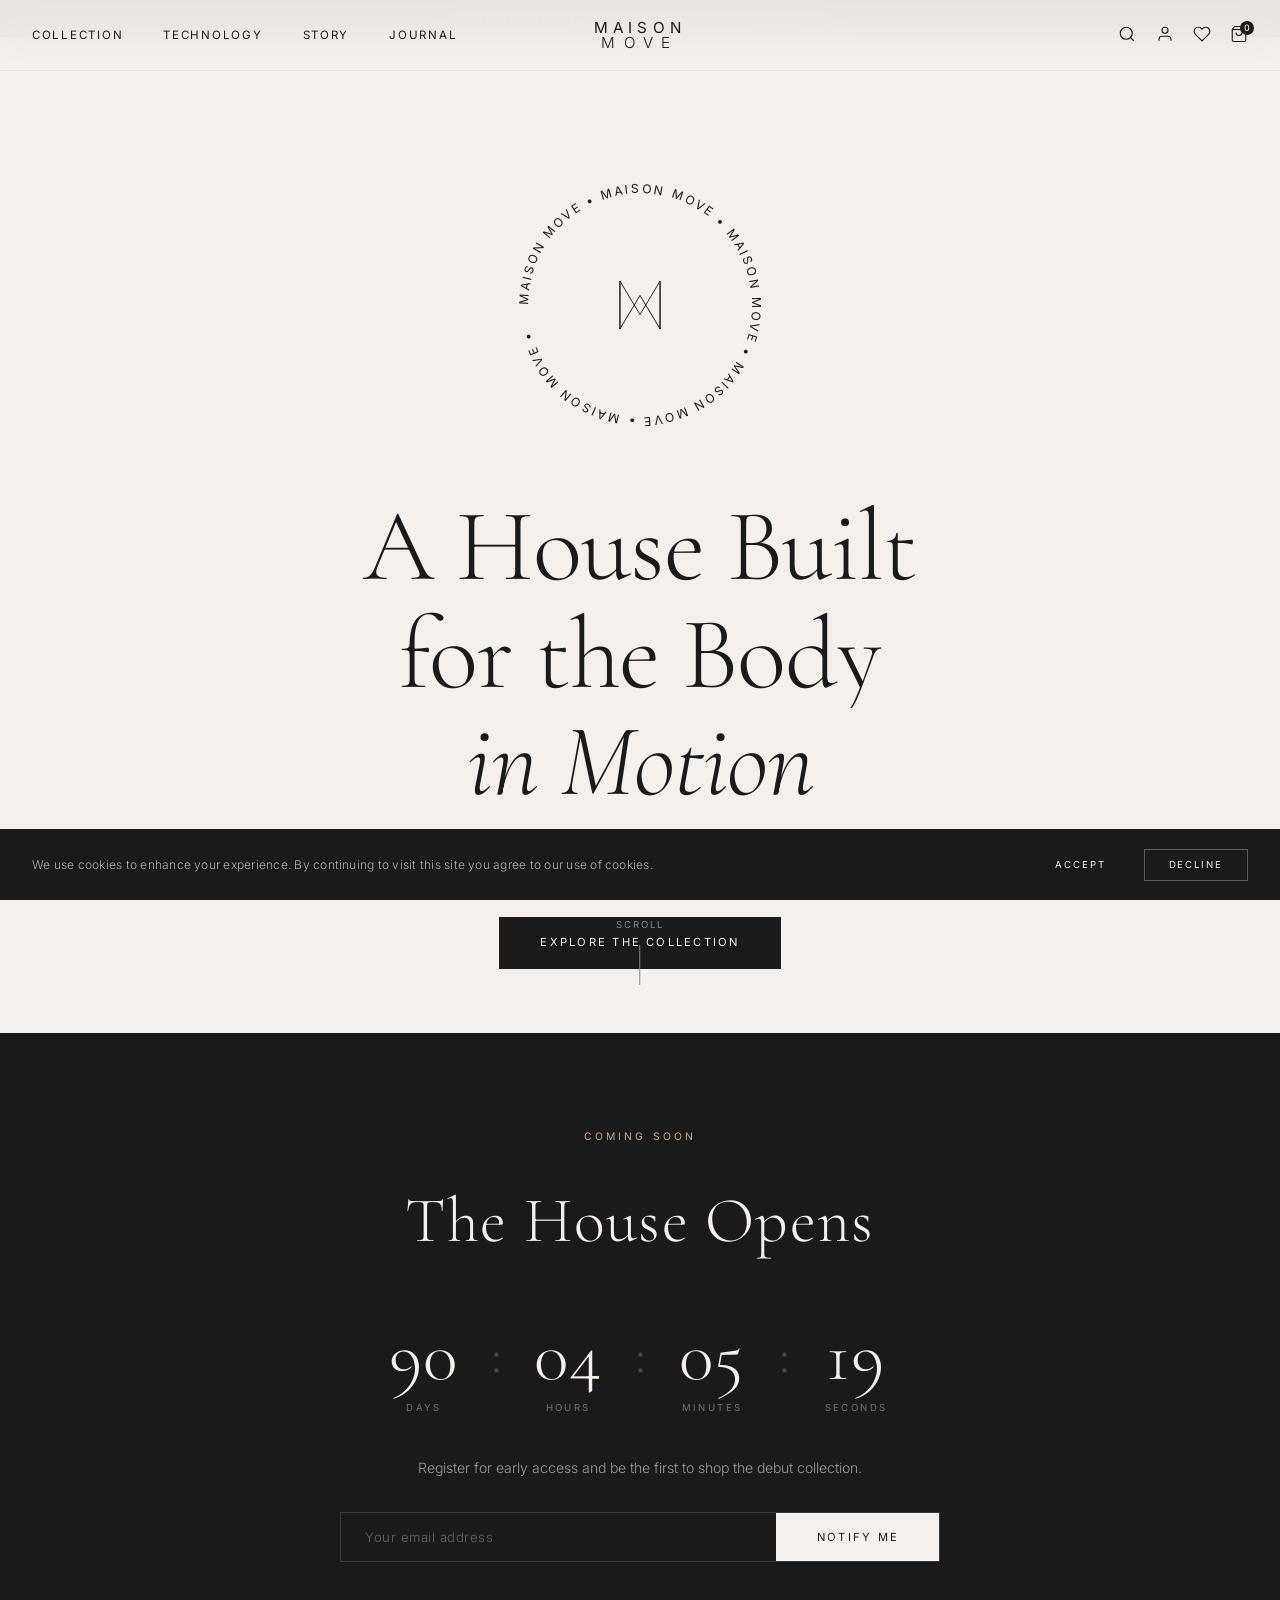
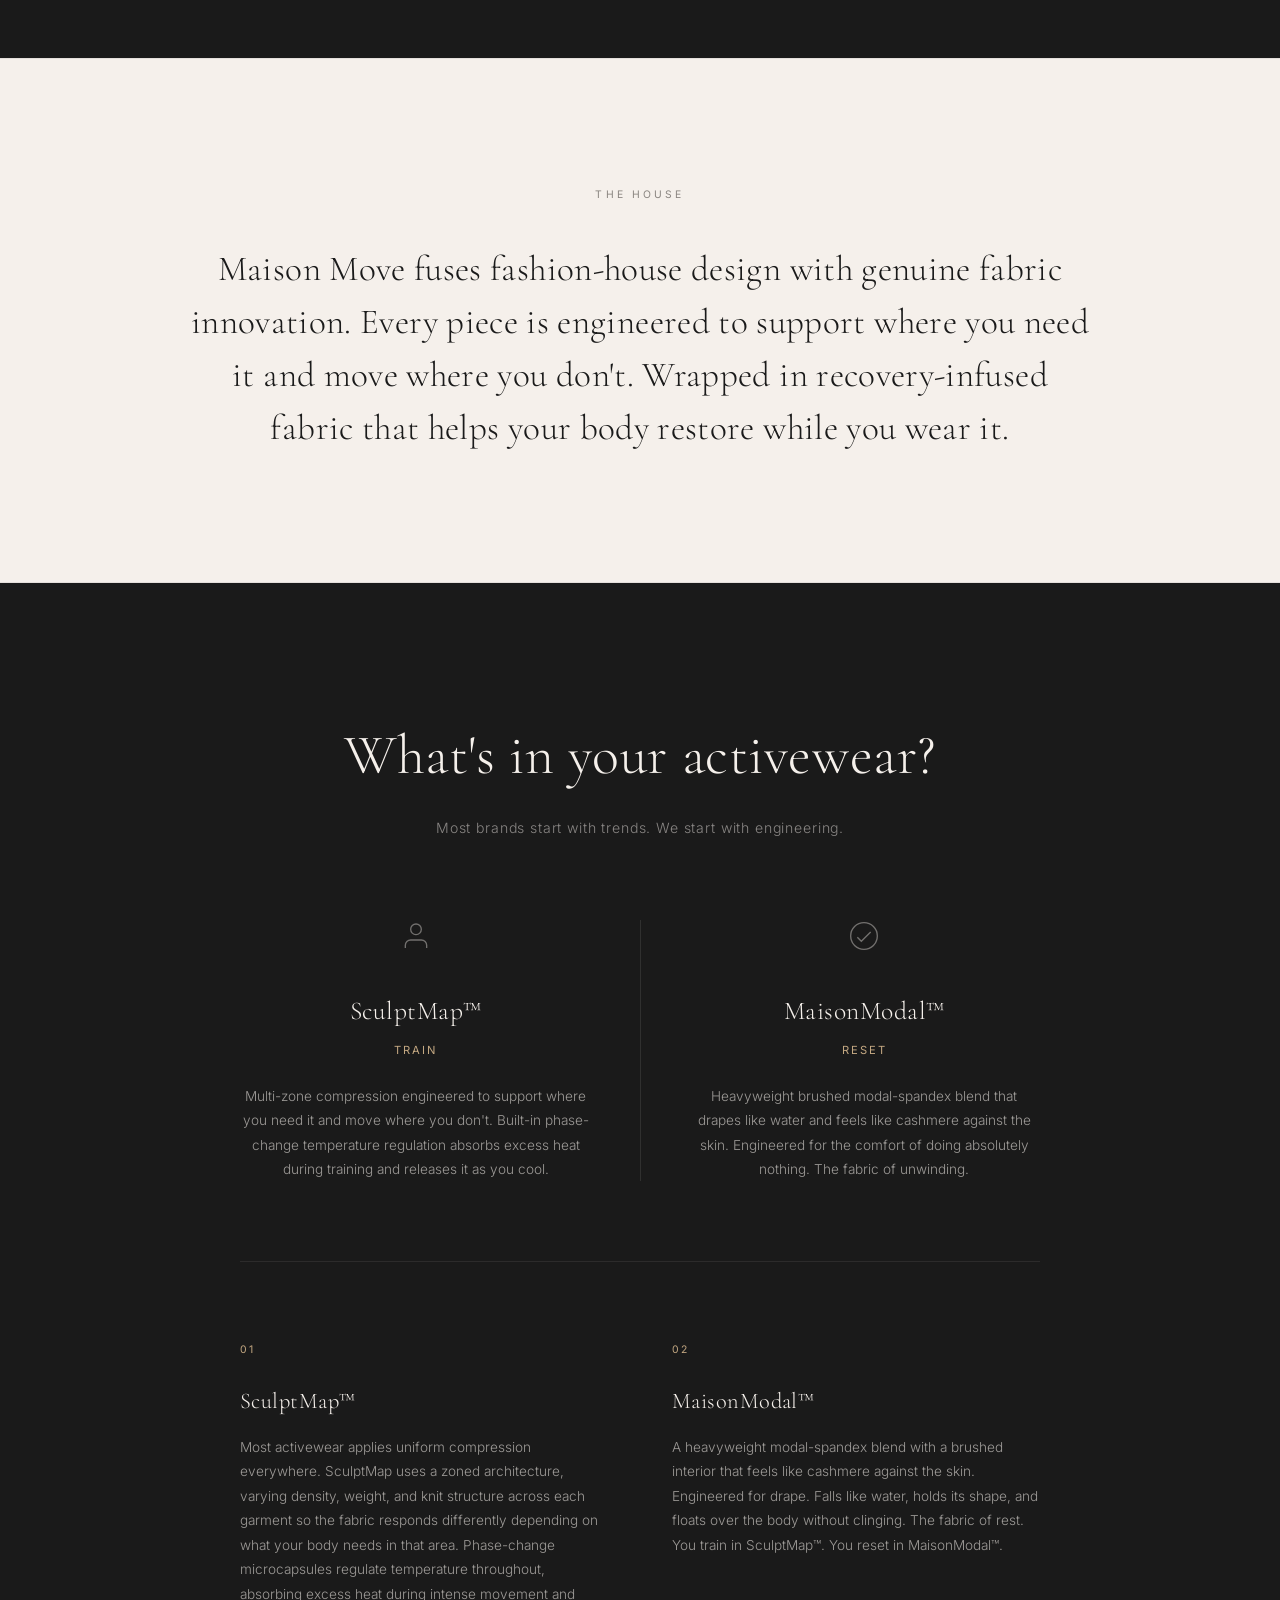
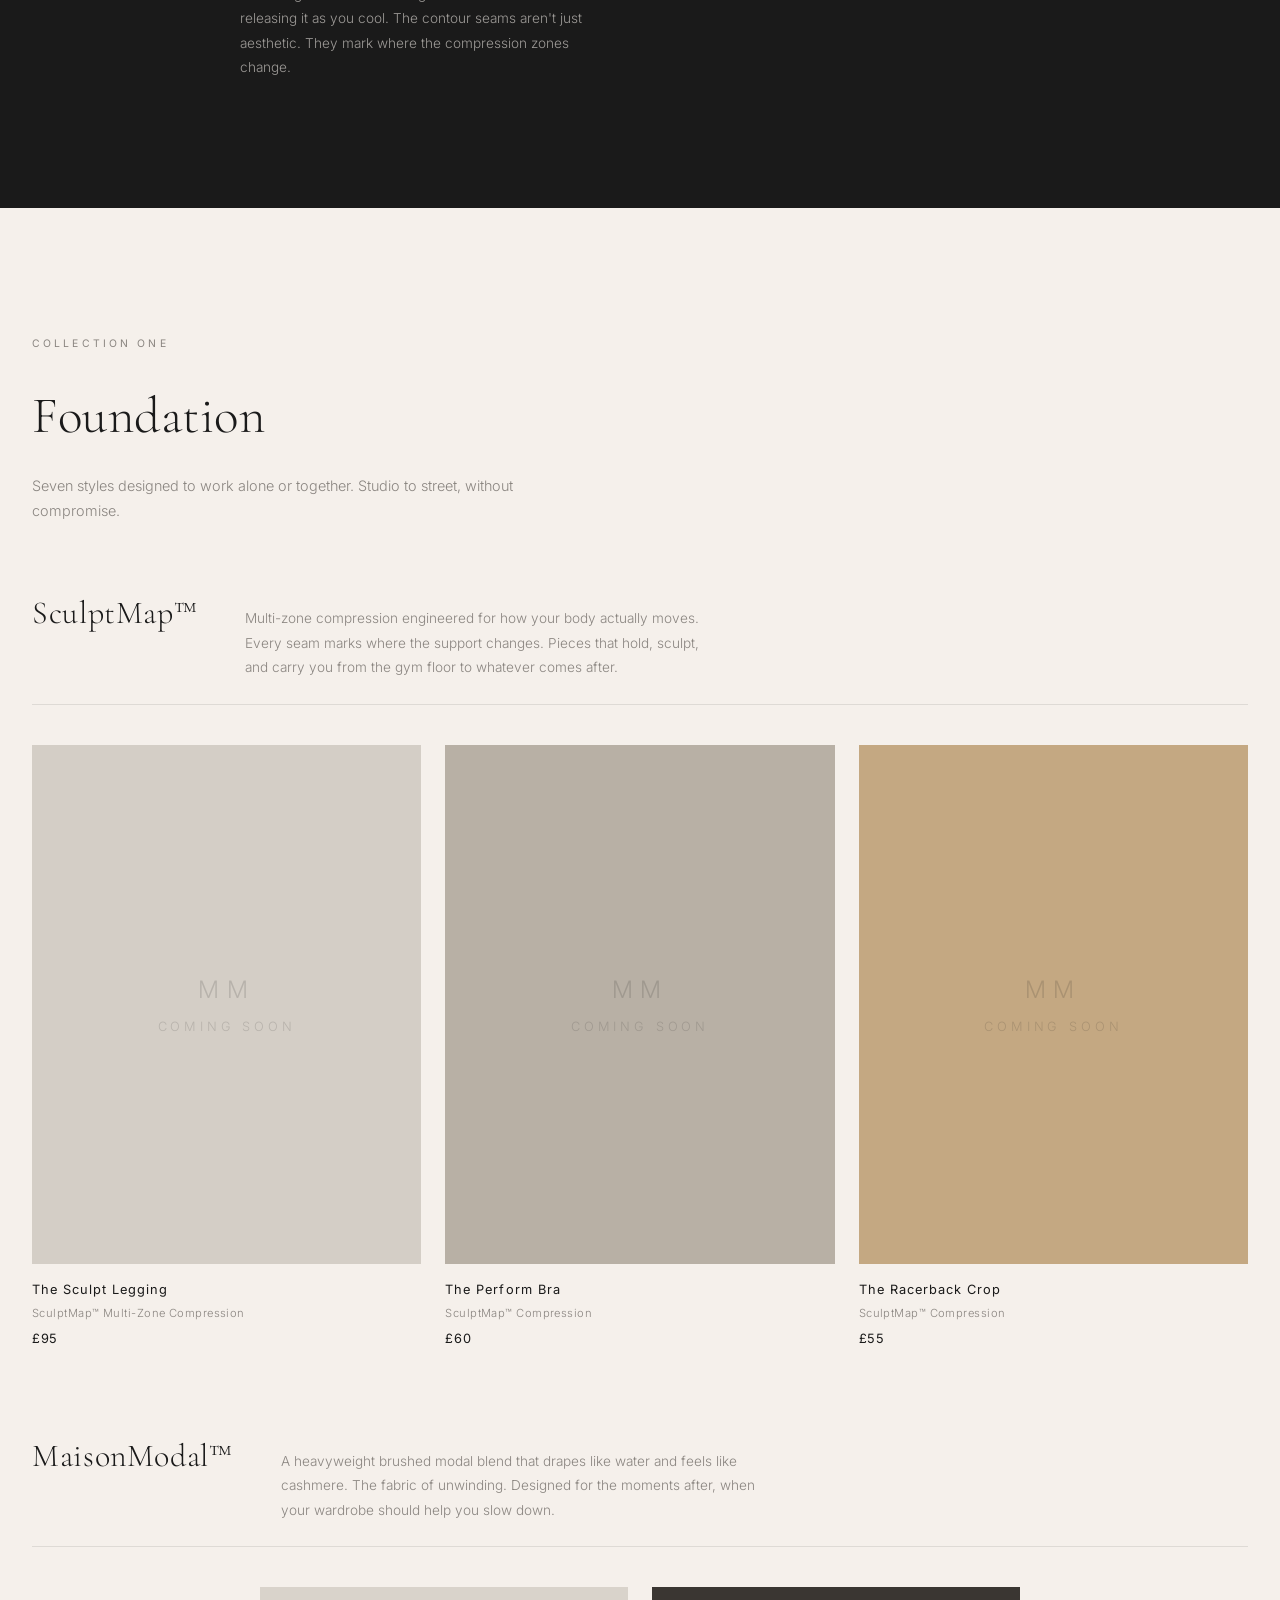
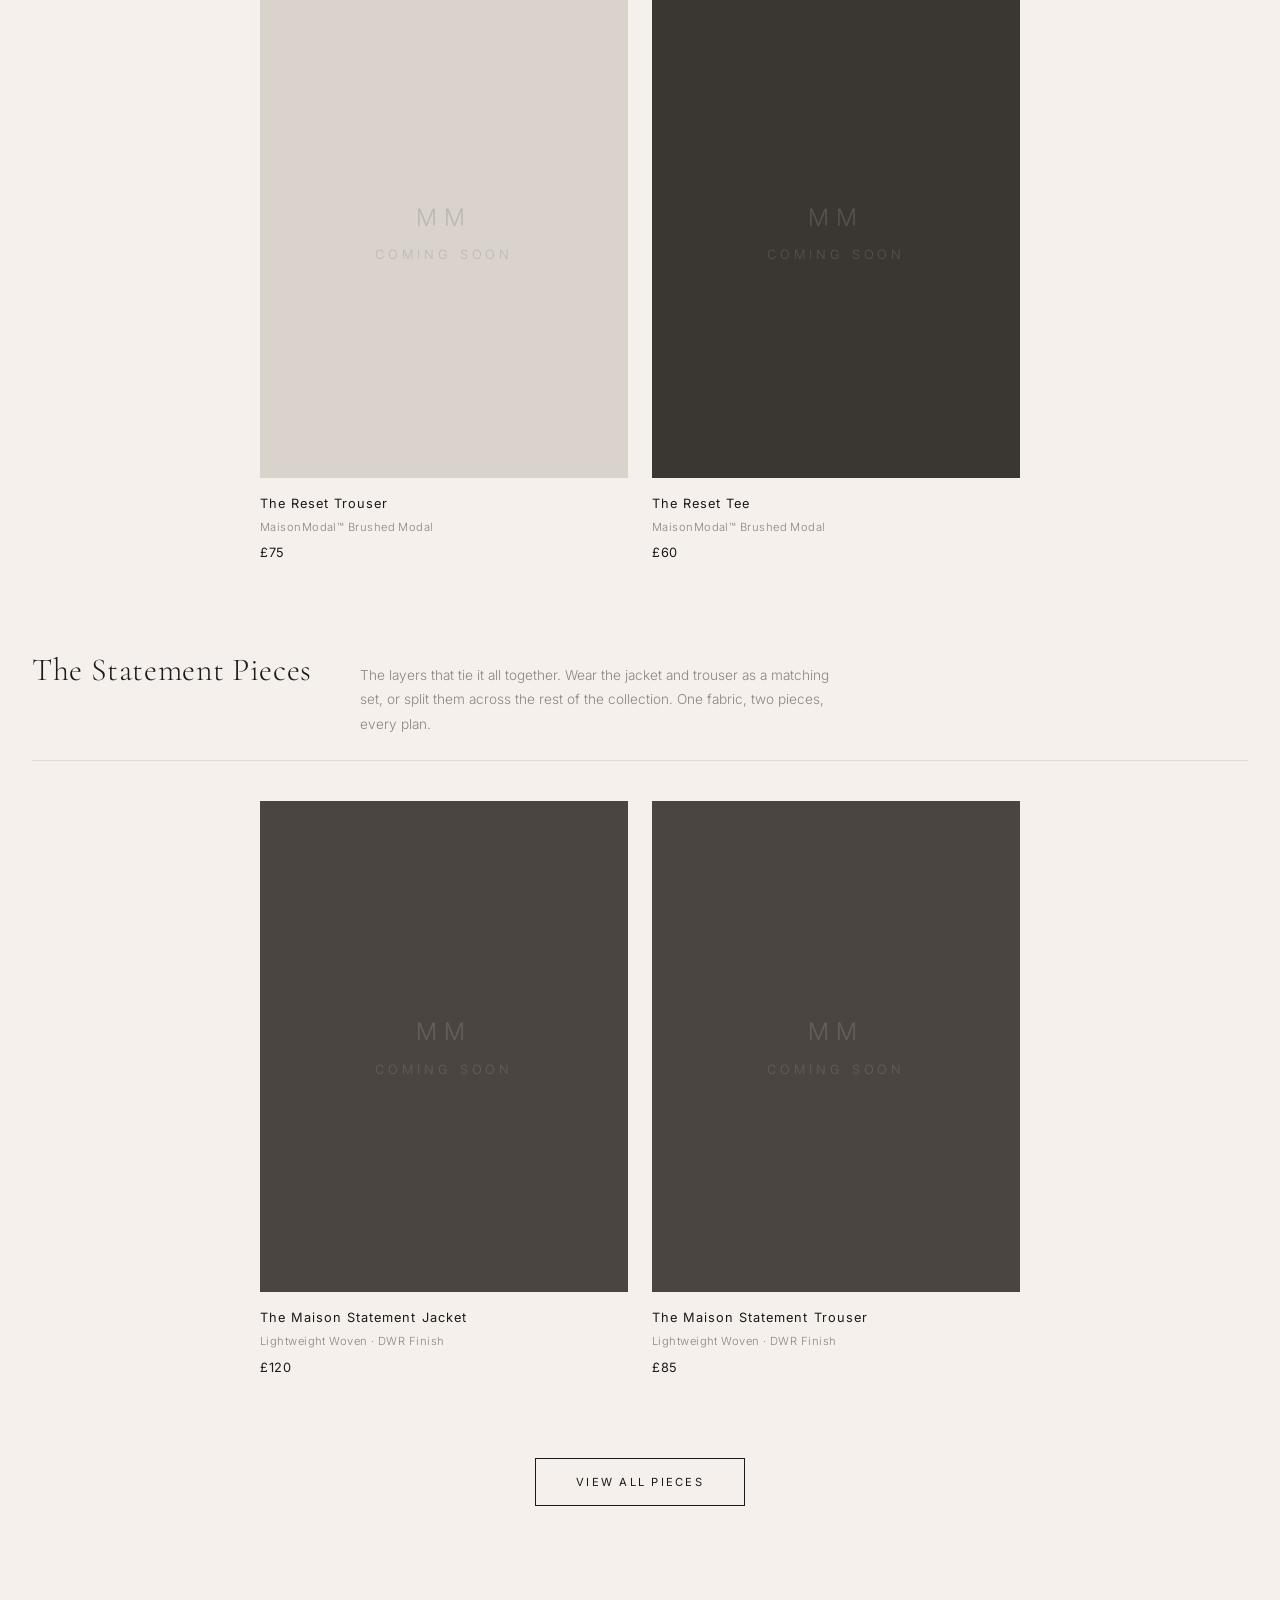
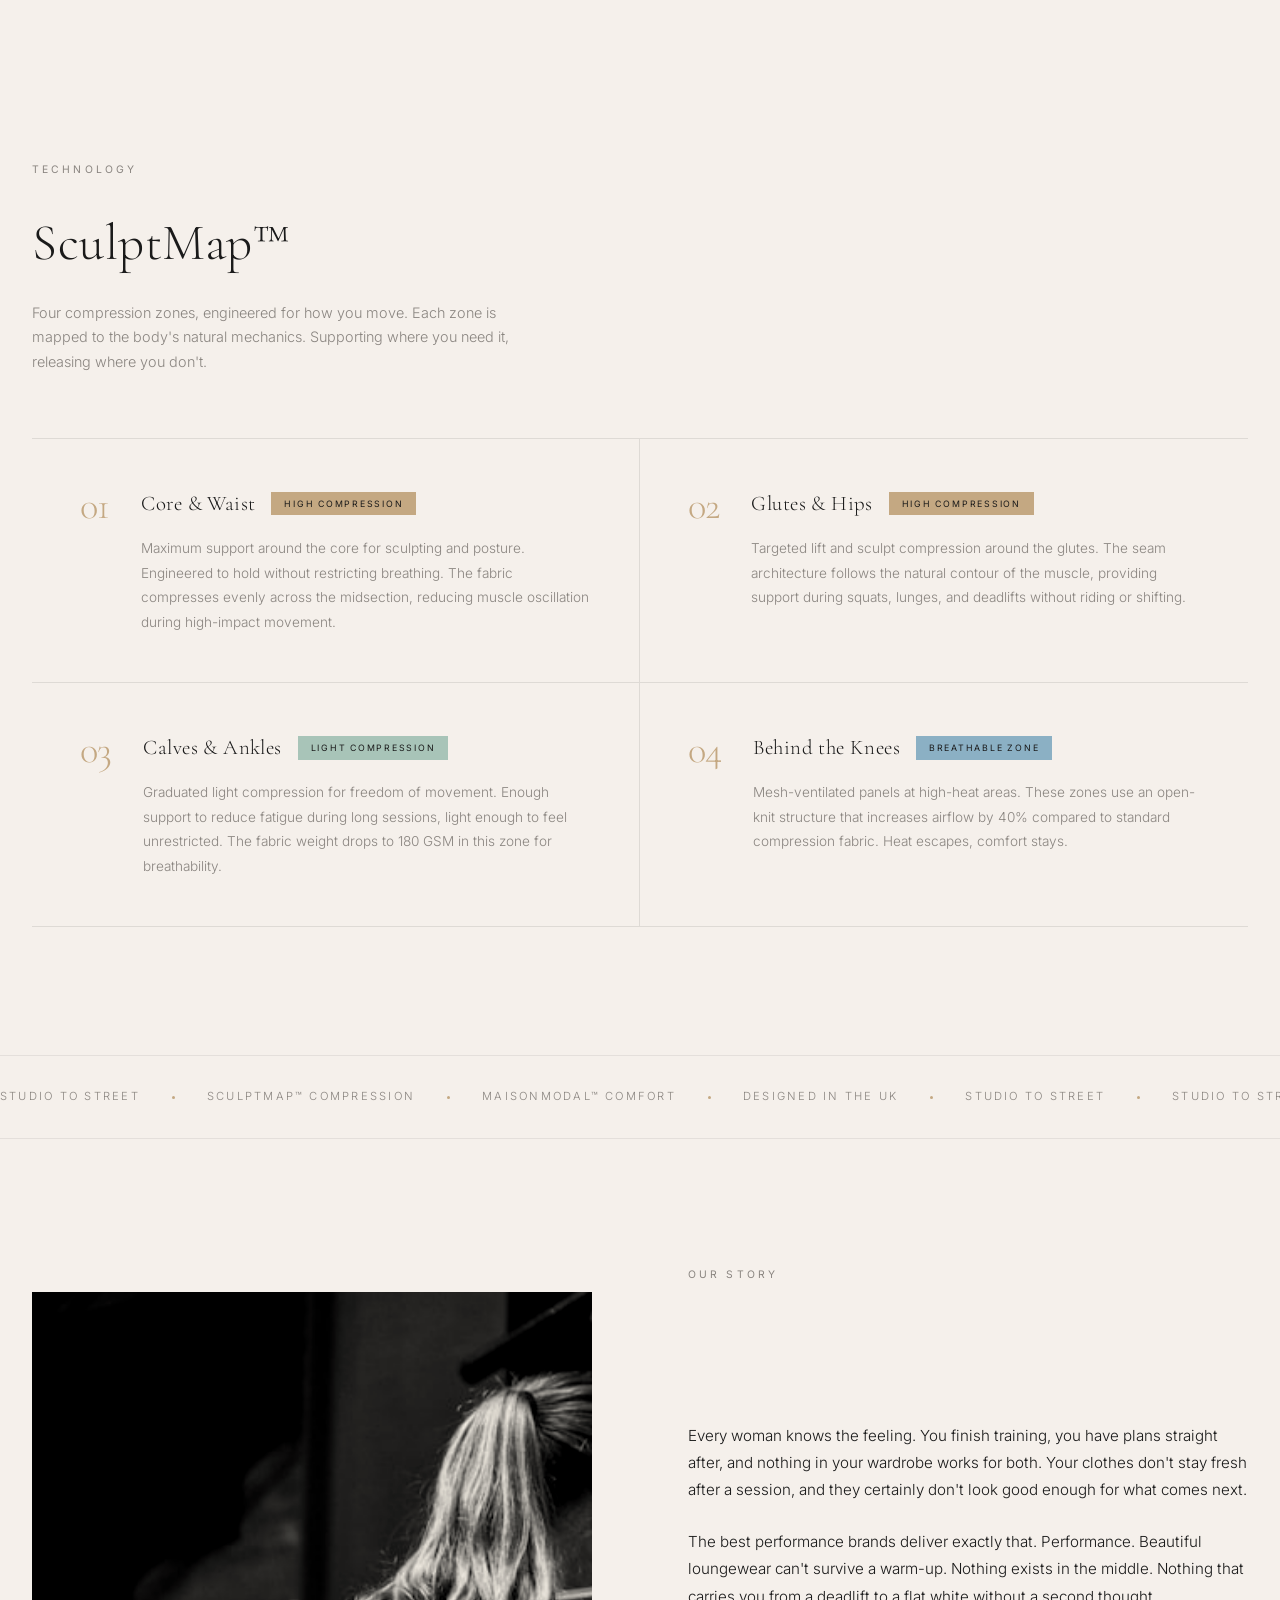
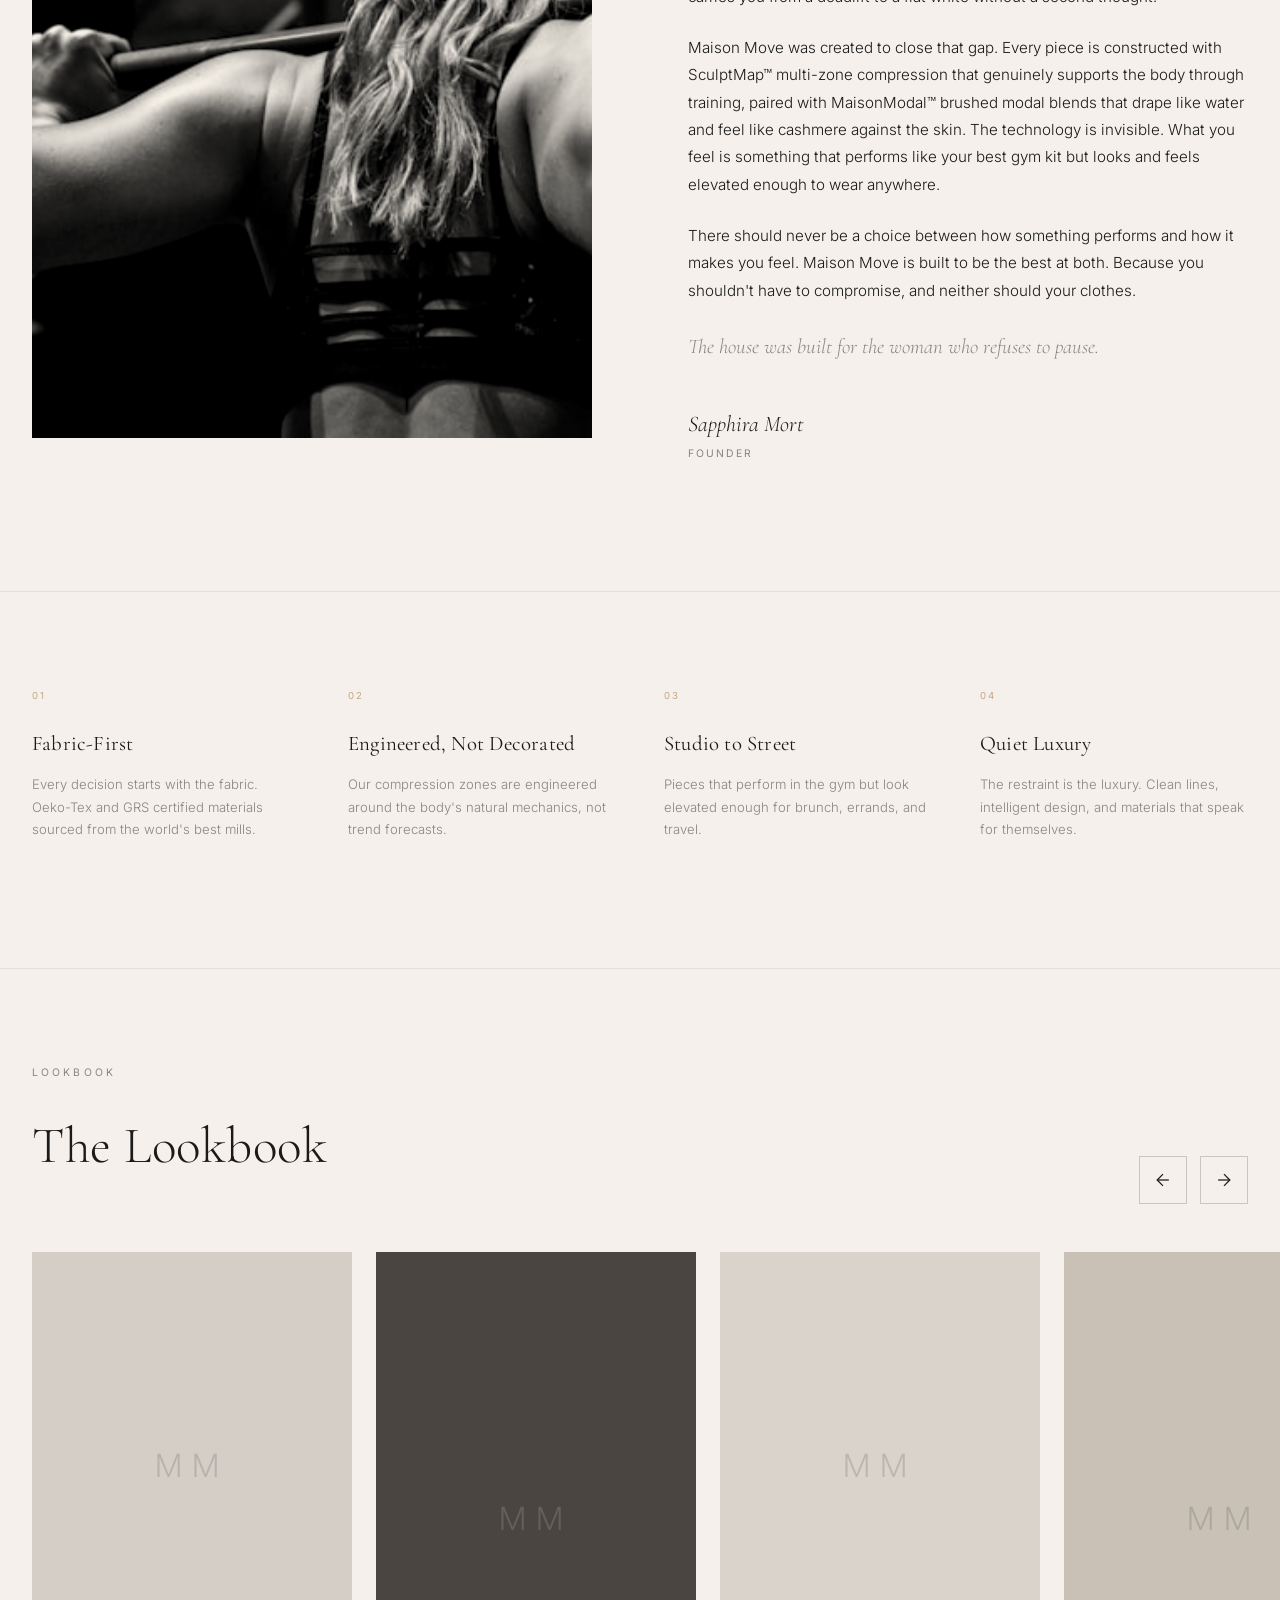
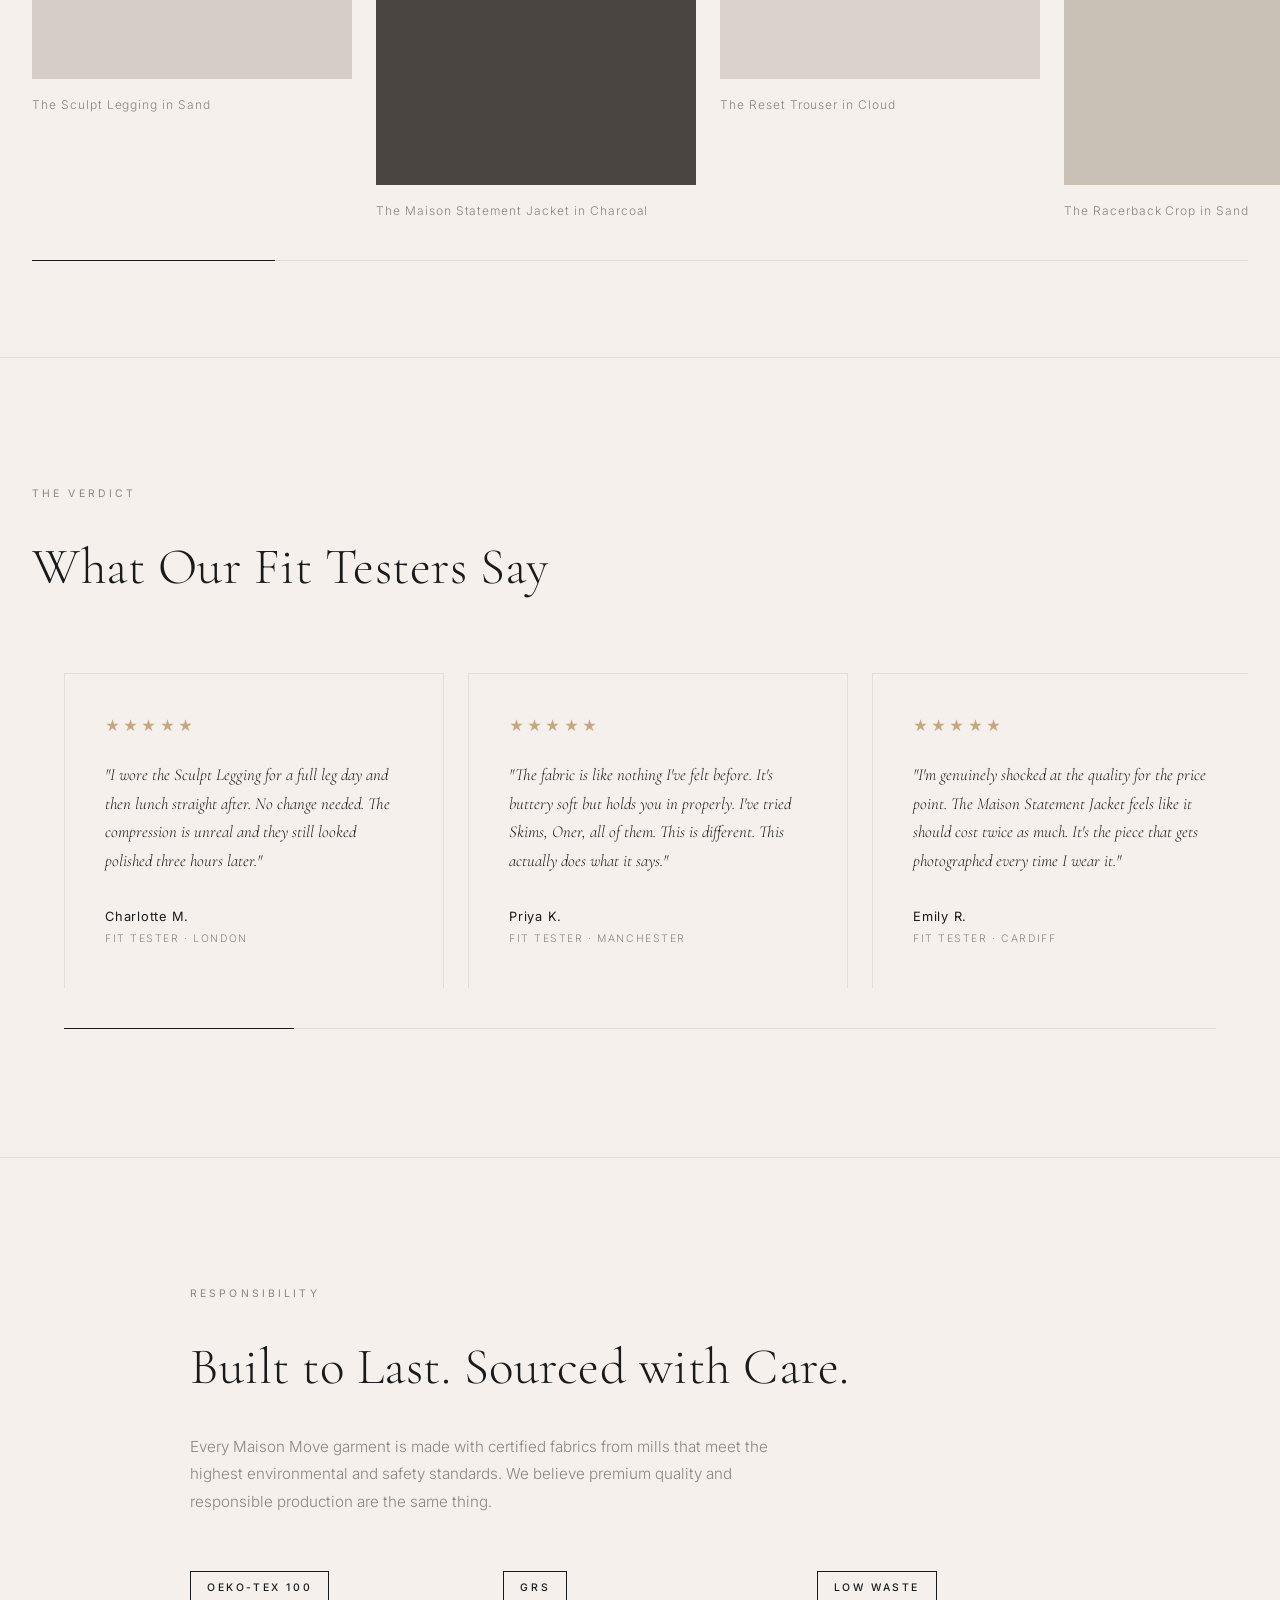
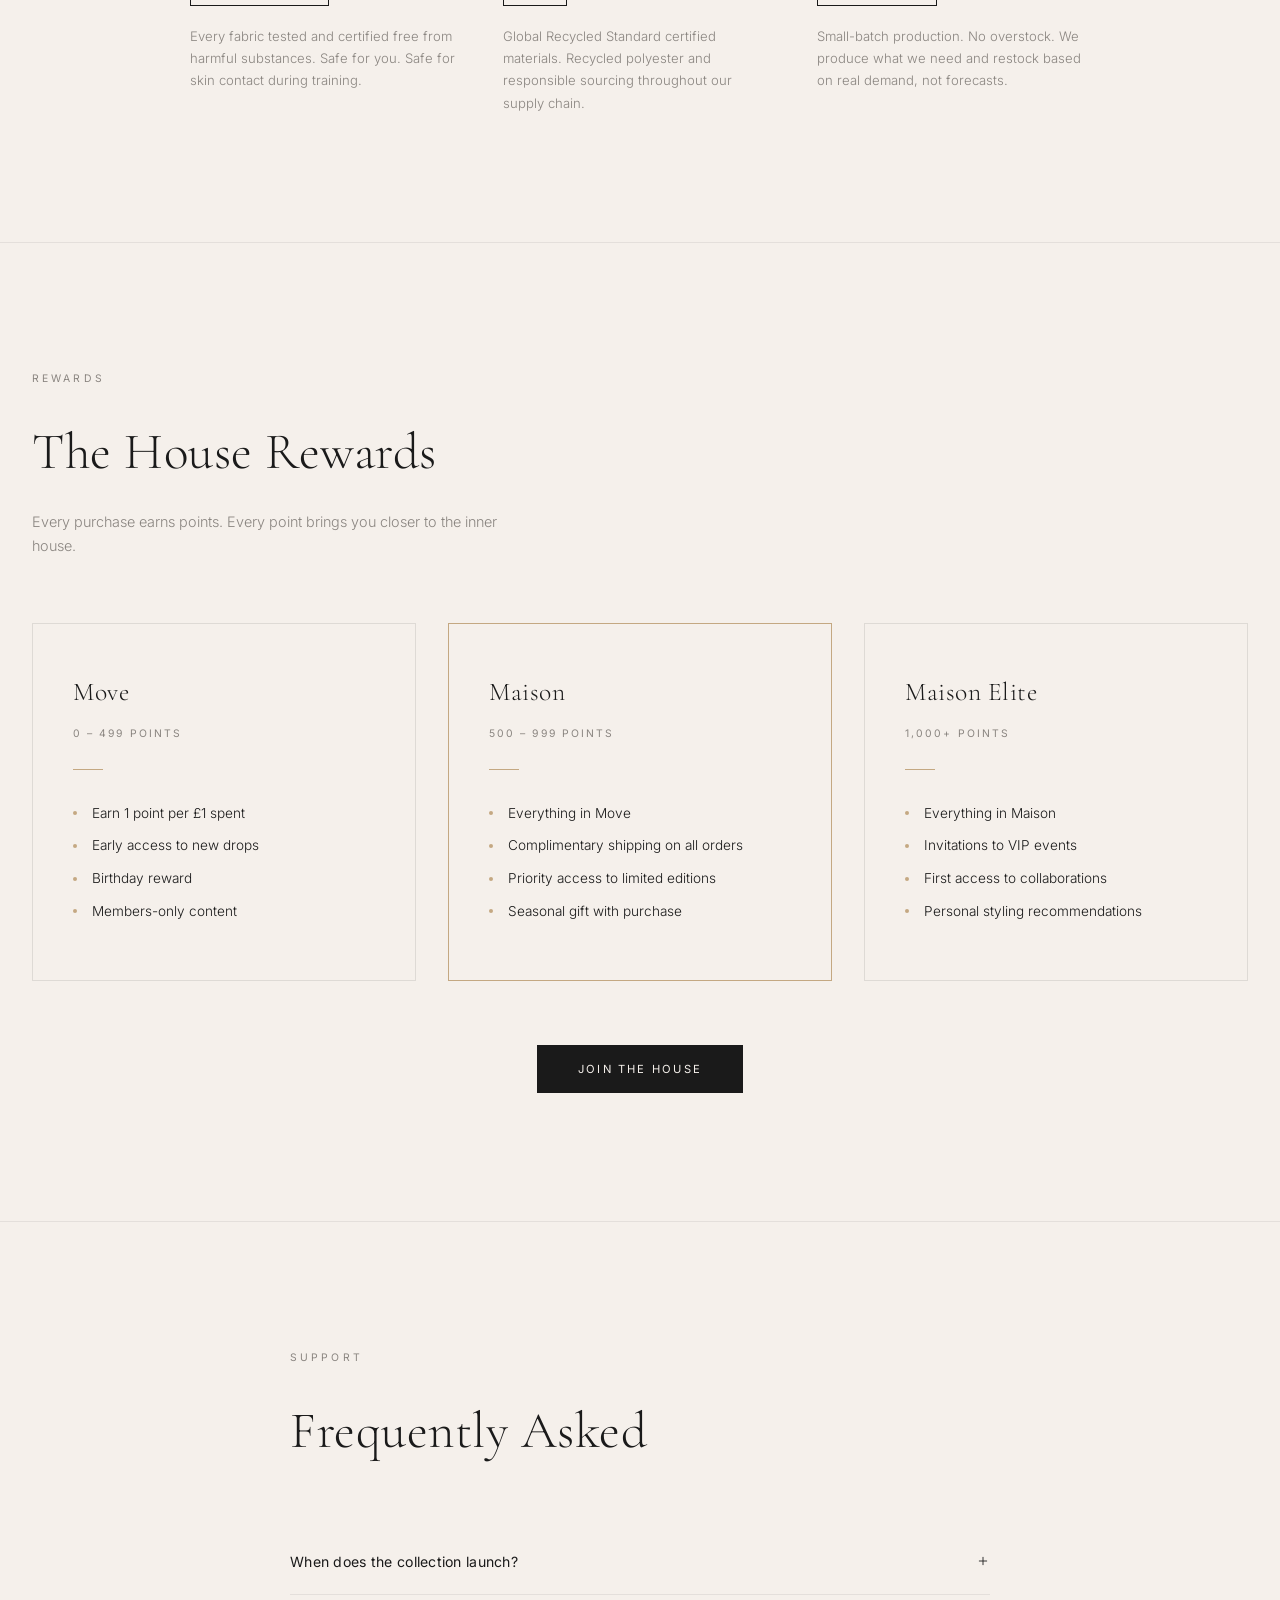
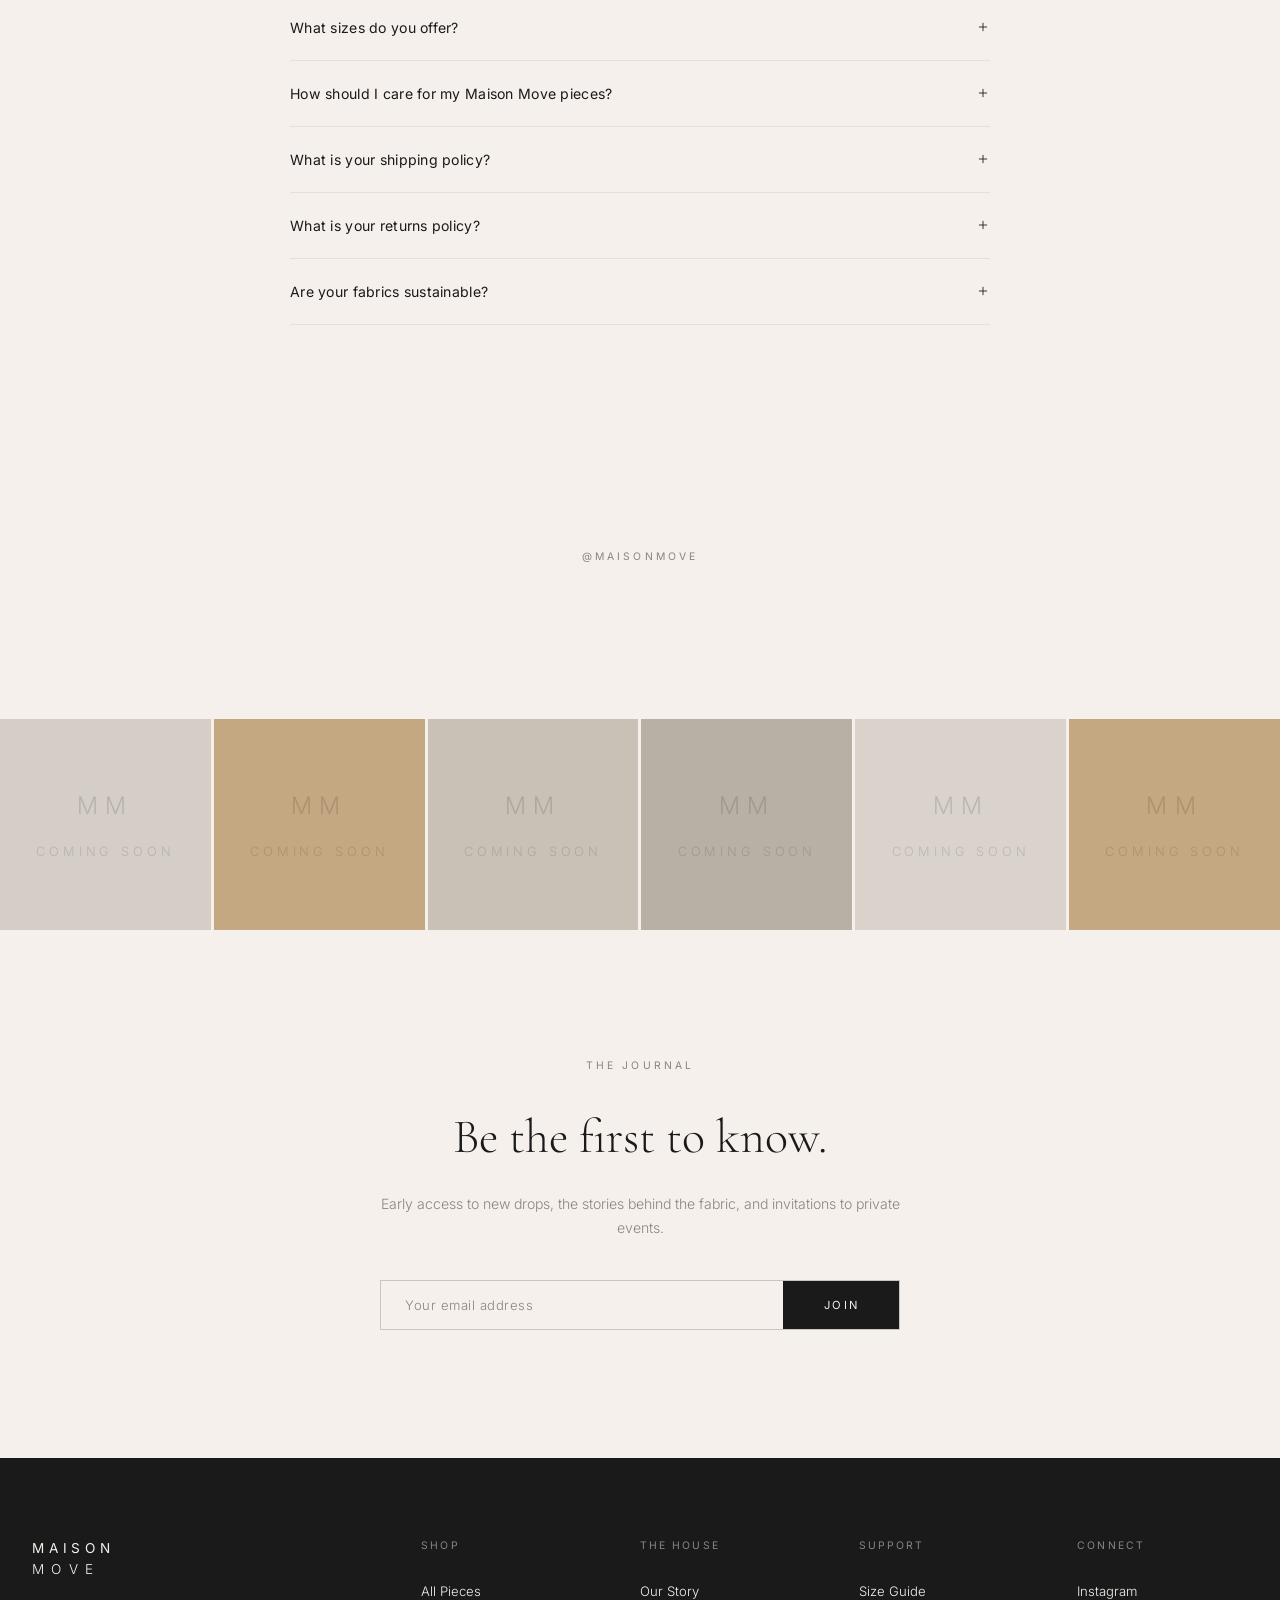
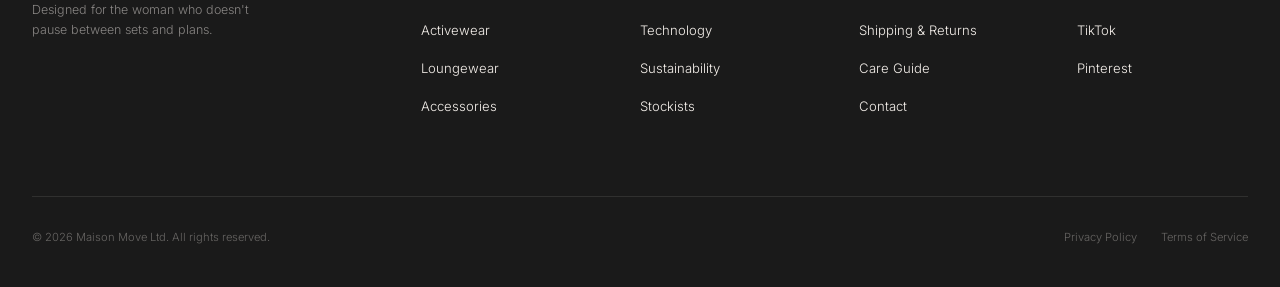
<file: index.html>
<!DOCTYPE html>
<html lang="en">
<head>
  <meta charset="UTF-8">
  <meta name="viewport" content="width=device-width, initial-scale=1.0">
  <title>MAISON MOVE | A House Built for the Body in Motion</title>
  <meta name="description" content="Premium activewear and loungewear fusing fashion-house design with fabric innovation. SculptMap compression. MaisonModal comfort. Designed for the woman who doesn't pause between sets and plans.">
  <link rel="preconnect" href="https://fonts.googleapis.com">
  <link rel="preconnect" href="https://fonts.gstatic.com" crossorigin>
  <link href="https://fonts.googleapis.com/css2?family=Cormorant+Garamond:ital,wght@0,300;0,400;0,500;0,600;1,300;1,400&family=Inter:wght@300;400;500&display=swap" rel="stylesheet">
  <link rel="stylesheet" href="styles.css">
</head>
<body>

  <!-- Loading Screen -->
  <div class="loader" id="loader">
    <div class="loader-content">
      <svg class="loader-monogram" viewBox="0 0 44 52" fill="none" stroke="currentColor" stroke-width="1" stroke-linecap="round" stroke-linejoin="round">
        <polyline points="1,51 1,1 22,36 43,1 43,51" fill="none" />
        <polyline points="1,1 1,51 22,16 43,51 43,1" fill="none" />
      </svg>
    </div>
  </div>

  <!-- Announcement Bar -->
  <div class="announcement-bar">
    <p>Complimentary shipping on orders over &pound;100</p>
  </div>

  <!-- Navigation -->
  <nav class="nav">
    <div class="nav-inner">
      <button class="nav-toggle" aria-label="Menu">
        <span></span>
        <span></span>
      </button>
      <a href="/" class="nav-logo">
        <span class="logo-maison">MAISON</span>
        <span class="logo-move">MOVE</span>
      </a>
      <div class="nav-links">
        <a href="#collection">Collection</a>
        <a href="#technology">Technology</a>
        <a href="#story">Story</a>
        <a href="#journal">Journal</a>
      </div>
      <div class="nav-actions">
        <button class="nav-action" aria-label="Search">
          <svg width="18" height="18" viewBox="0 0 24 24" fill="none" stroke="currentColor" stroke-width="1.5">
            <circle cx="11" cy="11" r="8"/><path d="m21 21-4.35-4.35"/>
          </svg>
        </button>
        <button class="nav-action" aria-label="Account" onclick="document.getElementById('account-modal').classList.add('active')">
          <svg width="18" height="18" viewBox="0 0 24 24" fill="none" stroke="currentColor" stroke-width="1.5">
            <path d="M20 21v-2a4 4 0 0 0-4-4H8a4 4 0 0 0-4 4v2"/><circle cx="12" cy="7" r="4"/>
          </svg>
        </button>
        <button class="nav-action wishlist-nav-btn" aria-label="Wishlist" onclick="document.getElementById('wishlist-modal').classList.add('active')">
          <svg width="18" height="18" viewBox="0 0 24 24" fill="none" stroke="currentColor" stroke-width="1.5">
            <path d="M20.84 4.61a5.5 5.5 0 0 0-7.78 0L12 5.67l-1.06-1.06a5.5 5.5 0 0 0-7.78 7.78l1.06 1.06L12 21.23l7.78-7.78 1.06-1.06a5.5 5.5 0 0 0 0-7.78z"/>
          </svg>
          <span class="wishlist-count" id="wishlist-count">0</span>
        </button>
        <button class="nav-action cart-action" aria-label="Cart">
          <svg width="18" height="18" viewBox="0 0 24 24" fill="none" stroke="currentColor" stroke-width="1.5">
            <path d="M6 2 3 6v14a2 2 0 0 0 2 2h14a2 2 0 0 0 2-2V6l-3-4Z"/><path d="M3 6h18"/><path d="M16 10a4 4 0 0 1-8 0"/>
          </svg>
          <span class="cart-count">0</span>
        </button>
      </div>
    </div>
  </nav>

  <!-- Mobile Menu -->
  <div class="mobile-menu">
    <div class="mobile-menu-inner">
      <a href="#collection">Collection</a>
      <a href="#technology">Technology</a>
      <a href="#story">Story</a>
      <a href="#journal">Journal</a>
    </div>
  </div>

  <!-- Hero -->
  <section class="hero">
    <div class="hero-content">
      <!-- Rotating text circle -->
      <div class="rotating-circle">
        <svg viewBox="0 0 300 300" class="rotating-text-svg">
          <defs>
            <path id="circlePath" d="M 150,150 m -120,0 a 120,120 0 1,1 240,0 a 120,120 0 1,1 -240,0" />
          </defs>
          <text>
            <textPath href="#circlePath" class="circle-text">
              MAISON MOVE &bull; MAISON MOVE &bull; MAISON MOVE &bull; MAISON MOVE &bull; MAISON MOVE &bull;
            </textPath>
          </text>
        </svg>
        <div class="rotating-circle-inner">
          <svg class="circle-monogram" viewBox="0 0 44 52" fill="none" stroke="currentColor" stroke-width="1" stroke-linecap="round" stroke-linejoin="round">
            <polyline points="1,51 1,1 22,36 43,1 43,51" fill="none" />
            <polyline points="1,1 1,51 22,16 43,51 43,1" fill="none" />
          </svg>
        </div>
      </div>

      <h1 class="hero-title">
        <span>A House Built</span>
        <span>for the Body</span>
        <span><em>in Motion</em></span>
      </h1>
      <p class="hero-subtitle">Designed for the woman who doesn't pause between sets and plans.</p>
      <a href="#collection" class="btn btn-primary">Explore the Collection</a>
    </div>
    <div class="hero-scroll-indicator">
      <span>Scroll</span>
      <div class="scroll-line"></div>
    </div>
  </section>

  <!-- Countdown -->
  <section class="countdown-section">
    <div class="container">
      <div class="countdown-inner">
        <span class="section-label">Coming Soon</span>
        <h2 class="countdown-title">The House Opens</h2>
        <div class="countdown-timer" id="countdown">
          <div class="countdown-block">
            <span class="countdown-number" id="cd-days">00</span>
            <span class="countdown-label">Days</span>
          </div>
          <div class="countdown-separator">:</div>
          <div class="countdown-block">
            <span class="countdown-number" id="cd-hours">00</span>
            <span class="countdown-label">Hours</span>
          </div>
          <div class="countdown-separator">:</div>
          <div class="countdown-block">
            <span class="countdown-number" id="cd-minutes">00</span>
            <span class="countdown-label">Minutes</span>
          </div>
          <div class="countdown-separator">:</div>
          <div class="countdown-block">
            <span class="countdown-number" id="cd-seconds">00</span>
            <span class="countdown-label">Seconds</span>
          </div>
        </div>
        <p class="countdown-text">Register for early access and be the first to shop the debut collection.</p>
        <form class="countdown-form" onsubmit="event.preventDefault(); this.querySelector('.countdown-success').style.display='block'; this.querySelector('button').textContent='Registered';">
          <div class="newsletter-input-group">
            <input type="email" placeholder="Your email address" required>
            <button type="submit" class="btn btn-primary">Notify Me</button>
          </div>
          <p class="countdown-success">You're on the list. Welcome to the house.</p>
        </form>
      </div>
    </div>
  </section>

  <!-- Brand Statement -->
  <section class="brand-statement">
    <div class="container">
      <div class="brand-statement-inner">
        <div class="brand-statement-label">The House</div>
        <p class="brand-statement-text">
          Maison Move fuses fashion-house design with genuine fabric innovation.
          Every piece is engineered to support where you need it and move where you don't.
          Wrapped in recovery-infused fabric that helps your body restore while you wear it.
        </p>
      </div>
    </div>
  </section>

  <!-- Tech Differentiator -->
  <section class="tech-diff">
    <div class="container">
      <div class="tech-diff-header">
        <h2 class="tech-diff-question">What's in your activewear?</h2>
        <p class="tech-diff-sub">Most brands start with trends. We start with engineering.</p>
      </div>
      <div class="tech-diff-grid tech-diff-grid-two">
        <div class="tech-diff-item">
          <div class="tech-diff-icon">
            <svg width="32" height="32" viewBox="0 0 24 24" fill="none" stroke="currentColor" stroke-width="1">
              <path d="M20 21v-2a4 4 0 0 0-4-4H8a4 4 0 0 0-4 4v2"/><circle cx="12" cy="7" r="4"/>
            </svg>
          </div>
          <h3 class="tech-diff-name">SculptMap&trade;</h3>
          <p class="tech-diff-stat">Train</p>
          <p class="tech-diff-desc">Multi-zone compression engineered to support where you need it and move where you don't. Built-in phase-change temperature regulation absorbs excess heat during training and releases it as you cool.</p>
        </div>
        <div class="tech-diff-divider"></div>
        <div class="tech-diff-item">
          <div class="tech-diff-icon">
            <svg width="32" height="32" viewBox="0 0 24 24" fill="none" stroke="currentColor" stroke-width="1">
              <path d="M12 22c5.523 0 10-4.477 10-10S17.523 2 12 2 2 6.477 2 12s4.477 10 10 10z"/><path d="m7 13 3 3 7-7"/>
            </svg>
          </div>
          <h3 class="tech-diff-name">MaisonModal&trade;</h3>
          <p class="tech-diff-stat">Reset</p>
          <p class="tech-diff-desc">Heavyweight brushed modal-spandex blend that drapes like water and feels like cashmere against the skin. Engineered for the comfort of doing absolutely nothing. The fabric of unwinding.</p>
        </div>
      </div>
      <div class="tech-diff-detail-grid" id="technology">
        <div class="tech-diff-detail">
          <div class="tech-diff-detail-number">01</div>
          <h3>SculptMap&trade;</h3>
          <p>Most activewear applies uniform compression everywhere. SculptMap uses a zoned architecture, varying density, weight, and knit structure across each garment so the fabric responds differently depending on what your body needs in that area. Phase-change microcapsules regulate temperature throughout, absorbing excess heat during intense movement and releasing it as you cool. The contour seams aren't just aesthetic. They mark where the compression zones change.</p>
        </div>
        <div class="tech-diff-detail">
          <div class="tech-diff-detail-number">02</div>
          <h3>MaisonModal&trade;</h3>
          <p>A heavyweight modal-spandex blend with a brushed interior that feels like cashmere against the skin. Engineered for drape. Falls like water, holds its shape, and floats over the body without clinging. The fabric of rest. You train in SculptMap&trade;. You reset in MaisonModal&trade;.</p>
        </div>
      </div>
    </div>
  </section>

  <!-- Collection -->
  <section class="collection" id="collection">
    <div class="container">
      <div class="section-header">
        <span class="section-label">Collection One</span>
        <h2 class="section-title">Foundation</h2>
        <p class="section-description">Seven styles designed to work alone or together. Studio to street, without compromise.</p>
      </div>

      <!-- Train -->
      <div class="collection-group">
        <div class="collection-group-header">
          <h3 class="collection-group-title">SculptMap&trade;</h3>
          <p class="collection-group-story">Multi-zone compression engineered for how your body actually moves. Every seam marks where the support changes. Pieces that hold, sculpt, and carry you from the gym floor to whatever comes after.</p>
        </div>
        <div class="collection-grid">
          <div class="collection-item" data-product="sculpt-legging">
            <div class="collection-image" style="background-color: #d4cec6;">
              <div class="collection-placeholder">
                <span class="placeholder-mm">MM</span>
                <span class="placeholder-soon">Coming Soon</span>
              </div>
              <button class="wishlist-btn" aria-label="Add to wishlist">
                <svg width="18" height="18" viewBox="0 0 24 24" fill="none" stroke="currentColor" stroke-width="1.5"><path d="M20.84 4.61a5.5 5.5 0 0 0-7.78 0L12 5.67l-1.06-1.06a5.5 5.5 0 0 0-7.78 7.78l1.06 1.06L12 21.23l7.78-7.78 1.06-1.06a5.5 5.5 0 0 0 0-7.78z"/></svg>
              </button>
            </div>
            <div class="collection-info">
              <h3>The Sculpt Legging</h3>
              <p class="collection-tech">SculptMap&trade; Multi-Zone Compression</p>
              <p class="collection-price">&pound;95</p>
            </div>
          </div>
          <div class="collection-item" data-product="perform-bra">
            <div class="collection-image" style="background-color: #b8b0a5;">
              <div class="collection-placeholder">
                <span class="placeholder-mm">MM</span>
                <span class="placeholder-soon">Coming Soon</span>
              </div>
              <button class="wishlist-btn" aria-label="Add to wishlist">
                <svg width="18" height="18" viewBox="0 0 24 24" fill="none" stroke="currentColor" stroke-width="1.5"><path d="M20.84 4.61a5.5 5.5 0 0 0-7.78 0L12 5.67l-1.06-1.06a5.5 5.5 0 0 0-7.78 7.78l1.06 1.06L12 21.23l7.78-7.78 1.06-1.06a5.5 5.5 0 0 0 0-7.78z"/></svg>
              </button>
            </div>
            <div class="collection-info">
              <h3>The Perform Bra</h3>
              <p class="collection-tech">SculptMap&trade; Compression</p>
              <p class="collection-price">&pound;60</p>
            </div>
          </div>
          <div class="collection-item" data-product="racerback-crop">
            <div class="collection-image" style="background-color: #c4a882;">
              <div class="collection-placeholder">
                <span class="placeholder-mm">MM</span>
                <span class="placeholder-soon">Coming Soon</span>
              </div>
              <button class="wishlist-btn" aria-label="Add to wishlist">
                <svg width="18" height="18" viewBox="0 0 24 24" fill="none" stroke="currentColor" stroke-width="1.5"><path d="M20.84 4.61a5.5 5.5 0 0 0-7.78 0L12 5.67l-1.06-1.06a5.5 5.5 0 0 0-7.78 7.78l1.06 1.06L12 21.23l7.78-7.78 1.06-1.06a5.5 5.5 0 0 0 0-7.78z"/></svg>
              </button>
            </div>
            <div class="collection-info">
              <h3>The Racerback Crop</h3>
              <p class="collection-tech">SculptMap&trade; Compression</p>
              <p class="collection-price">&pound;55</p>
            </div>
          </div>
        </div>
      </div>

      <!-- Reset -->
      <div class="collection-group">
        <div class="collection-group-header">
          <h3 class="collection-group-title">MaisonModal&trade;</h3>
          <p class="collection-group-story">A heavyweight brushed modal blend that drapes like water and feels like cashmere. The fabric of unwinding. Designed for the moments after, when your wardrobe should help you slow down.</p>
        </div>
        <div class="collection-grid collection-grid-pair">
          <div class="collection-item" data-product="wide-leg-trouser">
            <div class="collection-image" style="background-color: #d9d3cb;">
              <div class="collection-placeholder">
                <span class="placeholder-mm">MM</span>
                <span class="placeholder-soon">Coming Soon</span>
              </div>
              <button class="wishlist-btn" aria-label="Add to wishlist">
                <svg width="18" height="18" viewBox="0 0 24 24" fill="none" stroke="currentColor" stroke-width="1.5"><path d="M20.84 4.61a5.5 5.5 0 0 0-7.78 0L12 5.67l-1.06-1.06a5.5 5.5 0 0 0-7.78 7.78l1.06 1.06L12 21.23l7.78-7.78 1.06-1.06a5.5 5.5 0 0 0 0-7.78z"/></svg>
              </button>
            </div>
            <div class="collection-info">
              <h3>The Reset Trouser</h3>
              <p class="collection-tech">MaisonModal&trade; Brushed Modal</p>
              <p class="collection-price">&pound;75</p>
            </div>
          </div>
          <div class="collection-item" data-product="lounge-tee">
            <div class="collection-image" style="background-color: #3a3632;">
              <div class="collection-placeholder placeholder-light">
                <span class="placeholder-mm">MM</span>
                <span class="placeholder-soon">Coming Soon</span>
              </div>
              <button class="wishlist-btn wishlist-btn-light" aria-label="Add to wishlist">
                <svg width="18" height="18" viewBox="0 0 24 24" fill="none" stroke="currentColor" stroke-width="1.5"><path d="M20.84 4.61a5.5 5.5 0 0 0-7.78 0L12 5.67l-1.06-1.06a5.5 5.5 0 0 0-7.78 7.78l1.06 1.06L12 21.23l7.78-7.78 1.06-1.06a5.5 5.5 0 0 0 0-7.78z"/></svg>
              </button>
            </div>
            <div class="collection-info">
              <h3>The Reset Tee</h3>
              <p class="collection-tech">MaisonModal&trade; Brushed Modal</p>
              <p class="collection-price">&pound;60</p>
            </div>
          </div>
        </div>
      </div>

      <!-- The Statement Pieces -->
      <div class="collection-group">
        <div class="collection-group-header">
          <h3 class="collection-group-title">The Statement Pieces</h3>
          <p class="collection-group-story">The layers that tie it all together. Wear the jacket and trouser as a matching set, or split them across the rest of the collection. One fabric, two pieces, every plan.</p>
        </div>
        <div class="collection-grid collection-grid-pair">
          <div class="collection-item" data-product="cropped-jacket">
            <div class="collection-image" style="background-color: #4a4540;">
              <div class="collection-placeholder placeholder-light">
                <span class="placeholder-mm">MM</span>
                <span class="placeholder-soon">Coming Soon</span>
              </div>
              <button class="wishlist-btn wishlist-btn-light" aria-label="Add to wishlist">
                <svg width="18" height="18" viewBox="0 0 24 24" fill="none" stroke="currentColor" stroke-width="1.5"><path d="M20.84 4.61a5.5 5.5 0 0 0-7.78 0L12 5.67l-1.06-1.06a5.5 5.5 0 0 0-7.78 7.78l1.06 1.06L12 21.23l7.78-7.78 1.06-1.06a5.5 5.5 0 0 0 0-7.78z"/></svg>
              </button>
            </div>
            <div class="collection-info">
              <h3>The Maison Statement Jacket</h3>
              <p class="collection-tech">Lightweight Woven &middot; DWR Finish</p>
              <p class="collection-price">&pound;120</p>
            </div>
          </div>
          <div class="collection-item" data-product="statement-trouser">
            <div class="collection-image" style="background-color: #4a4540;">
              <div class="collection-placeholder placeholder-light">
                <span class="placeholder-mm">MM</span>
                <span class="placeholder-soon">Coming Soon</span>
              </div>
              <button class="wishlist-btn wishlist-btn-light" aria-label="Add to wishlist">
                <svg width="18" height="18" viewBox="0 0 24 24" fill="none" stroke="currentColor" stroke-width="1.5"><path d="M20.84 4.61a5.5 5.5 0 0 0-7.78 0L12 5.67l-1.06-1.06a5.5 5.5 0 0 0-7.78 7.78l1.06 1.06L12 21.23l7.78-7.78 1.06-1.06a5.5 5.5 0 0 0 0-7.78z"/></svg>
              </button>
            </div>
            <div class="collection-info">
              <h3>The Maison Statement Trouser</h3>
              <p class="collection-tech">Lightweight Woven &middot; DWR Finish</p>
              <p class="collection-price">&pound;85</p>
            </div>
          </div>
        </div>
      </div>

      <div class="collection-cta">
        <button class="btn btn-secondary" onclick="document.getElementById('collection-modal').classList.add('active')">View All Pieces</button>
      </div>
    </div>
  </section>

  <!-- SculptMap Technology -->
  <section class="sculptmap" id="sculptmap">
    <div class="container">
      <div class="section-header" style="margin-bottom: 4rem;">
        <span class="section-label">Technology</span>
        <h2 class="section-title">SculptMap&trade;</h2>
        <p class="section-description">Four compression zones, engineered for how you move. Each zone is mapped to the body's natural mechanics. Supporting where you need it, releasing where you don't.</p>
      </div>
      <div class="sculptmap-zones">
        <div class="sculptmap-zone-item">
          <div class="sculptmap-zone-number">01</div>
          <div class="sculptmap-zone-body">
            <div class="sculptmap-zone-top">
              <h3 class="sculptmap-zone-name">Core &amp; Waist</h3>
              <span class="sculptmap-zone-tag tag-high">High Compression</span>
            </div>
            <p>Maximum support around the core for sculpting and posture. Engineered to hold without restricting breathing. The fabric compresses evenly across the midsection, reducing muscle oscillation during high-impact movement.</p>
          </div>
        </div>
        <div class="sculptmap-zone-item">
          <div class="sculptmap-zone-number">02</div>
          <div class="sculptmap-zone-body">
            <div class="sculptmap-zone-top">
              <h3 class="sculptmap-zone-name">Glutes &amp; Hips</h3>
              <span class="sculptmap-zone-tag tag-high">High Compression</span>
            </div>
            <p>Targeted lift and sculpt compression around the glutes. The seam architecture follows the natural contour of the muscle, providing support during squats, lunges, and deadlifts without riding or shifting.</p>
          </div>
        </div>
        <div class="sculptmap-zone-item">
          <div class="sculptmap-zone-number">03</div>
          <div class="sculptmap-zone-body">
            <div class="sculptmap-zone-top">
              <h3 class="sculptmap-zone-name">Calves &amp; Ankles</h3>
              <span class="sculptmap-zone-tag tag-light">Light Compression</span>
            </div>
            <p>Graduated light compression for freedom of movement. Enough support to reduce fatigue during long sessions, light enough to feel unrestricted. The fabric weight drops to 180 GSM in this zone for breathability.</p>
          </div>
        </div>
        <div class="sculptmap-zone-item">
          <div class="sculptmap-zone-number">04</div>
          <div class="sculptmap-zone-body">
            <div class="sculptmap-zone-top">
              <h3 class="sculptmap-zone-name">Behind the Knees</h3>
              <span class="sculptmap-zone-tag tag-breathe">Breathable Zone</span>
            </div>
            <p>Mesh-ventilated panels at high-heat areas. These zones use an open-knit structure that increases airflow by 40% compared to standard compression fabric. Heat escapes, comfort stays.</p>
          </div>
        </div>
      </div>
    </div>
  </section>

  <!-- Marquee -->
  <section class="marquee-section">
    <div class="marquee">
      <div class="marquee-track">
        <span>Studio to Street</span>
        <span class="marquee-dot"></span>
        <span>SculptMap&trade; Compression</span>
        <span class="marquee-dot"></span>
        <span>MaisonModal&trade; Comfort</span>
        <span class="marquee-dot"></span>
        <span>Designed in the UK</span>
        <span class="marquee-dot"></span>
        <span>Studio to Street</span>
        <span class="marquee-dot"></span>
        <span>Studio to Street</span>
        <span class="marquee-dot"></span>
        <span>SculptMap&trade; Compression</span>
        <span class="marquee-dot"></span>
        <span>MaisonModal&trade; Comfort</span>
        <span class="marquee-dot"></span>
        <span>Designed in the UK</span>
        <span class="marquee-dot"></span>
        <span>Studio to Street</span>
        <span class="marquee-dot"></span>
      </div>
    </div>
  </section>

  <!-- Story -->
  <section class="story" id="story">
    <div class="container">
      <div class="story-grid">
        <div class="story-image-col">
          <div class="story-image">
            <img src="assets/storyC.jpg" alt="Woman training with a barbell">
          </div>
        </div>
        <div class="story-content-col">
          <span class="section-label">Our Story</span>
          <h2 class="section-title">Why We Exist.</h2>
          <div class="story-text">
            <p>
              Every woman knows the feeling. You finish training, you have plans straight
              after, and nothing in your wardrobe works for both. Your clothes don't stay
              fresh after a session, and they certainly don't look good enough for what comes next.
            </p>
            <p>
              The best performance brands deliver exactly that. Performance. Beautiful
              loungewear can't survive a warm-up. Nothing exists in the middle. Nothing
              that carries you from a deadlift to a flat white without a second thought.
            </p>
            <p>
              Maison Move was created to close that gap. Every piece is constructed with
              SculptMap&trade; multi-zone compression that genuinely supports the body through
              training, paired with MaisonModal&trade; brushed modal blends that drape like water
              and feel like cashmere against the skin. The technology is invisible. What
              you feel is something that performs like your best gym kit but looks and
              feels elevated enough to wear anywhere.
            </p>
            <p>
              There should never be a choice between how something performs and how it
              makes you feel. Maison Move is built to be the best at both. Because
              you shouldn't have to compromise, and neither should your clothes.
            </p>
            <p>The house was built for the woman who refuses to pause.</p>
          </div>
          <div class="story-signature">
            <span>Sapphira Mort</span>
            <span class="signature-title">Founder</span>
          </div>
        </div>
      </div>
    </div>
  </section>

  <!-- Values -->
  <section class="values">
    <div class="container">
      <div class="values-grid">
        <div class="value-item">
          <div class="value-number">01</div>
          <h3>Fabric-First</h3>
          <p>Every decision starts with the fabric. Oeko-Tex and GRS certified materials sourced from the world's best mills.</p>
        </div>
        <div class="value-item">
          <div class="value-number">02</div>
          <h3>Engineered, Not Decorated</h3>
          <p>Our compression zones are engineered around the body's natural mechanics, not trend forecasts.</p>
        </div>
        <div class="value-item">
          <div class="value-number">03</div>
          <h3>Studio to Street</h3>
          <p>Pieces that perform in the gym but look elevated enough for brunch, errands, and travel.</p>
        </div>
        <div class="value-item">
          <div class="value-number">04</div>
          <h3>Quiet Luxury</h3>
          <p>The restraint is the luxury. Clean lines, intelligent design, and materials that speak for themselves.</p>
        </div>
      </div>
    </div>
  </section>

  <!-- Horizontal Lookbook -->
  <section class="lookbook">
    <div class="container">
      <div class="lookbook-header">
        <div>
          <span class="section-label">Lookbook</span>
          <h2 class="section-title">The Lookbook</h2>
        </div>
        <div class="lookbook-nav">
          <button class="lookbook-arrow lookbook-prev" aria-label="Previous">
            <svg width="20" height="20" viewBox="0 0 24 24" fill="none" stroke="currentColor" stroke-width="1.5"><path d="M19 12H5"/><path d="m12 19-7-7 7-7"/></svg>
          </button>
          <button class="lookbook-arrow lookbook-next" aria-label="Next">
            <svg width="20" height="20" viewBox="0 0 24 24" fill="none" stroke="currentColor" stroke-width="1.5"><path d="M5 12h14"/><path d="m12 5 7 7-7 7"/></svg>
          </button>
        </div>
      </div>
    </div>
    <div class="lookbook-track-wrapper">
      <div class="lookbook-track">
        <div class="lookbook-slide">
          <div class="lookbook-image" style="background-color: #d4cec6;">
            <div class="collection-placeholder"><span class="placeholder-mm" style="font-size:2rem;">MM</span></div>
          </div>
          <p class="lookbook-caption">The Sculpt Legging in Sand</p>
        </div>
        <div class="lookbook-slide lookbook-slide-tall">
          <div class="lookbook-image" style="background-color: #4a4540;">
            <div class="collection-placeholder placeholder-light"><span class="placeholder-mm" style="font-size:2rem;">MM</span></div>
          </div>
          <p class="lookbook-caption">The Maison Statement Jacket in Charcoal</p>
        </div>
        <div class="lookbook-slide">
          <div class="lookbook-image" style="background-color: #d9d3cb;">
            <div class="collection-placeholder"><span class="placeholder-mm" style="font-size:2rem;">MM</span></div>
          </div>
          <p class="lookbook-caption">The Reset Trouser in Cloud</p>
        </div>
        <div class="lookbook-slide lookbook-slide-tall">
          <div class="lookbook-image" style="background-color: #c9c1b6;">
            <div class="collection-placeholder"><span class="placeholder-mm" style="font-size:2rem;">MM</span></div>
          </div>
          <p class="lookbook-caption">The Racerback Crop in Sand</p>
        </div>
        <div class="lookbook-slide">
          <div class="lookbook-image" style="background-color: #c4a882;">
            <div class="collection-placeholder"><span class="placeholder-mm" style="font-size:2rem;">MM</span></div>
          </div>
          <p class="lookbook-caption">The Reset Tee in Onyx</p>
        </div>
        <div class="lookbook-slide lookbook-slide-tall">
          <div class="lookbook-image" style="background-color: #b8b0a5;">
            <div class="collection-placeholder"><span class="placeholder-mm" style="font-size:2rem;">MM</span></div>
          </div>
          <p class="lookbook-caption">The Perform Bra in Taupe</p>
        </div>
        <div class="lookbook-slide">
          <div class="lookbook-image" style="background-color: #3a3632;">
            <div class="collection-placeholder placeholder-light"><span class="placeholder-mm" style="font-size:2rem;">MM</span></div>
          </div>
          <p class="lookbook-caption">The Reset Tee in Espresso</p>
        </div>
      </div>
    </div>
    <div class="container">
      <div class="lookbook-progress">
        <div class="lookbook-progress-bar" id="lookbook-progress-bar"></div>
      </div>
    </div>
  </section>

  <!-- Testimonials -->
  <section class="testimonials">
    <div class="container">
      <div class="section-header">
        <span class="section-label">The Verdict</span>
        <h2 class="section-title">What Our Fit Testers Say</h2>
      </div>
      <div class="testimonials-track-wrapper">
        <div class="testimonials-track">
          <div class="testimonial-card">
            <div class="testimonial-stars">
              <span>&starf;</span><span>&starf;</span><span>&starf;</span><span>&starf;</span><span>&starf;</span>
            </div>
            <p class="testimonial-quote">"I wore the Sculpt Legging for a full leg day and then lunch straight after. No change needed. The compression is unreal and they still looked polished three hours later."</p>
            <div class="testimonial-author">
              <span class="testimonial-name">Charlotte M.</span>
              <span class="testimonial-detail">Fit Tester &middot; London</span>
            </div>
          </div>
          <div class="testimonial-card">
            <div class="testimonial-stars">
              <span>&starf;</span><span>&starf;</span><span>&starf;</span><span>&starf;</span><span>&starf;</span>
            </div>
            <p class="testimonial-quote">"The fabric is like nothing I've felt before. It's buttery soft but holds you in properly. I've tried Skims, Oner, all of them. This is different. This actually does what it says."</p>
            <div class="testimonial-author">
              <span class="testimonial-name">Priya K.</span>
              <span class="testimonial-detail">Fit Tester &middot; Manchester</span>
            </div>
          </div>
          <div class="testimonial-card">
            <div class="testimonial-stars">
              <span>&starf;</span><span>&starf;</span><span>&starf;</span><span>&starf;</span><span>&starf;</span>
            </div>
            <p class="testimonial-quote">"I'm genuinely shocked at the quality for the price point. The Maison Statement Jacket feels like it should cost twice as much. It's the piece that gets photographed every time I wear it."</p>
            <div class="testimonial-author">
              <span class="testimonial-name">Emily R.</span>
              <span class="testimonial-detail">Fit Tester &middot; Cardiff</span>
            </div>
          </div>
          <div class="testimonial-card">
            <div class="testimonial-stars">
              <span>&starf;</span><span>&starf;</span><span>&starf;</span><span>&starf;</span><span>&starf;</span>
            </div>
            <p class="testimonial-quote">"I trained in the morning, ran errands all afternoon, and met friends for dinner. Same outfit. Still felt fresh, still looked put together. That's never happened before."</p>
            <div class="testimonial-author">
              <span class="testimonial-name">Olivia T.</span>
              <span class="testimonial-detail">Fit Tester &middot; Bristol</span>
            </div>
          </div>
          <div class="testimonial-card">
            <div class="testimonial-stars">
              <span>&starf;</span><span>&starf;</span><span>&starf;</span><span>&starf;</span><span>&starf;</span>
            </div>
            <p class="testimonial-quote">"The Reset Trouser is dangerous. I put it on after training and didn't want to take it off for two days. It's that comfortable. The recovery fabric genuinely makes your legs feel less sore."</p>
            <div class="testimonial-author">
              <span class="testimonial-name">Jade W.</span>
              <span class="testimonial-detail">Fit Tester &middot; Birmingham</span>
            </div>
          </div>
        </div>
      </div>
      <div class="container">
        <div class="testimonials-progress">
          <div class="testimonials-progress-bar" id="testimonials-progress-bar"></div>
        </div>
      </div>
    </div>
  </section>

  <!-- Sustainability -->
  <section class="sustainability" id="sustainability">
    <div class="container">
      <div class="sustainability-inner">
        <div class="sustainability-content">
          <span class="section-label">Responsibility</span>
          <h2 class="section-title">Built to Last. Sourced with Care.</h2>
          <p class="sustainability-text">
            Every Maison Move garment is made with certified fabrics from mills that meet the highest
            environmental and safety standards. We believe premium quality and responsible production
            are the same thing.
          </p>
          <div class="cert-grid">
            <div class="cert-item">
              <div class="cert-badge">OEKO-TEX 100</div>
              <p>Every fabric tested and certified free from harmful substances. Safe for you. Safe for skin contact during training.</p>
            </div>
            <div class="cert-item">
              <div class="cert-badge">GRS</div>
              <p>Global Recycled Standard certified materials. Recycled polyester and responsible sourcing throughout our supply chain.</p>
            </div>
            <div class="cert-item">
              <div class="cert-badge">Low Waste</div>
              <p>Small-batch production. No overstock. We produce what we need and restock based on real demand, not forecasts.</p>
            </div>
          </div>
        </div>
      </div>
    </div>
  </section>

  <!-- Loyalty Programme -->
  <section class="loyalty" id="loyalty">
    <div class="container">
      <div class="section-header">
        <span class="section-label">Rewards</span>
        <h2 class="section-title">The House Rewards</h2>
        <p class="section-description">Every purchase earns points. Every point brings you closer to the inner house.</p>
      </div>
      <div class="loyalty-grid">
        <div class="loyalty-tier">
          <div class="loyalty-tier-header">
            <span class="loyalty-tier-name">Move</span>
            <span class="loyalty-tier-points">0 &ndash; 499 points</span>
          </div>
          <div class="loyalty-divider"></div>
          <ul class="loyalty-perks">
            <li>Earn 1 point per &pound;1 spent</li>
            <li>Early access to new drops</li>
            <li>Birthday reward</li>
            <li>Members-only content</li>
          </ul>
        </div>
        <div class="loyalty-tier loyalty-tier-featured">
          <div class="loyalty-tier-header">
            <span class="loyalty-tier-name">Maison</span>
            <span class="loyalty-tier-points">500 &ndash; 999 points</span>
          </div>
          <div class="loyalty-divider"></div>
          <ul class="loyalty-perks">
            <li>Everything in Move</li>
            <li>Complimentary shipping on all orders</li>
            <li>Priority access to limited editions</li>
            <li>Seasonal gift with purchase</li>
          </ul>
        </div>
        <div class="loyalty-tier">
          <div class="loyalty-tier-header">
            <span class="loyalty-tier-name">Maison Elite</span>
            <span class="loyalty-tier-points">1,000+ points</span>
          </div>
          <div class="loyalty-divider"></div>
          <ul class="loyalty-perks">
            <li>Everything in Maison</li>
            <li>Invitations to VIP events</li>
            <li>First access to collaborations</li>
            <li>Personal styling recommendations</li>
          </ul>
        </div>
      </div>
      <div class="loyalty-cta">
        <button class="btn btn-primary" onclick="document.getElementById('account-modal').classList.add('active')">Join the House</button>
      </div>
    </div>
  </section>

  <!-- FAQ -->
  <section class="faq" id="faq">
    <div class="container">
      <div class="faq-inner">
        <div class="faq-header">
          <span class="section-label">Support</span>
          <h2 class="section-title">Frequently Asked</h2>
        </div>
        <div class="faq-list">
          <div class="faq-item">
            <button class="faq-question">
              <span>When does the collection launch?</span>
              <svg width="14" height="14" viewBox="0 0 24 24" fill="none" stroke="currentColor" stroke-width="1.5"><path d="M12 5v14"/><path d="M5 12h14"/></svg>
            </button>
            <div class="faq-answer">
              <p>Our debut collection is launching soon. Sign up for early access on our homepage to be notified the moment it drops. Early access members will be able to shop before the general public.</p>
            </div>
          </div>
          <div class="faq-item">
            <button class="faq-question">
              <span>What sizes do you offer?</span>
              <svg width="14" height="14" viewBox="0 0 24 24" fill="none" stroke="currentColor" stroke-width="1.5"><path d="M12 5v14"/><path d="M5 12h14"/></svg>
            </button>
            <div class="faq-answer">
              <p>Our debut collection runs from XS to XL (UK 6&ndash;14). We're committed to expanding our size range with future collections based on customer feedback.</p>
            </div>
          </div>
          <div class="faq-item">
            <button class="faq-question">
              <span>How should I care for my Maison Move pieces?</span>
              <svg width="14" height="14" viewBox="0 0 24 24" fill="none" stroke="currentColor" stroke-width="1.5"><path d="M12 5v14"/><path d="M5 12h14"/></svg>
            </button>
            <div class="faq-answer">
              <p>Machine wash cold at 30&deg;C, inside out, on a gentle cycle. Do not tumble dry. Lay flat or hang to dry. Avoid fabric softener as it can affect the performance properties of SculptMap&trade; fabrics and the brushed finish of MaisonModal&trade;. Iron on low if needed, avoiding any printed details.</p>
            </div>
          </div>
          <div class="faq-item">
            <button class="faq-question">
              <span>What is your shipping policy?</span>
              <svg width="14" height="14" viewBox="0 0 24 24" fill="none" stroke="currentColor" stroke-width="1.5"><path d="M12 5v14"/><path d="M5 12h14"/></svg>
            </button>
            <div class="faq-answer">
              <p>We offer complimentary UK shipping on orders over &pound;100. Standard UK delivery is &pound;4.95 (3&ndash;5 working days). Express delivery is &pound;7.95 (1&ndash;2 working days). International shipping will be available at launch.</p>
            </div>
          </div>
          <div class="faq-item">
            <button class="faq-question">
              <span>What is your returns policy?</span>
              <svg width="14" height="14" viewBox="0 0 24 24" fill="none" stroke="currentColor" stroke-width="1.5"><path d="M12 5v14"/><path d="M5 12h14"/></svg>
            </button>
            <div class="faq-answer">
              <p>We offer a 30-day returns policy on all unworn items with tags attached. Items must be in their original packaging. Refunds are processed within 5&ndash;7 working days of receiving the return.</p>
            </div>
          </div>
          <div class="faq-item">
            <button class="faq-question">
              <span>Are your fabrics sustainable?</span>
              <svg width="14" height="14" viewBox="0 0 24 24" fill="none" stroke="currentColor" stroke-width="1.5"><path d="M12 5v14"/><path d="M5 12h14"/></svg>
            </button>
            <div class="faq-answer">
              <p>Yes. All our fabrics are Oeko-Tex 100 certified (free from harmful substances) and we use GRS-certified recycled materials wherever possible. We produce in small batches to minimise waste and work only with mills that meet our environmental standards.</p>
            </div>
          </div>
        </div>
      </div>
    </div>
  </section>

  <!-- Instagram Grid -->
  <section class="instagram">
    <div class="container">
      <div class="instagram-header">
        <span class="section-label">@maisonmove</span>
        <h2 class="section-title">The World of Maison Move</h2>
      </div>
    </div>
    <div class="instagram-grid">
      <div class="instagram-item instagram-placeholder" style="background-color: #d4cec6;">
        <span class="placeholder-mm">MM</span>
        <span class="placeholder-soon">Coming Soon</span>
      </div>
      <div class="instagram-item instagram-placeholder" style="background-color: #c4a882;">
        <span class="placeholder-mm">MM</span>
        <span class="placeholder-soon">Coming Soon</span>
      </div>
      <div class="instagram-item instagram-placeholder" style="background-color: #c9c1b6;">
        <span class="placeholder-mm">MM</span>
        <span class="placeholder-soon">Coming Soon</span>
      </div>
      <div class="instagram-item instagram-placeholder" style="background-color: #b8b0a5;">
        <span class="placeholder-mm">MM</span>
        <span class="placeholder-soon">Coming Soon</span>
      </div>
      <div class="instagram-item instagram-placeholder" style="background-color: #d9d3cb;">
        <span class="placeholder-mm">MM</span>
        <span class="placeholder-soon">Coming Soon</span>
      </div>
      <div class="instagram-item instagram-placeholder" style="background-color: #c4a882;">
        <span class="placeholder-mm">MM</span>
        <span class="placeholder-soon">Coming Soon</span>
      </div>
    </div>
  </section>

  <!-- Newsletter -->
  <section class="newsletter" id="journal">
    <div class="container">
      <div class="newsletter-inner">
        <span class="section-label">The Journal</span>
        <h2 class="newsletter-title">Be the first to know.</h2>
        <p class="newsletter-text">
          Early access to new drops, the stories behind the fabric, and invitations to private events.
        </p>
        <form class="newsletter-form" onsubmit="event.preventDefault(); this.querySelector('.newsletter-success').style.display='block'; this.querySelector('button').textContent='Subscribed';">
          <div class="newsletter-input-group">
            <input type="email" placeholder="Your email address" required>
            <button type="submit" class="btn btn-primary">Join</button>
          </div>
          <p class="newsletter-success">Welcome to the house.</p>
        </form>
      </div>
    </div>
  </section>

  <!-- Footer -->
  <footer class="footer">
    <div class="container">
      <div class="footer-grid">
        <div class="footer-col footer-brand">
          <div class="footer-logo">
            <span class="logo-maison">MAISON</span>
            <span class="logo-move">MOVE</span>
          </div>
          <p class="footer-tagline">Designed for the woman who doesn't<br>pause between sets and plans.</p>
        </div>
        <div class="footer-col">
          <h4>Shop</h4>
          <ul>
            <li><a href="#">All Pieces</a></li>
            <li><a href="#">Activewear</a></li>
            <li><a href="#">Loungewear</a></li>
            <li><a href="#">Accessories</a></li>
          </ul>
        </div>
        <div class="footer-col">
          <h4>The House</h4>
          <ul>
            <li><a href="#story">Our Story</a></li>
            <li><a href="#technology">Technology</a></li>
            <li><a href="#">Sustainability</a></li>
            <li><a href="#">Stockists</a></li>
          </ul>
        </div>
        <div class="footer-col">
          <h4>Support</h4>
          <ul>
            <li><a href="#" onclick="event.preventDefault(); document.getElementById('size-modal').classList.add('active')">Size Guide</a></li>
            <li><a href="#">Shipping & Returns</a></li>
            <li><a href="#">Care Guide</a></li>
            <li><a href="#">Contact</a></li>
          </ul>
        </div>
        <div class="footer-col">
          <h4>Connect</h4>
          <ul>
            <li><a href="#">Instagram</a></li>
            <li><a href="#">TikTok</a></li>
            <li><a href="#">Pinterest</a></li>
          </ul>
        </div>
      </div>
      <div class="footer-bottom">
        <p>&copy; 2026 Maison Move Ltd. All rights reserved.</p>
        <div class="footer-legal">
          <a href="#">Privacy Policy</a>
          <a href="#">Terms of Service</a>
        </div>
      </div>
    </div>
  </footer>

  <!-- Cookie Banner -->
  <div class="cookie-banner" id="cookie-banner">
    <div class="cookie-inner">
      <p>We use cookies to enhance your experience. By continuing to visit this site you agree to our use of cookies.</p>
      <div class="cookie-actions">
        <button class="btn btn-primary btn-small" id="cookie-accept">Accept</button>
        <button class="btn btn-secondary btn-small" id="cookie-decline">Decline</button>
      </div>
    </div>
  </div>

  <!-- Back to Top -->
  <button class="back-to-top" id="back-to-top" aria-label="Back to top">
    <svg width="16" height="16" viewBox="0 0 24 24" fill="none" stroke="currentColor" stroke-width="1.5"><path d="m18 15-6-6-6 6"/></svg>
  </button>

  <!-- Account Modal -->
  <div class="modal-overlay" id="account-modal">
    <div class="modal modal-account">
      <button class="modal-close" onclick="document.getElementById('account-modal').classList.remove('active')" aria-label="Close">
        <svg width="18" height="18" viewBox="0 0 24 24" fill="none" stroke="currentColor" stroke-width="1.5"><path d="M18 6 6 18"/><path d="m6 6 12 12"/></svg>
      </button>

      <!-- Tab Toggle -->
      <div class="account-tabs">
        <button class="account-tab active" data-tab="signup">Sign Up</button>
        <button class="account-tab" data-tab="login">Log In</button>
      </div>

      <!-- Sign Up Form -->
      <div class="account-panel" id="panel-signup">
        <h3 class="modal-title">Join the House</h3>
        <p class="modal-text">Create an account to earn rewards, track orders, and get early access to every drop.</p>
        <form class="account-form" id="signup-form">
          <input type="text" placeholder="First name" required>
          <input type="text" placeholder="Last name" required>
          <input type="email" placeholder="Email address" required>
          <input type="password" placeholder="Password" minlength="8" required>
          <button type="submit" class="btn btn-primary btn-full">Create Account</button>
        </form>
        <p class="account-footer-text">By creating an account, you agree to our Terms of Service and Privacy Policy.</p>
      </div>

      <!-- Log In Form -->
      <div class="account-panel" id="panel-login" style="display:none;">
        <h3 class="modal-title">Welcome Back</h3>
        <p class="modal-text">Log in to check your rewards, track orders, and access member perks.</p>
        <form class="account-form" id="login-form">
          <input type="email" placeholder="Email address" required>
          <input type="password" placeholder="Password" required>
          <button type="submit" class="btn btn-primary btn-full">Log In</button>
        </form>
        <p class="account-footer-text"><a href="#" class="account-link">Forgot your password?</a></p>
      </div>

      <!-- Logged In State -->
      <div class="account-panel" id="panel-dashboard" style="display:none;">
        <h3 class="modal-title">Your House</h3>
        <div class="dashboard-welcome">
          <p>Welcome, <span id="dashboard-name"></span></p>
        </div>
        <div class="dashboard-loyalty">
          <div class="dashboard-tier">
            <span class="loyalty-tier-badge" id="dashboard-tier-name">Move</span>
          </div>
          <div class="dashboard-points">
            <span class="dashboard-points-number" id="dashboard-points">0</span>
            <span class="dashboard-points-label">Points</span>
          </div>
          <div class="dashboard-progress-wrap">
            <div class="dashboard-progress">
              <div class="dashboard-progress-bar" id="dashboard-progress-bar"></div>
            </div>
            <span class="dashboard-next-tier" id="dashboard-next-tier">500 points to Maison</span>
          </div>
        </div>
        <button class="btn btn-secondary btn-full" id="logout-btn">Log Out</button>
      </div>
    </div>
  </div>

  <!-- Wishlist Modal -->
  <div class="modal-overlay" id="wishlist-modal">
    <div class="modal modal-wishlist">
      <button class="modal-close" onclick="document.getElementById('wishlist-modal').classList.remove('active')" aria-label="Close">
        <svg width="18" height="18" viewBox="0 0 24 24" fill="none" stroke="currentColor" stroke-width="1.5"><path d="M18 6 6 18"/><path d="m6 6 12 12"/></svg>
      </button>
      <span class="section-label">Your Wishlist</span>
      <h3 class="modal-title">Saved Pieces</h3>
      <div class="wishlist-items" id="wishlist-items">
        <p class="wishlist-empty">You haven't saved any pieces yet.</p>
      </div>
    </div>
  </div>

  <!-- Size Guide Modal -->
  <div class="modal-overlay" id="size-modal">
    <div class="modal modal-size">
      <button class="modal-close" onclick="document.getElementById('size-modal').classList.remove('active')" aria-label="Close">
        <svg width="18" height="18" viewBox="0 0 24 24" fill="none" stroke="currentColor" stroke-width="1.5"><path d="M18 6 6 18"/><path d="m6 6 12 12"/></svg>
      </button>
      <span class="section-label">Fit Guide</span>
      <h3 class="modal-title">Find Your Size</h3>
      <p class="modal-text">All measurements in centimetres. Our pieces are designed for a sculpted, supportive fit. If you're between sizes, we recommend sizing up for lounge pieces and staying true to size for performance pieces.</p>

      <div class="size-tabs">
        <button class="size-tab active" data-sizetab="bottoms">Bottoms</button>
        <button class="size-tab" data-sizetab="tops">Tops &amp; Bras</button>
      </div>

      <div class="size-panel" id="size-bottoms">
        <table class="size-table">
          <thead>
            <tr><th>Size</th><th>UK</th><th>Waist</th><th>Hips</th><th>Inside Leg</th></tr>
          </thead>
          <tbody>
            <tr><td>XS</td><td>6</td><td>62&ndash;66</td><td>86&ndash;90</td><td>74</td></tr>
            <tr><td>S</td><td>8</td><td>66&ndash;70</td><td>90&ndash;94</td><td>76</td></tr>
            <tr><td>M</td><td>10</td><td>70&ndash;76</td><td>94&ndash;100</td><td>76</td></tr>
            <tr><td>L</td><td>12</td><td>76&ndash;82</td><td>100&ndash;106</td><td>78</td></tr>
            <tr><td>XL</td><td>14</td><td>82&ndash;88</td><td>106&ndash;112</td><td>78</td></tr>
          </tbody>
        </table>
      </div>

      <div class="size-panel" id="size-tops" style="display:none;">
        <table class="size-table">
          <thead>
            <tr><th>Size</th><th>UK</th><th>Bust</th><th>Underbust</th><th>Shoulder</th></tr>
          </thead>
          <tbody>
            <tr><td>XS</td><td>6</td><td>78&ndash;82</td><td>66&ndash;70</td><td>36</td></tr>
            <tr><td>S</td><td>8</td><td>82&ndash;86</td><td>70&ndash;74</td><td>37</td></tr>
            <tr><td>M</td><td>10</td><td>86&ndash;92</td><td>74&ndash;80</td><td>38</td></tr>
            <tr><td>L</td><td>12</td><td>92&ndash;98</td><td>80&ndash;86</td><td>40</td></tr>
            <tr><td>XL</td><td>14</td><td>98&ndash;104</td><td>86&ndash;92</td><td>41</td></tr>
          </tbody>
        </table>
      </div>
    </div>
  </div>

  <!-- Collection Notify Modal -->
  <div class="modal-overlay" id="collection-modal">
    <div class="modal">
      <button class="modal-close" onclick="document.getElementById('collection-modal').classList.remove('active')" aria-label="Close">
        <svg width="18" height="18" viewBox="0 0 24 24" fill="none" stroke="currentColor" stroke-width="1.5"><path d="M18 6 6 18"/><path d="m6 6 12 12"/></svg>
      </button>
      <span class="section-label">Coming Soon</span>
      <h3 class="modal-title">Be the first to shop the collection.</h3>
      <p class="modal-text">Enter your email and we'll notify you the moment the debut collection drops.</p>
      <form class="modal-form" onsubmit="event.preventDefault(); this.querySelector('.modal-success').style.display='block'; this.querySelector('button').textContent='Registered'; this.querySelector('input').disabled=true;">
        <div class="newsletter-input-group">
          <input type="email" placeholder="Your email address" required>
          <button type="submit" class="btn btn-primary">Notify Me</button>
        </div>
        <p class="modal-success">You're on the list. Welcome to the house.</p>
      </form>
    </div>
  </div>

  <script src="script.js"></script>
</body>
</html>
</file>
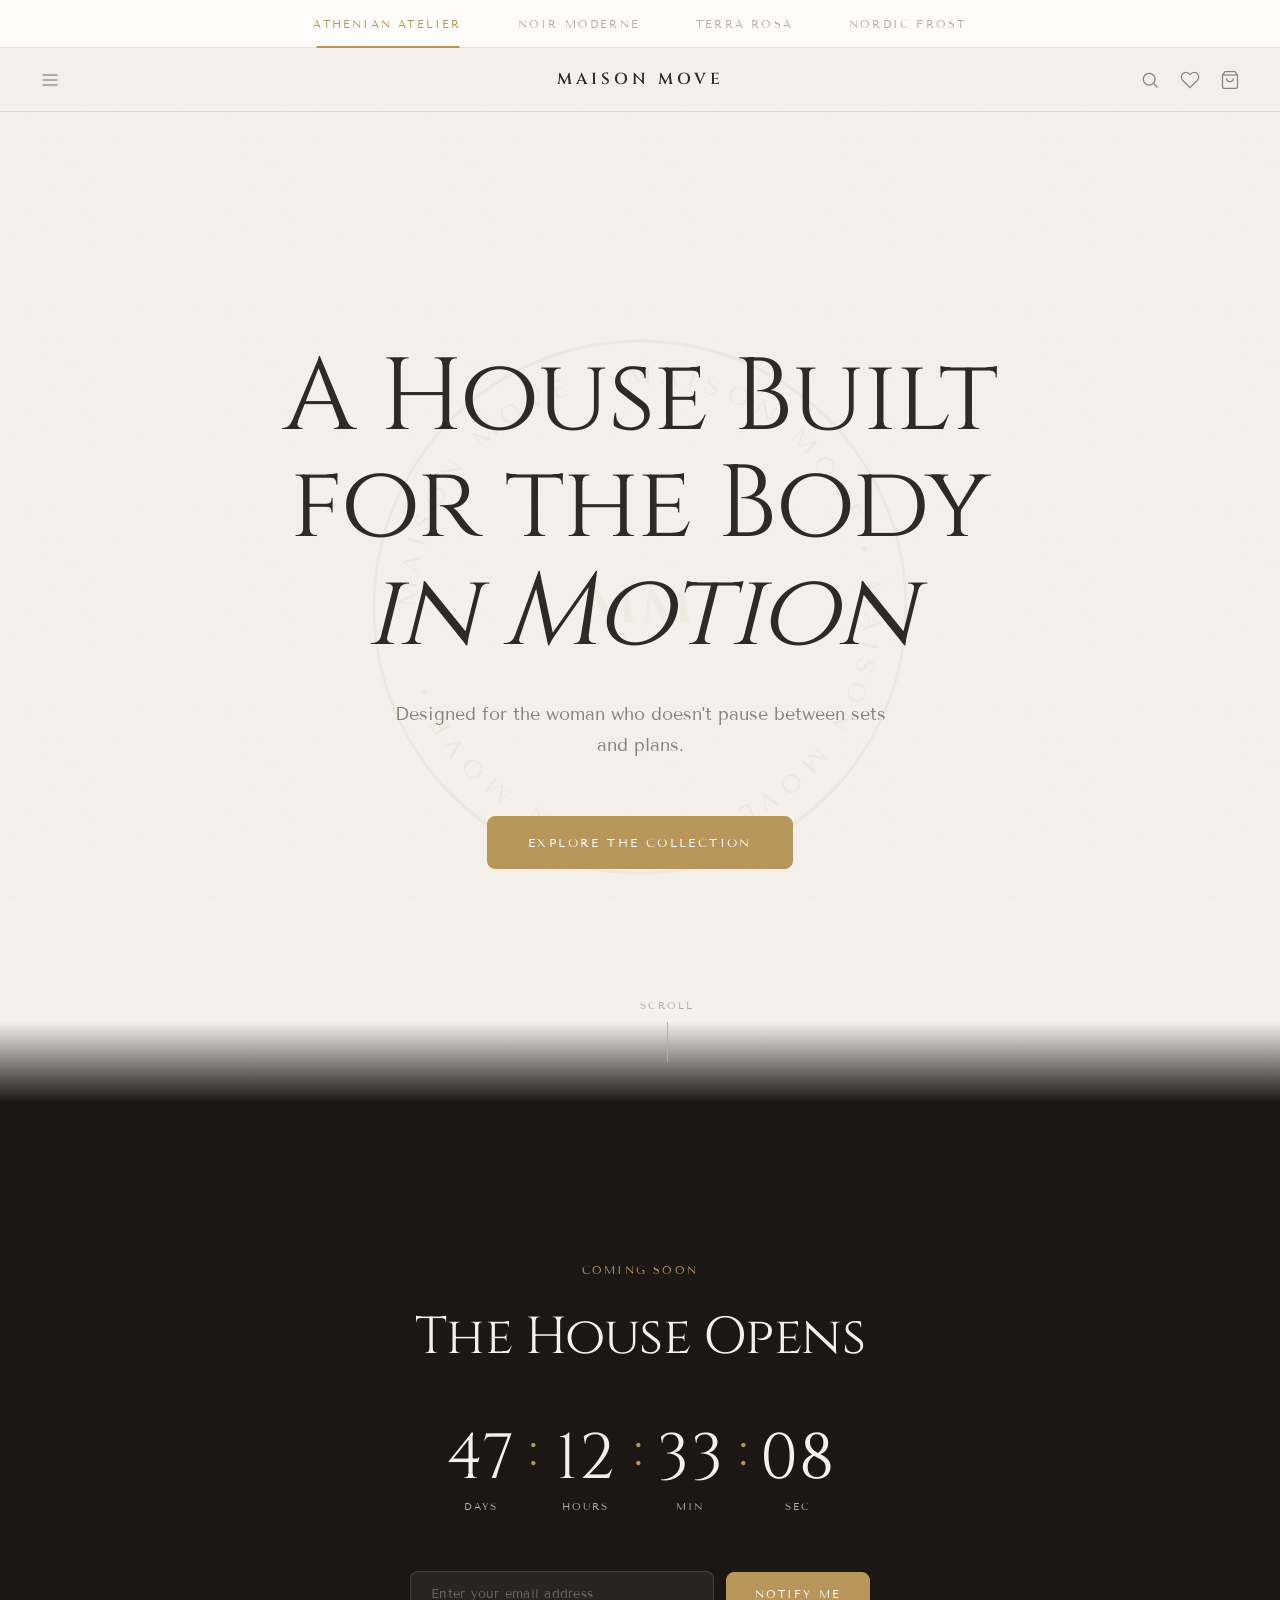
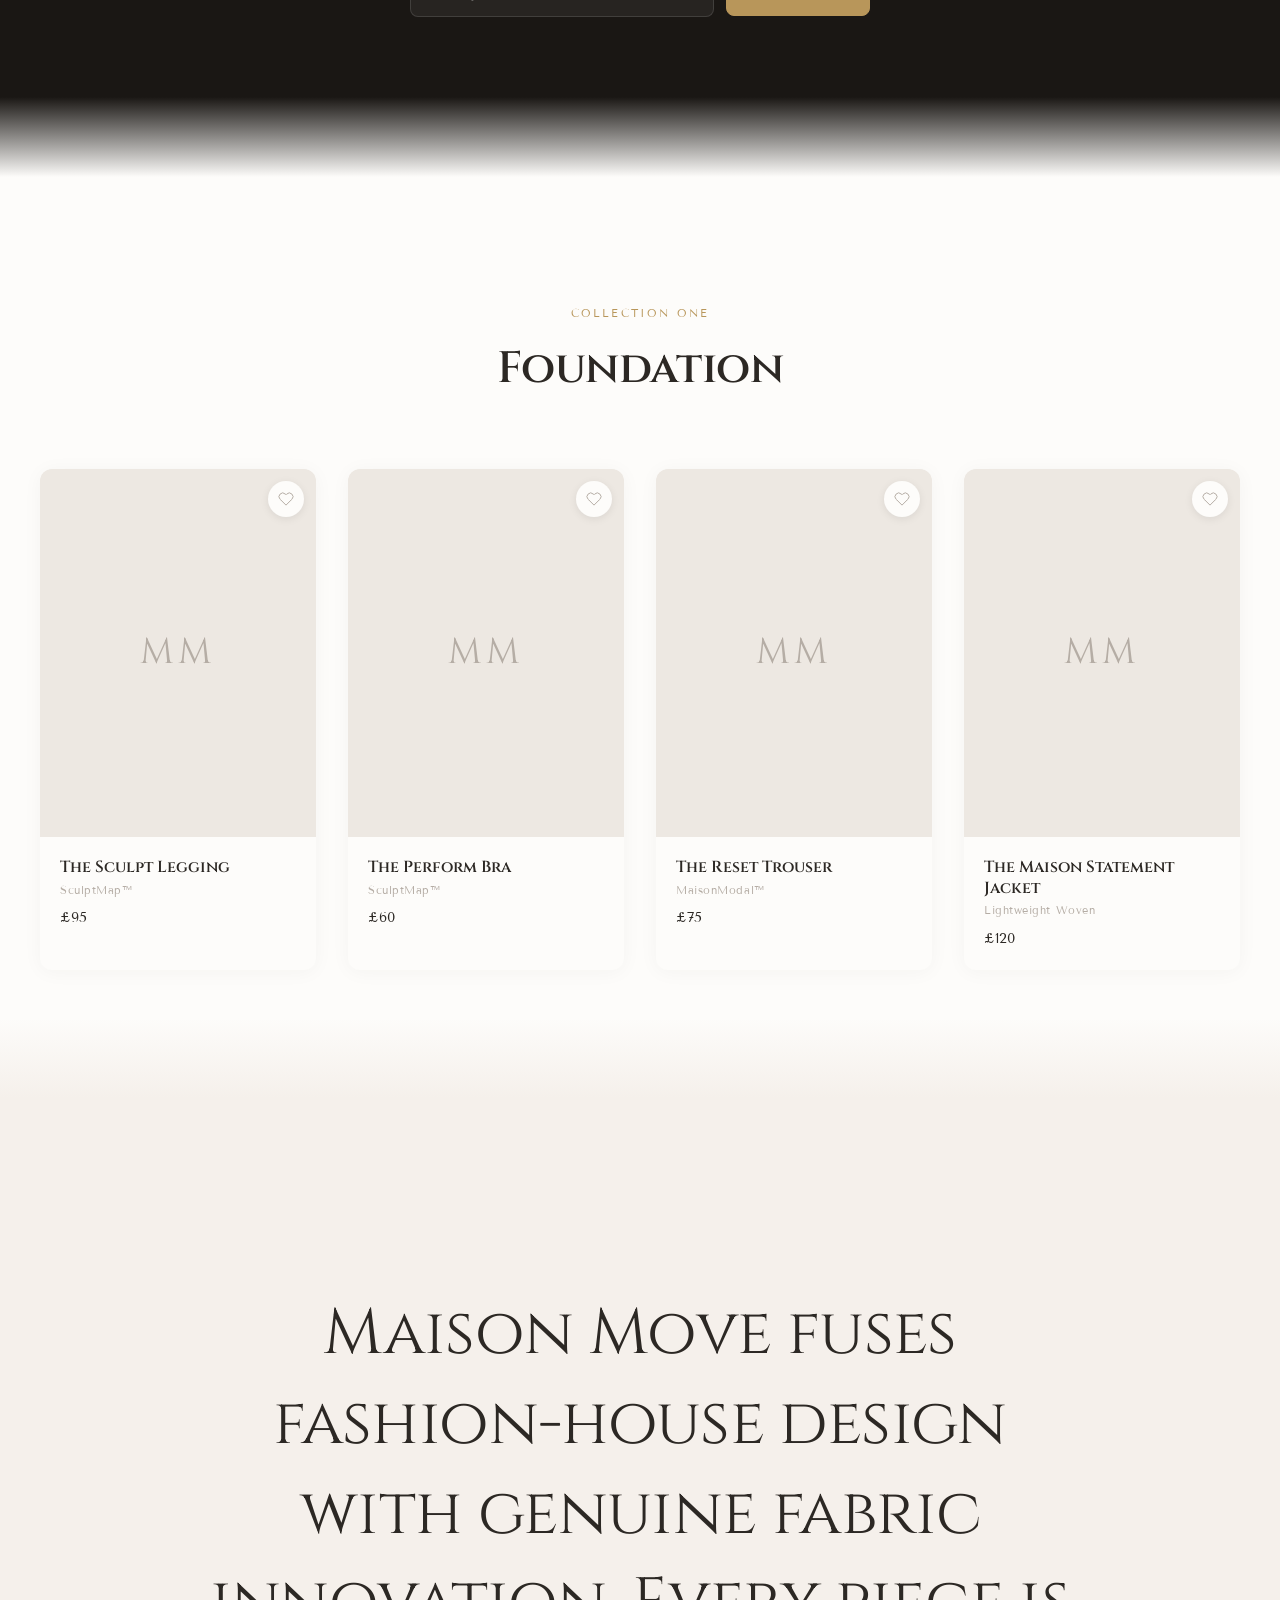
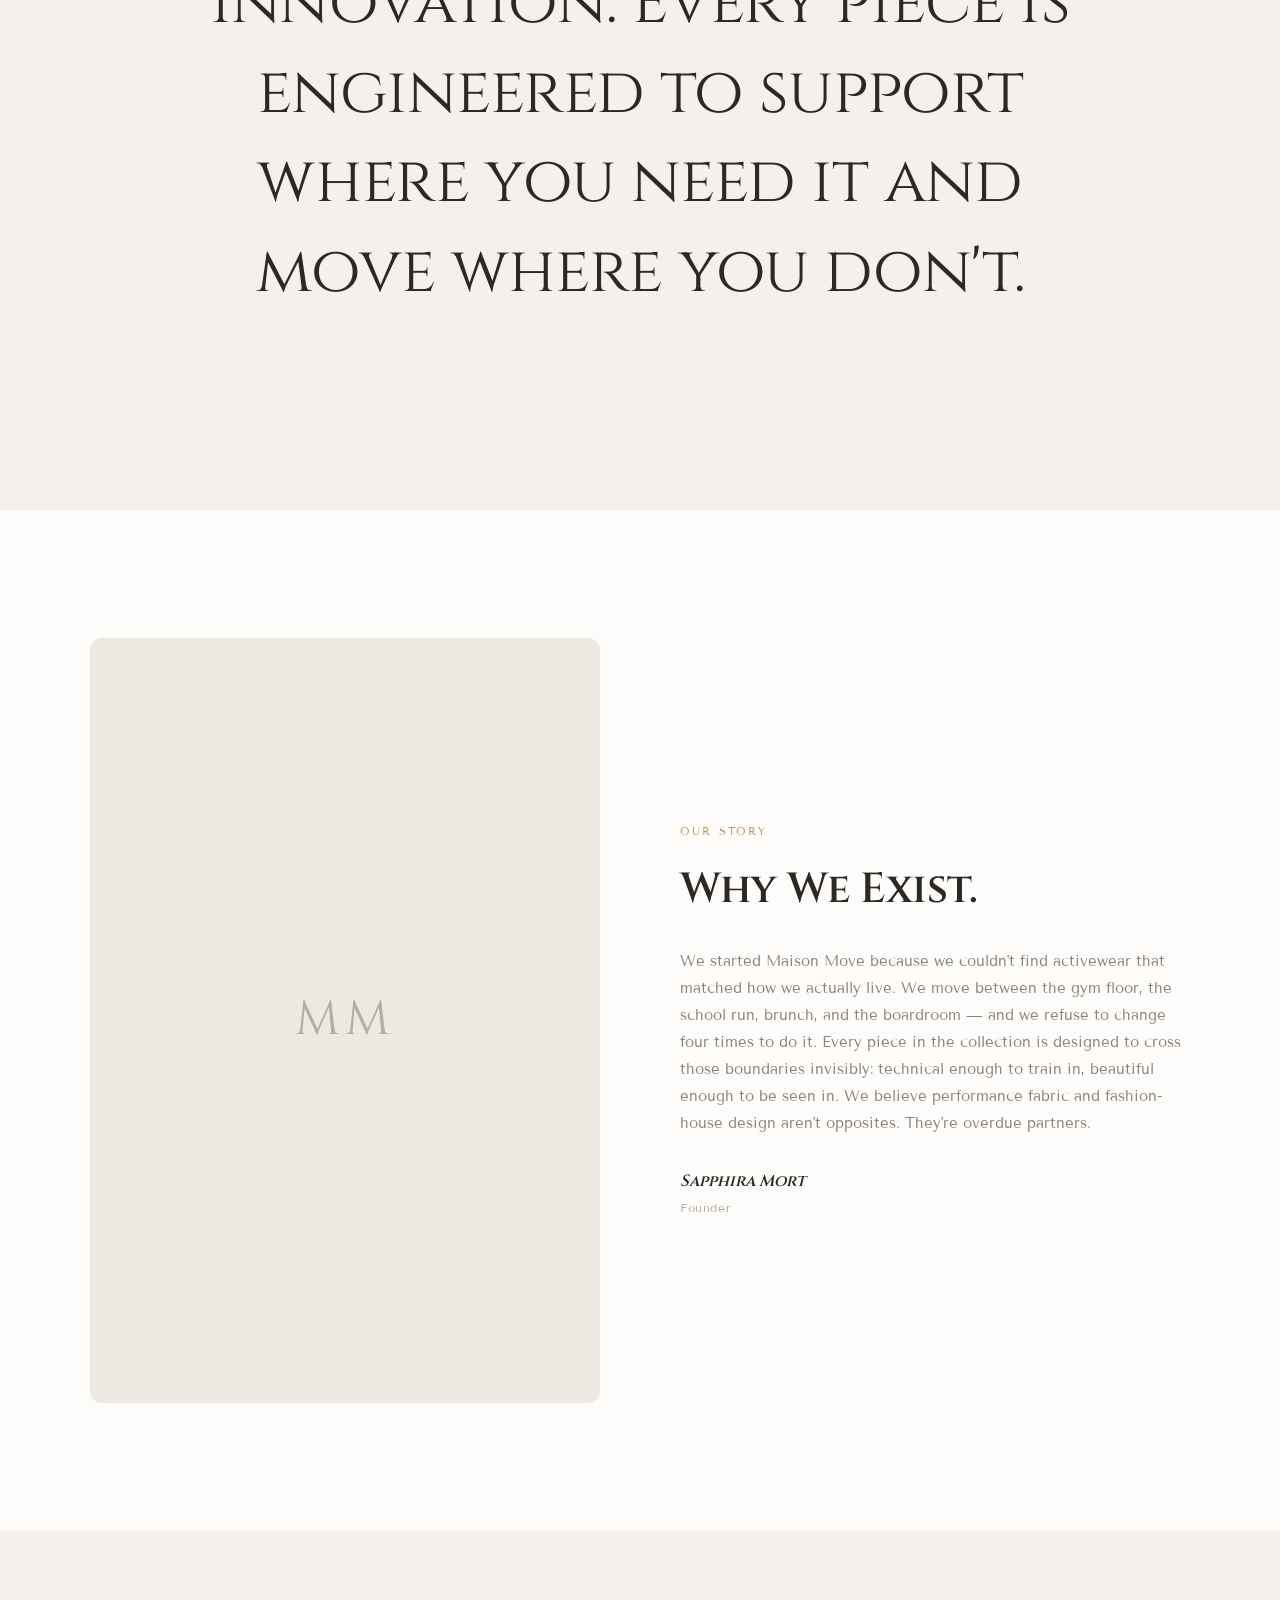
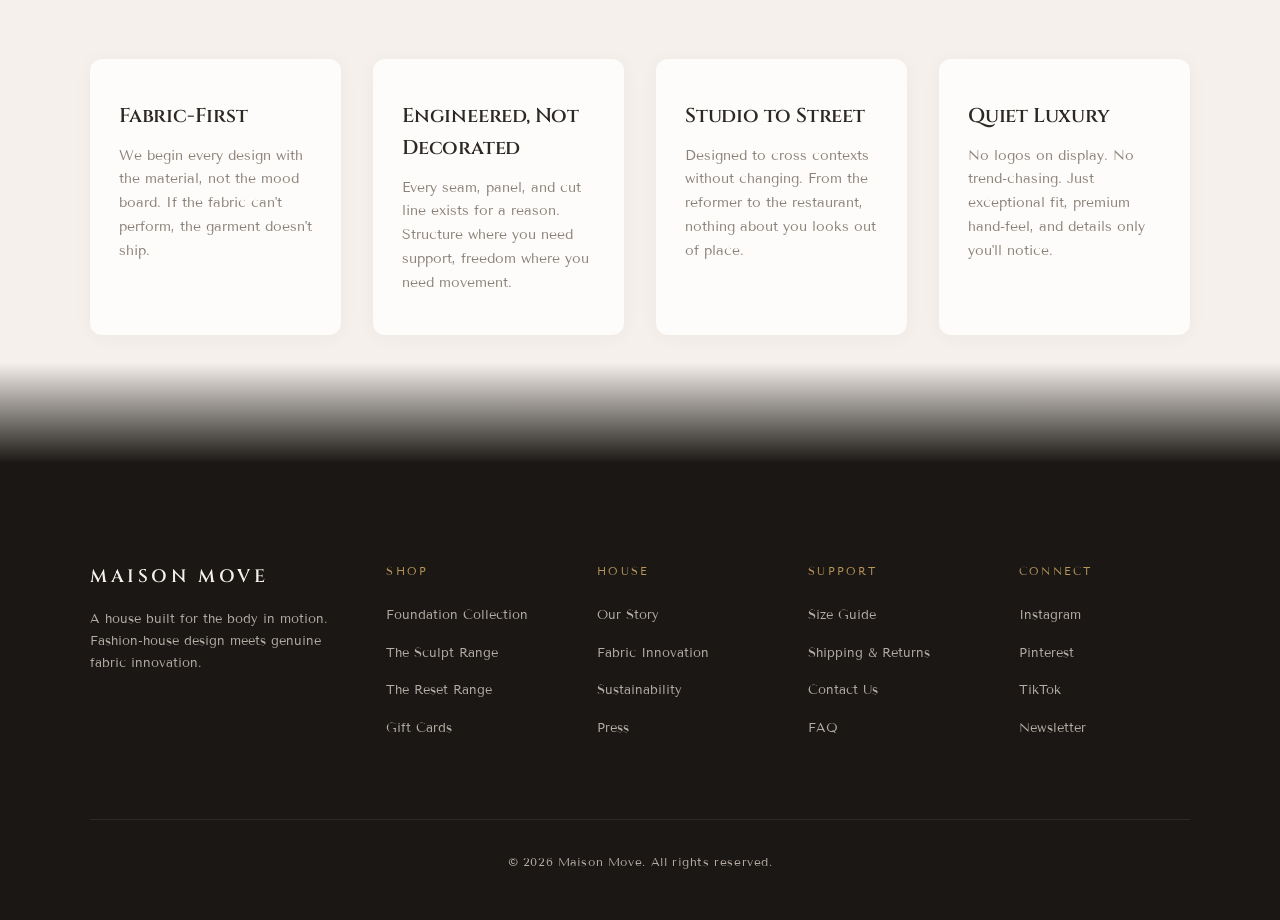
<file: design-explore.html>
<!DOCTYPE html>
<html lang="en" data-theme="athenian">
<head>
<meta charset="UTF-8">
<meta name="viewport" content="width=device-width, initial-scale=1.0">
<title>Maison Move — Design Exploration</title>
<link rel="preconnect" href="https://fonts.googleapis.com">
<link rel="preconnect" href="https://fonts.gstatic.com" crossorigin>
<link href="https://fonts.googleapis.com/css2?family=Cinzel:wght@400;500;600&family=Cormorant+Garamond:ital,wght@0,300;0,400;0,500;0,600;0,700;1,300;1,400;1,500;1,600;1,700&family=DM+Serif+Display&family=Inter:wght@300;400;500&family=Italiana&family=Libre+Caslon+Display&family=Outfit:wght@300;400;500&family=Playfair+Display:ital,wght@0,300;0,400;0,700;1,300;1,400;1,700&family=Poiret+One&family=Space+Grotesk:wght@300;400;500&family=Tenor+Sans&display=swap" rel="stylesheet">
<style>
/* ============================================================
   RESET & BASE
   ============================================================ */
*, *::before, *::after { margin: 0; padding: 0; box-sizing: border-box; }

html {
  scroll-behavior: smooth;
  -webkit-font-smoothing: antialiased;
  -moz-osx-font-smoothing: grayscale;
}

body {
  font-family: var(--font-body);
  font-weight: var(--font-weight-body);
  color: var(--text-primary);
  background-color: var(--bg-primary);
  line-height: 1.6;
  transition: background-color 0.4s ease, color 0.4s ease;
  padding-top: 48px; /* tab bar height */
}

img { max-width: 100%; display: block; }
a { text-decoration: none; color: inherit; }
button { cursor: pointer; border: none; background: none; font-family: inherit; }
input { font-family: inherit; }

/* Smooth transition on all themed elements */
*, *::before, *::after {
  transition-property: background-color, color, border-color, box-shadow, opacity;
  transition-duration: 0.4s;
  transition-timing-function: ease;
}

/* ============================================================
   HERO TEXT ANIMATIONS
   ============================================================ */
@keyframes fadeInUp {
  from { opacity: 0; transform: translateY(40px); }
  to { opacity: 1; transform: translateY(0); }
}

@keyframes fadeInScale {
  from { opacity: 0; transform: scale(0.95); }
  to { opacity: 1; transform: scale(1); }
}

@keyframes revealLine {
  from { opacity: 0; transform: translateY(30px); letter-spacing: 0.3em; }
  to { opacity: 1; transform: translateY(0); letter-spacing: inherit; }
}

@keyframes gentlePulse {
  0%, 100% { opacity: var(--circle-resting-opacity, 0.18); }
  50% { opacity: var(--circle-pulse-opacity, 0.25); }
}

/* ============================================================
   SCROLL FADE-IN ANIMATION SYSTEM
   ============================================================ */
.fade-in-section {
  opacity: 0;
  transform: translateY(30px);
  transition: opacity 0.8s ease-out, transform 0.8s ease-out;
}
.fade-in-section.is-visible {
  opacity: 1;
  transform: translateY(0);
}

/* Stagger children */
.fade-in-section .stagger-1 { transition-delay: 0.1s; }
.fade-in-section .stagger-2 { transition-delay: 0.2s; }
.fade-in-section .stagger-3 { transition-delay: 0.3s; }
.fade-in-section .stagger-4 { transition-delay: 0.4s; }
.fade-in-section .stagger-5 { transition-delay: 0.5s; }
.fade-in-section .stagger-6 { transition-delay: 0.6s; }

/* ============================================================
   THEME 1: ATHENIAN ATELIER
   ============================================================ */
[data-theme="athenian"] {
  --bg-primary: #F5F0EB;
  --bg-secondary: #FDFCFA;
  --bg-dark: #1A1714;
  --bg-card: #FDFCFA;
  --text-primary: #2C2824;
  --text-secondary: #8C8279;
  --text-on-dark: #F5F0EB;
  --text-muted: #B5ADA5;
  --accent: #B8965A;
  --accent-soft: #D4C5A9;
  --accent-hover: #9A7D4A;
  --border: #D4C5A9;
  --border-subtle: #E8E2DA;

  --font-display: 'Cinzel', serif;
  --font-body: 'Tenor Sans', sans-serif;
  --font-weight-display: 400;
  --font-weight-display-bold: 600;
  --font-weight-body: 400;
  --font-weight-body-medium: 400;

  --radius-sm: 8px;
  --radius-md: 12px;
  --radius-lg: 16px;

  --shadow-card: 0 2px 20px rgba(44, 40, 36, 0.04);
  --shadow-hover: 0 8px 40px rgba(44, 40, 36, 0.08);

  --letter-spacing-label: 0.2em;
  --letter-spacing-heading: -0.01em;

  --section-padding: 120px;
  --grain-opacity: 0.03;

  --nav-bg: rgba(245, 240, 235, 0.85);
  --nav-blur: 20px;
  --nav-border: rgba(212, 197, 169, 0.5);

  --btn-bg: var(--accent);
  --btn-text: #FDFCFA;
  --btn-border: var(--accent);
  --btn-hover-bg: var(--accent-hover);
  --btn-hover-text: #FDFCFA;
  --btn-hover-border: var(--accent-hover);

  --input-bg: rgba(253, 252, 250, 0.8);
  --input-border: var(--border);
  --input-text: var(--text-primary);

  --card-border: transparent;
  --card-hover-border: var(--accent-soft);

  --divider-color: var(--accent-soft);
  --divider-width: 60%;

  --hero-circle-color: var(--accent-soft);
  --hero-circle-width: 1px;
  --circle-resting-opacity: 0.18;
  --circle-pulse-opacity: 0.24;

  --placeholder-bg: #EDE8E2;
  --placeholder-text: var(--text-muted);
}

/* ============================================================
   THEME 2: NOIR MODERNE
   ============================================================ */
[data-theme="noir"] {
  --bg-primary: #0A0A0A;
  --bg-secondary: #141414;
  --bg-dark: #000000;
  --bg-card: #1A1A1A;
  --text-primary: #F0F0F0;
  --text-secondary: #8A8A8A;
  --text-on-dark: #FFFFFF;
  --text-muted: #5A5A5A;
  --accent: #C0C0C0;
  --accent-soft: #3A3A3A;
  --accent-hover: #FFFFFF;
  --border: #2A2A2A;
  --border-subtle: #1E1E1E;

  --font-display: 'Italiana', sans-serif;
  --font-body: 'Tenor Sans', sans-serif;
  --font-weight-display: 400;
  --font-weight-display-bold: 400;
  --font-weight-body: 400;
  --font-weight-body-medium: 400;

  --radius-sm: 0px;
  --radius-md: 0px;
  --radius-lg: 0px;

  --shadow-card: 0 4px 30px rgba(0, 0, 0, 0.5);
  --shadow-hover: 0 12px 50px rgba(0, 0, 0, 0.7);

  --letter-spacing-label: 0.25em;
  --letter-spacing-heading: 0.02em;

  --section-padding: 120px;
  --grain-opacity: 0;

  --nav-bg: rgba(10, 10, 10, 0.95);
  --nav-blur: 0px;
  --nav-border: rgba(42, 42, 42, 0.8);

  --btn-bg: transparent;
  --btn-text: var(--accent);
  --btn-border: var(--accent);
  --btn-hover-bg: #FFFFFF;
  --btn-hover-text: #000000;
  --btn-hover-border: #FFFFFF;

  --input-bg: rgba(26, 26, 26, 0.9);
  --input-border: var(--border);
  --input-text: var(--text-primary);

  --card-border: var(--border);
  --card-hover-border: var(--accent);

  --divider-color: rgba(255, 255, 255, 0.12);
  --divider-width: 100%;

  --hero-circle-color: rgba(255, 255, 255, 0.6);
  --hero-circle-width: 1px;
  --circle-resting-opacity: 0.12;
  --circle-pulse-opacity: 0.18;

  --placeholder-bg: #1E1E1E;
  --placeholder-text: var(--text-muted);
}

/* ============================================================
   THEME 3: TERRA ROSA
   ============================================================ */
[data-theme="terra"] {
  /* THEME 3 HERE */
  --bg-primary: #FBF5F0;
  --bg-secondary: #FFF9F5;
  --bg-dark: #2A1A14;
  --bg-card: #FFF9F5;
  --text-primary: #3D2B22;
  --text-secondary: #9E7E6F;
  --text-on-dark: #FBF5F0;
  --text-muted: #C4A999;
  --accent: #C4705A;
  --accent-soft: #E8C4B8;
  --accent-hover: #A85A45;
  --border: #E8C4B8;
  --border-subtle: #F0DDD4;

  --font-display: 'Libre Caslon Display', serif;
  --font-body: 'Outfit', sans-serif;
  --font-weight-display: 400;
  --font-weight-display-bold: 400;
  --font-weight-body: 300;
  --font-weight-body-medium: 500;

  --radius-sm: 20px;
  --radius-md: 24px;
  --radius-lg: 32px;

  --shadow-card: 0 4px 24px rgba(61, 43, 34, 0.06);
  --shadow-hover: 0 12px 48px rgba(196, 112, 90, 0.12);

  --letter-spacing-label: 0.18em;
  --letter-spacing-heading: -0.01em;

  --section-padding: 120px;
  --grain-opacity: 0.02;

  --nav-bg: rgba(251, 245, 240, 0.88);
  --nav-blur: 16px;
  --nav-border: rgba(232, 196, 184, 0.5);

  --btn-bg: var(--accent);
  --btn-text: #FFF9F5;
  --btn-border: var(--accent);
  --btn-hover-bg: var(--accent-hover);
  --btn-hover-text: #FFF9F5;
  --btn-hover-border: var(--accent-hover);

  --input-bg: rgba(255, 249, 245, 0.8);
  --input-border: var(--border);
  --input-text: var(--text-primary);

  --card-border: transparent;
  --card-hover-border: var(--accent);

  --divider-color: var(--accent-soft);
  --divider-width: 40%;

  --hero-circle-color: var(--accent);
  --hero-circle-width: 1.5px;
  --circle-resting-opacity: 0.15;
  --circle-pulse-opacity: 0.22;

  --placeholder-bg: #F0DDD4;
  --placeholder-text: var(--text-muted);
}

/* ============================================================
   THEME 4: NORDIC FROST
   ============================================================ */
[data-theme="nordic"] {
  /* THEME 4 HERE */
  --bg-primary: #F4F6F8;
  --bg-secondary: #FAFBFC;
  --bg-dark: #1A1E24;
  --bg-card: #FAFBFC;
  --text-primary: #1A1E24;
  --text-secondary: #7B8794;
  --text-on-dark: #F4F6F8;
  --text-muted: #A8B2BD;
  --accent: #5B8BA0;
  --accent-soft: #C8DDE6;
  --accent-hover: #4A7589;
  --border: #D4DEE6;
  --border-subtle: #E8EDF2;

  --font-display: 'Poiret One', cursive;
  --font-body: 'Inter', sans-serif;
  --font-weight-display: 400;
  --font-weight-display-bold: 400;
  --font-weight-body: 300;
  --font-weight-body-medium: 400;

  --radius-sm: 12px;
  --radius-md: 16px;
  --radius-lg: 24px;

  --shadow-card: 0 1px 12px rgba(26, 30, 36, 0.04);
  --shadow-hover: 0 6px 32px rgba(91, 139, 160, 0.1);

  --letter-spacing-label: 0.22em;
  --letter-spacing-heading: 0.04em;

  --section-padding: 120px;
  --grain-opacity: 0;

  --nav-bg: rgba(244, 246, 248, 0.9);
  --nav-blur: 24px;
  --nav-border: rgba(212, 222, 230, 0.5);

  --btn-bg: var(--accent);
  --btn-text: #FAFBFC;
  --btn-border: var(--accent);
  --btn-hover-bg: var(--accent-hover);
  --btn-hover-text: #FAFBFC;
  --btn-hover-border: var(--accent-hover);

  --input-bg: rgba(250, 251, 252, 0.8);
  --input-border: var(--border);
  --input-text: var(--text-primary);

  --card-border: var(--border-subtle);
  --card-hover-border: var(--accent);

  --divider-color: var(--border);
  --divider-width: 80%;

  --hero-circle-color: var(--accent);
  --hero-circle-width: 1px;
  --circle-resting-opacity: 0.15;
  --circle-pulse-opacity: 0.22;

  --placeholder-bg: #E2E8EE;
  --placeholder-text: var(--text-muted);
}

/* ------------------------------------------------
   TERRA ROSA — Base & Body
   ------------------------------------------------ */

[data-theme="terra"] body {
  font-family: var(--font-body);
  font-weight: var(--font-weight-body);
  background-color: var(--bg-primary);
  color: var(--text-primary);
}


/* ------------------------------------------------
   TERRA ROSA — Navigation
   Solid warm cream, no blur, slight bottom shadow
   ------------------------------------------------ */

[data-theme="terra"] .nav {
  background-color: var(--bg-secondary);
  backdrop-filter: none;
  -webkit-backdrop-filter: none;
  border-bottom: none;
  box-shadow: 0 1px 8px rgba(61, 46, 35, 0.06);
  border-radius: 0;
}

[data-theme="terra"] .nav-links a {
  font-family: var(--font-body);
  font-weight: 400;
  letter-spacing: var(--letter-spacing-label);
  color: var(--text-primary);
}

[data-theme="terra"] .logo-maison,
[data-theme="terra"] .logo-move {
  color: var(--text-primary);
  font-family: var(--font-body);
}

[data-theme="terra"] .nav-toggle span {
  background: var(--text-primary);
}

[data-theme="terra"] .cart-count {
  background: var(--accent);
  color: var(--bg-secondary);
}


/* ------------------------------------------------
   TERRA ROSA — Announcement Bar
   ------------------------------------------------ */

[data-theme="terra"] .announcement-bar {
  background-color: var(--bg-dark);
  color: var(--text-on-dark);
}


/* ------------------------------------------------
   TERRA ROSA — Hero
   Large immersive gradient, flowing display font
   ------------------------------------------------ */

[data-theme="terra"] .hero {
  background: linear-gradient(180deg, var(--bg-primary) 0%, #EDE0D6 40%, #E8D5C8 100%);
}

[data-theme="terra"] .hero-title {
  font-family: var(--font-display);
  font-weight: 400;
  color: var(--text-primary);
}

[data-theme="terra"] .hero-subtitle {
  font-family: var(--font-body);
  color: var(--text-secondary);
  font-weight: 300;
}

[data-theme="terra"] .hero-scroll-indicator span {
  color: var(--text-muted);
}

[data-theme="terra"] .scroll-line {
  background: var(--text-muted);
}

/* Hero CTA — pill shape, terracotta fill */
[data-theme="terra"] .hero-cta,
[data-theme="terra"] .hero-cta .btn {
  border-radius: 999px;
}

[data-theme="terra"] .hero-cta .btn-primary,
[data-theme="terra"] .hero .btn-primary {
  background: var(--accent);
  color: var(--bg-secondary);
  border: 1px solid var(--accent);
  border-radius: 999px;
  font-family: var(--font-body);
  font-weight: 400;
}

[data-theme="terra"] .hero-cta .btn-primary:hover,
[data-theme="terra"] .hero .btn-primary:hover {
  background: var(--accent-hover);
  border-color: var(--accent-hover);
  color: var(--bg-secondary);
}


/* ------------------------------------------------
   TERRA ROSA — Rotating Circle
   Terracotta colour, subtle background element
   ------------------------------------------------ */

[data-theme="terra"] .circle-text {
  fill: var(--accent);
  font-family: var(--font-body);
}

[data-theme="terra"] .circle-monogram {
  color: var(--accent);
}

[data-theme="terra"] .rotating-text-svg {
  opacity: 0.7;
}

[data-theme="terra"] .rotating-text-container {
  opacity: 0.18;
}


/* ------------------------------------------------
   TERRA ROSA — Buttons (global)
   Pill-shaped, terracotta fill, cream text
   ------------------------------------------------ */

[data-theme="terra"] .btn {
  font-family: var(--font-body);
  font-weight: 400;
  letter-spacing: var(--letter-spacing-label);
  border-radius: 999px;
}

[data-theme="terra"] .btn-primary {
  background: var(--accent);
  color: var(--bg-secondary);
  border: 1px solid var(--accent);
}

[data-theme="terra"] .btn-primary:hover {
  background: var(--accent-hover);
  color: var(--bg-secondary);
  border-color: var(--accent-hover);
}

[data-theme="terra"] .btn-secondary {
  background: transparent;
  color: var(--text-primary);
  border: 1px solid var(--border);
}

[data-theme="terra"] .btn-secondary:hover {
  background: var(--accent);
  color: var(--bg-secondary);
  border-color: var(--accent);
}


/* ------------------------------------------------
   TERRA ROSA — Brand Statement
   No borders, generous padding, large display text
   ------------------------------------------------ */

[data-theme="terra"] .brand-statement {
  border: none;
  padding: 10rem 0;
}

[data-theme="terra"] .brand-statement-label {
  font-family: var(--font-body);
  font-weight: 500;
  letter-spacing: var(--letter-spacing-label);
  color: var(--text-secondary);
}

[data-theme="terra"] .brand-statement-text {
  font-family: var(--font-display);
  font-weight: 400;
  font-size: clamp(2rem, 4.5vw, 3.5rem);
  line-height: 1.4;
  color: var(--text-primary);
}


/* ------------------------------------------------
   TERRA ROSA — Section Headers & Labels
   Labels in terracotta, not gold
   ------------------------------------------------ */

[data-theme="terra"] .section-label {
  font-family: var(--font-body);
  font-weight: 500;
  letter-spacing: var(--letter-spacing-label);
  color: var(--accent);
}

[data-theme="terra"] .section-title {
  font-family: var(--font-display);
  font-weight: var(--font-weight-display);
  color: var(--text-primary);
  letter-spacing: var(--letter-spacing-heading);
}

[data-theme="terra"] .section-description {
  font-family: var(--font-body);
  color: var(--text-secondary);
}


/* ------------------------------------------------
   TERRA ROSA — Section Gradient Transitions
   Smooth gradients between light/dark sections
   ------------------------------------------------ */

[data-theme="terra"] .countdown-section::before {
  background: linear-gradient(to bottom, var(--bg-primary), var(--bg-dark));
}

[data-theme="terra"] .collection::before {
  background: linear-gradient(to bottom, var(--bg-dark), var(--bg-primary));
}


/* ------------------------------------------------
   TERRA ROSA — Section Padding
   Generous whitespace, no horizontal divider lines
   ------------------------------------------------ */

[data-theme="terra"] .collection,
[data-theme="terra"] .technology,
[data-theme="terra"] .story,
[data-theme="terra"] .lookbook,
[data-theme="terra"] .testimonials,
[data-theme="terra"] .sustainability,
[data-theme="terra"] .faq,
[data-theme="terra"] .loyalty,
[data-theme="terra"] .sculptmap-zones {
  padding: 8rem 0;
}

[data-theme="terra"] .newsletter {
  padding: 10rem 0;
}

[data-theme="terra"] .countdown-section {
  padding: 8rem 0;
}

[data-theme="terra"] .section-header {
  margin-bottom: 5rem;
}


/* ------------------------------------------------
   TERRA ROSA — Dividers
   Thick (3px), short, terracotta, centred
   ------------------------------------------------ */

[data-theme="terra"] hr,
[data-theme="terra"] .divider {
  border: none;
  width: 48px;
  height: 3px;
  background: var(--accent);
  margin: 2rem auto;
  border-radius: 2px;
}

[data-theme="terra"] .tech-divider,
[data-theme="terra"] .loyalty-divider {
  width: 48px;
  height: 3px;
  background: var(--accent);
  border-radius: 2px;
}


/* ------------------------------------------------
   TERRA ROSA — Product Cards
   Generous rounded corners, warm terracotta shadow
   ------------------------------------------------ */

[data-theme="terra"] .product-card,
[data-theme="terra"] .collection-item {
  border-radius: var(--radius-md);
  overflow: hidden;
  transition: transform 0.4s ease, box-shadow 0.4s ease;
}

[data-theme="terra"] .product-card {
  background: var(--bg-card);
  box-shadow: var(--shadow-card);
  border-radius: var(--radius-md);
  border: none;
}

[data-theme="terra"] .product-card:hover {
  transform: translateY(-4px);
  box-shadow: var(--shadow-hover);
}

[data-theme="terra"] .collection-image {
  border-radius: var(--radius-md);
  overflow: hidden;
}

/* Product placeholder images — warm clay tone */
[data-theme="terra"] .product-image,
[data-theme="terra"] .collection-placeholder {
  background-color: #D9C9BA;
}

[data-theme="terra"] .collection-info h3 {
  font-family: var(--font-body);
  font-weight: 400;
  color: var(--text-primary);
}

[data-theme="terra"] .collection-tech {
  color: var(--text-secondary);
}

[data-theme="terra"] .collection-price {
  color: var(--text-primary);
  font-weight: 400;
}

[data-theme="terra"] .placeholder-mm {
  color: var(--text-primary);
  font-family: var(--font-body);
}


/* ------------------------------------------------
   TERRA ROSA — Value Cards
   Rounded, soft shadow
   ------------------------------------------------ */

[data-theme="terra"] .value-card,
[data-theme="terra"] .value-item {
  background: var(--bg-card);
  border-radius: var(--radius-md);
  padding: 2.5rem 2rem;
  box-shadow: var(--shadow-card);
  border: none;
}

[data-theme="terra"] .value-number {
  color: var(--accent);
}

[data-theme="terra"] .value-item h3 {
  font-family: var(--font-display);
  font-weight: var(--font-weight-display);
  color: var(--text-primary);
}

[data-theme="terra"] .value-item p {
  font-family: var(--font-body);
  color: var(--text-secondary);
}


/* ------------------------------------------------
   TERRA ROSA — Collection Group Headers
   ------------------------------------------------ */

[data-theme="terra"] .collection-group-header {
  border-bottom: none;
}

[data-theme="terra"] .collection-group-title {
  font-family: var(--font-display);
  font-weight: var(--font-weight-display);
  color: var(--text-primary);
}

[data-theme="terra"] .collection-group-story {
  color: var(--text-secondary);
  font-family: var(--font-body);
}


/* ------------------------------------------------
   TERRA ROSA — Technology / Dark Sections
   Rich dark clay, not cold black
   ------------------------------------------------ */

[data-theme="terra"] .technology,
[data-theme="terra"] .tech-diff {
  background-color: var(--bg-dark);
  color: var(--text-on-dark);
}

[data-theme="terra"] .technology .section-label,
[data-theme="terra"] .technology .section-description,
[data-theme="terra"] .tech-diff-sub {
  color: rgba(242, 235, 227, 0.5);
}

[data-theme="terra"] .tech-card {
  border: 1px solid rgba(242, 235, 227, 0.1);
  border-radius: var(--radius-md);
  transition: border-color 0.4s ease;
}

[data-theme="terra"] .tech-card:hover {
  border-color: rgba(196, 114, 90, 0.4);
}

[data-theme="terra"] .tech-number,
[data-theme="terra"] .tech-diff-stat,
[data-theme="terra"] .tech-diff-detail-number {
  color: var(--accent);
}

[data-theme="terra"] .tech-name,
[data-theme="terra"] .tech-diff-name,
[data-theme="terra"] .tech-diff-question {
  font-family: var(--font-display);
  font-weight: var(--font-weight-display);
  color: var(--text-on-dark);
}

[data-theme="terra"] .tech-subtitle {
  color: rgba(242, 235, 227, 0.5);
  font-family: var(--font-body);
}

[data-theme="terra"] .tech-description,
[data-theme="terra"] .tech-diff-desc,
[data-theme="terra"] .tech-diff-detail p {
  color: rgba(242, 235, 227, 0.65);
  font-family: var(--font-body);
}

[data-theme="terra"] .tech-diff-detail h3 {
  font-family: var(--font-display);
  font-weight: var(--font-weight-display);
}

[data-theme="terra"] .tech-diff-divider {
  background: rgba(242, 235, 227, 0.1);
}

[data-theme="terra"] .tech-diff-detail-grid {
  border-top: 1px solid rgba(242, 235, 227, 0.08);
}


/* ------------------------------------------------
   TERRA ROSA — Countdown Section
   Dark clay bg, terracotta accent elements
   ------------------------------------------------ */

[data-theme="terra"] .countdown-section {
  background: var(--bg-dark);
  color: var(--text-on-dark);
}

[data-theme="terra"] .countdown-section .section-label {
  color: var(--accent);
}

[data-theme="terra"] .countdown-title {
  font-family: var(--font-display);
  font-weight: var(--font-weight-display);
  color: var(--text-on-dark);
}

[data-theme="terra"] .countdown-number {
  font-family: var(--font-display);
  color: var(--text-on-dark);
}

[data-theme="terra"] .countdown-label {
  color: rgba(242, 235, 227, 0.4);
}

[data-theme="terra"] .countdown-separator {
  color: rgba(242, 235, 227, 0.2);
  font-family: var(--font-display);
}

[data-theme="terra"] .countdown-text {
  color: rgba(242, 235, 227, 0.6);
  font-family: var(--font-body);
}

[data-theme="terra"] .countdown-success {
  color: var(--accent);
}

[data-theme="terra"] .countdown-form .newsletter-input-group {
  border-color: rgba(242, 235, 227, 0.15);
  border-radius: var(--radius-md);
  overflow: hidden;
}

[data-theme="terra"] .countdown-form .newsletter-input-group input {
  color: var(--text-on-dark);
}

[data-theme="terra"] .countdown-form .newsletter-input-group input::placeholder {
  color: rgba(242, 235, 227, 0.35);
}

[data-theme="terra"] .countdown-form .btn-primary {
  background: var(--accent);
  color: var(--bg-secondary);
  border-color: var(--accent);
  border-radius: 0 999px 999px 0;
}

[data-theme="terra"] .countdown-form .btn-primary:hover {
  background: var(--accent-hover);
  border-color: var(--accent-hover);
  color: var(--bg-secondary);
}

[data-theme="terra"] .countdown-form .newsletter-input-group button {
  border-left-color: rgba(242, 235, 227, 0.15);
}


/* ------------------------------------------------
   TERRA ROSA — Email Input & Notify Button
   Rounded corners, terracotta focus state
   ------------------------------------------------ */

[data-theme="terra"] .email-input,
[data-theme="terra"] .newsletter-input-group input,
[data-theme="terra"] .account-form input {
  font-family: var(--font-body);
  border-radius: var(--radius-sm);
  border: 1px solid var(--border);
  background: var(--bg-secondary);
  color: var(--text-primary);
  transition: border-color 0.3s ease, box-shadow 0.3s ease;
}

[data-theme="terra"] .email-input:focus,
[data-theme="terra"] .newsletter-input-group input:focus,
[data-theme="terra"] .account-form input:focus {
  border-color: var(--accent);
  box-shadow: 0 0 0 3px rgba(196, 114, 90, 0.15);
  outline: none;
}

[data-theme="terra"] .email-input::placeholder,
[data-theme="terra"] .newsletter-input-group input::placeholder,
[data-theme="terra"] .account-form input::placeholder {
  color: var(--text-muted);
  font-weight: 300;
}

[data-theme="terra"] .newsletter-input-group {
  border: 1px solid var(--border);
  border-radius: var(--radius-md);
  overflow: hidden;
}

[data-theme="terra"] .newsletter-input-group input {
  border: none;
  border-radius: 0;
}

[data-theme="terra"] .newsletter-input-group button {
  border-left: 1px solid var(--border);
}

/* Notify button — pill, terracotta */
[data-theme="terra"] .notify-btn,
[data-theme="terra"] .newsletter-input-group .btn-primary {
  background: var(--accent);
  color: var(--bg-secondary);
  border-color: var(--accent);
  border-radius: 0 var(--radius-md) var(--radius-md) 0;
  font-family: var(--font-body);
  font-weight: 400;
}

[data-theme="terra"] .notify-btn:hover,
[data-theme="terra"] .newsletter-input-group .btn-primary:hover {
  background: var(--accent-hover);
  border-color: var(--accent-hover);
}


/* ------------------------------------------------
   TERRA ROSA — Wishlist Button
   Terracotta fill on active
   ------------------------------------------------ */

[data-theme="terra"] .wishlist-btn {
  border-radius: var(--radius-sm);
  background: rgba(242, 235, 227, 0.85);
}

[data-theme="terra"] .wishlist-btn:hover {
  background: rgba(242, 235, 227, 1);
}

[data-theme="terra"] .wishlist-btn.active svg {
  fill: var(--accent);
  stroke: var(--accent);
}

[data-theme="terra"] .wishlist-count {
  background: var(--accent);
  color: var(--bg-secondary);
}


/* ------------------------------------------------
   TERRA ROSA — Story Section
   ------------------------------------------------ */

[data-theme="terra"] .story-text p {
  font-family: var(--font-body);
  color: var(--text-primary);
}

[data-theme="terra"] .story-text p:last-child {
  font-family: var(--font-display);
  color: var(--text-secondary);
}

[data-theme="terra"] .story-signature span:first-child {
  font-family: var(--font-display);
}

[data-theme="terra"] .signature-title {
  color: var(--text-secondary);
  font-family: var(--font-body);
}


/* ------------------------------------------------
   TERRA ROSA — SculptMap Zones
   No top border, clean whitespace separation
   ------------------------------------------------ */

[data-theme="terra"] .sculptmap-zones {
  border-top: none;
}

[data-theme="terra"] .sculptmap-zone-item {
  border-bottom: none;
  border-right: none;
  border-radius: 0;
}

[data-theme="terra"] .sculptmap-zone-item:hover {
  background: rgba(196, 114, 90, 0.04);
}

[data-theme="terra"] .sculptmap-zone-number {
  font-family: var(--font-display);
  color: var(--accent);
}

[data-theme="terra"] .sculptmap-zone-name {
  font-family: var(--font-display);
  color: var(--text-primary);
}

[data-theme="terra"] .sculptmap-zone-tag {
  border-radius: 999px;
}

[data-theme="terra"] .tag-high {
  background: var(--accent);
  color: var(--bg-secondary);
}

[data-theme="terra"] .sculptmap-zone-body p {
  font-family: var(--font-body);
  color: var(--text-secondary);
}


/* ------------------------------------------------
   TERRA ROSA — Lookbook
   No top border, clean padding separation
   ------------------------------------------------ */

[data-theme="terra"] .lookbook {
  border-top: none;
}

[data-theme="terra"] .lookbook-image {
  border-radius: var(--radius-md);
  overflow: hidden;
}

[data-theme="terra"] .lookbook-caption {
  font-family: var(--font-body);
  color: var(--text-secondary);
}

[data-theme="terra"] .lookbook-arrow {
  border: 1px solid var(--border);
  border-radius: var(--radius-sm);
  transition: all 0.3s ease;
}

[data-theme="terra"] .lookbook-arrow:hover {
  background: var(--accent);
  color: var(--bg-secondary);
  border-color: var(--accent);
}

[data-theme="terra"] .lookbook-progress {
  background: var(--border-subtle);
}

[data-theme="terra"] .lookbook-progress-bar {
  background: var(--accent);
}


/* ------------------------------------------------
   TERRA ROSA — Marquee
   No borders, clean separation
   ------------------------------------------------ */

[data-theme="terra"] .marquee-section {
  border-top: none;
  border-bottom: none;
}

[data-theme="terra"] .marquee-track span {
  font-family: var(--font-body);
  color: var(--text-secondary);
}

[data-theme="terra"] .marquee-dot {
  background: var(--accent);
}


/* ------------------------------------------------
   TERRA ROSA — Testimonials
   No top border, clean whitespace
   ------------------------------------------------ */

[data-theme="terra"] .testimonials {
  border-top: none;
}

[data-theme="terra"] .testimonial-card {
  border: 1px solid var(--border-subtle);
  border-radius: var(--radius-md);
  background: var(--bg-card);
}

[data-theme="terra"] .testimonial-card:hover {
  border-color: var(--accent-soft);
  box-shadow: var(--shadow-card);
}

[data-theme="terra"] .testimonial-stars span {
  color: var(--accent);
}

[data-theme="terra"] .testimonial-quote {
  font-family: var(--font-display);
  color: var(--text-primary);
}

[data-theme="terra"] .testimonial-name {
  font-family: var(--font-body);
  color: var(--text-primary);
}

[data-theme="terra"] .testimonial-detail {
  font-family: var(--font-body);
  color: var(--text-secondary);
}

[data-theme="terra"] .testimonials-progress {
  background: var(--border-subtle);
}

[data-theme="terra"] .testimonials-progress-bar {
  background: var(--accent);
}


/* ------------------------------------------------
   TERRA ROSA — Newsletter
   ------------------------------------------------ */

[data-theme="terra"] .newsletter-title {
  font-family: var(--font-display);
  font-weight: var(--font-weight-display);
  color: var(--text-primary);
}

[data-theme="terra"] .newsletter-text {
  font-family: var(--font-body);
  color: var(--text-secondary);
}

[data-theme="terra"] .newsletter-success {
  color: var(--accent);
}


/* ------------------------------------------------
   TERRA ROSA — Sustainability
   No borders, clean whitespace separation
   ------------------------------------------------ */

[data-theme="terra"] .sustainability {
  border-top: none;
}

[data-theme="terra"] .sustainability-text {
  font-family: var(--font-body);
  color: var(--text-secondary);
}

[data-theme="terra"] .cert-badge {
  border: 1px solid var(--accent);
  color: var(--accent);
  border-radius: 999px;
  font-family: var(--font-body);
  font-weight: 500;
}

[data-theme="terra"] .cert-item p {
  font-family: var(--font-body);
  color: var(--text-secondary);
}


/* ------------------------------------------------
   TERRA ROSA — Loyalty / Tiers
   No top border, clean whitespace
   ------------------------------------------------ */

[data-theme="terra"] .loyalty {
  border-top: none;
}

[data-theme="terra"] .loyalty-tier {
  border: 1px solid var(--border-subtle);
  border-radius: var(--radius-md);
  transition: border-color 0.4s ease;
}

[data-theme="terra"] .loyalty-tier:hover {
  border-color: var(--accent-soft);
}

[data-theme="terra"] .loyalty-tier-featured {
  border-color: var(--accent);
}

[data-theme="terra"] .loyalty-tier-featured:hover {
  border-color: var(--accent);
}

[data-theme="terra"] .loyalty-tier-name {
  font-family: var(--font-display);
  font-weight: var(--font-weight-display);
}

[data-theme="terra"] .loyalty-tier-points {
  font-family: var(--font-body);
  color: var(--text-secondary);
}

[data-theme="terra"] .loyalty-perks li::before {
  background: var(--accent);
}

[data-theme="terra"] .loyalty-tier-badge {
  background: var(--accent);
  color: var(--bg-secondary);
  border-radius: 999px;
}


/* ------------------------------------------------
   TERRA ROSA — FAQ
   No top border, clean whitespace
   ------------------------------------------------ */

[data-theme="terra"] .faq {
  border-top: none;
}

[data-theme="terra"] .faq-item {
  border-bottom: 1px solid var(--border-subtle);
}

[data-theme="terra"] .faq-question {
  font-family: var(--font-body);
  font-weight: 400;
  color: var(--text-primary);
}

[data-theme="terra"] .faq-answer p {
  font-family: var(--font-body);
  color: var(--text-secondary);
}


/* ------------------------------------------------
   TERRA ROSA — Modals
   ------------------------------------------------ */

[data-theme="terra"] .modal-overlay {
  background: rgba(42, 31, 26, 0.5);
  backdrop-filter: blur(8px);
}

[data-theme="terra"] .modal {
  background: var(--bg-secondary);
  border-radius: var(--radius-lg);
  box-shadow: var(--shadow-hover);
}

[data-theme="terra"] .modal-title {
  font-family: var(--font-display);
  font-weight: var(--font-weight-display);
  color: var(--text-primary);
}

[data-theme="terra"] .modal-text {
  font-family: var(--font-body);
  color: var(--text-secondary);
}

[data-theme="terra"] .modal-success {
  color: var(--accent);
}


/* ------------------------------------------------
   TERRA ROSA — Account Tabs & Forms
   ------------------------------------------------ */

[data-theme="terra"] .account-tabs {
  border-bottom: 1px solid var(--border-subtle);
}

[data-theme="terra"] .account-tab {
  font-family: var(--font-body);
  color: var(--text-secondary);
}

[data-theme="terra"] .account-tab.active {
  color: var(--text-primary);
  border-bottom-color: var(--accent);
}

[data-theme="terra"] .account-form input {
  border: 1px solid var(--border);
  border-radius: var(--radius-sm);
  font-family: var(--font-body);
  color: var(--text-primary);
  background: transparent;
}

[data-theme="terra"] .account-form input:focus {
  border-color: var(--accent);
  box-shadow: 0 0 0 3px rgba(196, 114, 90, 0.15);
}

[data-theme="terra"] .account-footer-text {
  font-family: var(--font-body);
  color: var(--text-secondary);
}


/* ------------------------------------------------
   TERRA ROSA — Dashboard
   ------------------------------------------------ */

[data-theme="terra"] .dashboard-loyalty {
  border: 1px solid var(--border-subtle);
  border-radius: var(--radius-md);
}

[data-theme="terra"] .dashboard-points-number {
  font-family: var(--font-display);
  color: var(--text-primary);
}

[data-theme="terra"] .dashboard-progress-bar {
  background: var(--accent);
}


/* ------------------------------------------------
   TERRA ROSA — Mobile Menu
   ------------------------------------------------ */

[data-theme="terra"] .mobile-menu {
  background: var(--bg-primary);
}

[data-theme="terra"] .mobile-menu-inner a {
  font-family: var(--font-display);
  font-weight: var(--font-weight-display);
  color: var(--text-primary);
}


/* ------------------------------------------------
   TERRA ROSA — Footer
   Dark clay background
   ------------------------------------------------ */

[data-theme="terra"] .footer {
  background: var(--bg-dark);
  color: var(--text-on-dark);
}

[data-theme="terra"] .footer-logo .logo-maison,
[data-theme="terra"] .footer-logo .logo-move {
  color: var(--text-on-dark);
}

[data-theme="terra"] .footer-tagline {
  color: rgba(242, 235, 227, 0.5);
  font-family: var(--font-body);
}

[data-theme="terra"] .footer-col h4 {
  color: rgba(242, 235, 227, 0.5);
  font-family: var(--font-body);
}

[data-theme="terra"] .footer-col ul a {
  font-family: var(--font-body);
  color: var(--text-on-dark);
}

[data-theme="terra"] .footer-bottom {
  border-top: 1px solid rgba(242, 235, 227, 0.1);
}

[data-theme="terra"] .footer-bottom p {
  color: rgba(242, 235, 227, 0.35);
}

[data-theme="terra"] .footer-legal a {
  color: rgba(242, 235, 227, 0.35);
}


/* ------------------------------------------------
   TERRA ROSA — Cookie Banner
   ------------------------------------------------ */

[data-theme="terra"] .cookie-banner {
  background: var(--bg-dark);
  color: var(--text-on-dark);
  border-radius: var(--radius-md) var(--radius-md) 0 0;
}

[data-theme="terra"] .cookie-inner p {
  color: rgba(242, 235, 227, 0.7);
  font-family: var(--font-body);
}

[data-theme="terra"] .cookie-banner .btn-secondary {
  color: var(--text-on-dark);
  border-color: rgba(242, 235, 227, 0.3);
  border-radius: 999px;
}

[data-theme="terra"] .cookie-banner .btn-secondary:hover {
  background: var(--text-on-dark);
  color: var(--bg-dark);
}


/* ------------------------------------------------
   TERRA ROSA — Back to Top
   ------------------------------------------------ */

[data-theme="terra"] .back-to-top {
  background: var(--accent);
  color: var(--bg-secondary);
  border-radius: var(--radius-sm);
}

[data-theme="terra"] .back-to-top:hover {
  background: var(--accent-hover);
}


/* ------------------------------------------------
   TERRA ROSA — Instagram Grid
   ------------------------------------------------ */

[data-theme="terra"] .instagram-placeholder {
  background-color: #D9C9BA;
}

[data-theme="terra"] .instagram-overlay {
  background: rgba(42, 31, 26, 0);
}

[data-theme="terra"] .instagram-item:hover .instagram-overlay {
  background: rgba(42, 31, 26, 0.15);
}


/* ------------------------------------------------
   TERRA ROSA — Size Guide Table
   ------------------------------------------------ */

[data-theme="terra"] .size-tabs {
  border-bottom: 1px solid var(--border-subtle);
}

[data-theme="terra"] .size-tab {
  font-family: var(--font-body);
  color: var(--text-secondary);
}

[data-theme="terra"] .size-tab.active {
  color: var(--text-primary);
  border-bottom-color: var(--accent);
}

[data-theme="terra"] .size-table th {
  font-family: var(--font-body);
  color: var(--text-secondary);
  border-bottom: 1px solid var(--border-subtle);
}

[data-theme="terra"] .size-table td {
  font-family: var(--font-body);
  border-bottom: 1px solid var(--border-subtle);
}

[data-theme="terra"] .size-table tbody tr:hover {
  background: rgba(196, 114, 90, 0.04);
}


/* ------------------------------------------------
   TERRA ROSA — Loader
   ------------------------------------------------ */

[data-theme="terra"] .loader {
  background: var(--bg-primary);
}

[data-theme="terra"] .loader-monogram {
  color: var(--accent);
}




/* ============================================
   THEME 4: NORDIC FROST
   Mood: COS, Toteme, Acne Studios
   Hyper-clean, cool-toned, mathematical precision,
   fjord mist, polished concrete, glacier blue
   ============================================ */

[data-theme="nordic"] {
  /* --- Backgrounds --- */
  --bg-primary: #F4F5F7;
  --bg-secondary: #FFFFFF;
  --bg-dark: #1C1E22;
  --bg-card: #FFFFFF;

  /* --- Text --- */
  --text-primary: #1C1E22;
  --text-secondary: #6B7280;
  --text-on-dark: #F4F5F7;
  --text-muted: #9CA3AF;

  /* --- Accent --- */
  --accent: #5B8FA8;
  --accent-soft: #C8D8E0;
  --accent-hover: #4A7A91;

  /* --- Borders --- */
  --border: #E2E5EA;
  --border-subtle: #EBEDF0;

  /* --- Typography --- */
  --font-display: 'Poiret One', cursive;
  --font-body: 'Inter', sans-serif;
  --font-weight-display: 400;
  --font-weight-body: 300;

  /* --- Radius (almost sharp — Swiss precision) --- */
  --radius-sm: 2px;
  --radius-md: 4px;
  --radius-lg: 6px;

  /* --- Shadows (barely there — flat design) --- */
  --shadow-card: 0 1px 3px rgba(28, 30, 34, 0.04);
  --shadow-hover: 0 2px 6px rgba(28, 30, 34, 0.06);

  /* --- Spacing & Tracking --- */
  --letter-spacing-label: 0.3em;
  --letter-spacing-heading: 0.08em;

  /* --- Grain (none — pristine, clean) --- */
  --grain-opacity: 0;
}


/* ------------------------------------------------
   NORDIC FROST — Base & Body
   ------------------------------------------------ */

[data-theme="nordic"] body {
  font-family: var(--font-body);
  font-weight: var(--font-weight-body);
  background-color: var(--bg-primary);
  color: var(--text-primary);
}


/* ------------------------------------------------
   NORDIC FROST — Navigation
   Pure white, crisp 1px bottom border, no blur
   ------------------------------------------------ */

[data-theme="nordic"] .nav {
  background-color: var(--bg-secondary);
  backdrop-filter: none;
  -webkit-backdrop-filter: none;
  border-bottom: 1px solid var(--border-subtle);
  box-shadow: none;
  border-radius: 0;
}

[data-theme="nordic"] .nav-links a {
  font-family: var(--font-body);
  font-weight: 400;
  letter-spacing: var(--letter-spacing-label);
  color: var(--text-primary);
}

[data-theme="nordic"] .logo-maison {
  color: var(--text-primary);
  font-family: var(--font-display);
  font-weight: 400;
  letter-spacing: 0.45em;
}

[data-theme="nordic"] .logo-move {
  color: var(--text-primary);
  font-family: var(--font-display);
  font-weight: 400;
  letter-spacing: 0.65em;
}

[data-theme="nordic"] .nav-toggle span {
  background: var(--text-primary);
}

[data-theme="nordic"] .cart-count {
  background: var(--accent);
  color: var(--bg-secondary);
}


/* ------------------------------------------------
   NORDIC FROST — Announcement Bar
   ------------------------------------------------ */

[data-theme="nordic"] .announcement-bar {
  background-color: var(--bg-dark);
  color: var(--text-on-dark);
  letter-spacing: var(--letter-spacing-label);
  font-family: var(--font-body);
}


/* ------------------------------------------------
   NORDIC FROST — Hero
   Clean cool gradient, wide-tracked display font
   ------------------------------------------------ */

[data-theme="nordic"] .hero {
  background: linear-gradient(180deg, #F4F5F7 0%, #FFFFFF 100%);
}

[data-theme="nordic"] .hero-title {
  font-family: var(--font-display);
  font-weight: 400;
  color: var(--text-primary);
  letter-spacing: 0.08em;
}

[data-theme="nordic"] .hero-subtitle {
  font-family: var(--font-body);
  color: var(--text-secondary);
  font-weight: 300;
  letter-spacing: 0.12em;
}

[data-theme="nordic"] .hero-scroll-indicator span {
  color: var(--text-muted);
  letter-spacing: var(--letter-spacing-label);
}

[data-theme="nordic"] .scroll-line {
  background: var(--text-muted);
}

/* Hero CTA — rectangular, glacier blue, wide letter-spacing */
[data-theme="nordic"] .hero-cta .btn,
[data-theme="nordic"] .hero .btn-primary {
  background: var(--accent);
  color: var(--bg-secondary);
  border: 1px solid var(--accent);
  border-radius: var(--radius-sm);
  font-family: var(--font-body);
  font-weight: 400;
  letter-spacing: var(--letter-spacing-label);
}

[data-theme="nordic"] .hero-cta .btn:hover,
[data-theme="nordic"] .hero .btn-primary:hover {
  background: var(--accent-hover);
  border-color: var(--accent-hover);
  color: var(--bg-secondary);
}


/* ------------------------------------------------
   NORDIC FROST — Rotating Circle
   Thin glacier blue stroke, very subtle
   ------------------------------------------------ */

[data-theme="nordic"] .circle-text {
  fill: var(--accent);
  font-family: var(--font-body);
  letter-spacing: var(--letter-spacing-label);
  font-weight: 300;
}

[data-theme="nordic"] .circle-monogram {
  color: var(--accent);
}

[data-theme="nordic"] .rotating-text-svg {
  opacity: 0.5;
}

[data-theme="nordic"] .rotating-text-container {
  opacity: 0.12;
}


/* ------------------------------------------------
   NORDIC FROST — Buttons (global)
   Rectangular (tiny radius), glacier blue fill
   ------------------------------------------------ */

[data-theme="nordic"] .btn {
  font-family: var(--font-body);
  font-weight: 400;
  letter-spacing: var(--letter-spacing-label);
  border-radius: var(--radius-sm);
}

[data-theme="nordic"] .btn-primary {
  background: var(--accent);
  color: var(--bg-secondary);
  border: 1px solid var(--accent);
}

[data-theme="nordic"] .btn-primary:hover {
  background: var(--accent-hover);
  color: var(--bg-secondary);
  border-color: var(--accent-hover);
}

[data-theme="nordic"] .btn-secondary {
  background: transparent;
  color: var(--text-primary);
  border: 1px solid var(--border);
}

[data-theme="nordic"] .btn-secondary:hover {
  background: var(--accent);
  color: var(--bg-secondary);
  border-color: var(--accent);
}


/* ------------------------------------------------
   NORDIC FROST — Brand Statement
   Display font ultra-light, subtle borders, generous padding
   ------------------------------------------------ */

[data-theme="nordic"] .brand-statement {
  border-top: 1px solid var(--border-subtle);
  border-bottom: 1px solid var(--border-subtle);
  padding: 10rem 0;
}

[data-theme="nordic"] .brand-statement-label {
  font-family: var(--font-body);
  font-weight: 400;
  letter-spacing: var(--letter-spacing-label);
  color: var(--accent);
}

[data-theme="nordic"] .brand-statement-text {
  font-family: var(--font-display);
  font-weight: 400;
  font-size: clamp(2rem, 5vw, 4rem);
  line-height: 1.5;
  letter-spacing: 0.06em;
}


/* ------------------------------------------------
   NORDIC FROST — Section Headers & Labels
   Glacier blue, extremely tracked out (0.3em)
   ------------------------------------------------ */

[data-theme="nordic"] .section-label {
  font-family: var(--font-body);
  font-weight: 400;
  letter-spacing: var(--letter-spacing-label);
  color: var(--accent);
}

[data-theme="nordic"] .section-title {
  font-family: var(--font-display);
  font-weight: var(--font-weight-display);
  color: var(--text-primary);
  letter-spacing: var(--letter-spacing-heading);
}

[data-theme="nordic"] .section-description {
  font-family: var(--font-body);
  color: var(--text-secondary);
}


/* ------------------------------------------------
   NORDIC FROST — Section Gradient Transitions
   Smooth gradients between light/dark sections
   ------------------------------------------------ */

[data-theme="nordic"] .countdown-section::before {
  background: linear-gradient(to bottom, var(--bg-primary), var(--bg-dark));
}

[data-theme="nordic"] .collection::before {
  background: linear-gradient(to bottom, var(--bg-dark), var(--bg-primary));
}


/* ------------------------------------------------
   NORDIC FROST — Section Padding
   Generous whitespace for Scandi airiness
   ------------------------------------------------ */

[data-theme="nordic"] .collection,
[data-theme="nordic"] .technology,
[data-theme="nordic"] .story,
[data-theme="nordic"] .lookbook,
[data-theme="nordic"] .testimonials,
[data-theme="nordic"] .sustainability,
[data-theme="nordic"] .faq,
[data-theme="nordic"] .loyalty,
[data-theme="nordic"] .sculptmap-zones {
  padding: 10rem 0;
}

[data-theme="nordic"] .newsletter {
  padding: 10rem 0;
}

[data-theme="nordic"] .countdown-section {
  padding: 8rem 0;
}

[data-theme="nordic"] .section-header {
  margin-bottom: 5rem;
}

[data-theme="nordic"] .values-grid {
  gap: 4rem;
}


/* ------------------------------------------------
   NORDIC FROST — Dividers
   1px cool grey, full width, structural, grid-like
   ------------------------------------------------ */

[data-theme="nordic"] hr,
[data-theme="nordic"] .divider {
  border: none;
  width: 100%;
  height: 1px;
  background: var(--border-subtle);
  margin: 2rem 0;
  border-radius: 0;
}

[data-theme="nordic"] .tech-divider,
[data-theme="nordic"] .loyalty-divider {
  width: 100%;
  height: 1px;
  background: var(--accent-soft);
}


/* ------------------------------------------------
   NORDIC FROST — Product Cards
   White, 1px border, barely-there shadow, precise
   ------------------------------------------------ */

[data-theme="nordic"] .product-card,
[data-theme="nordic"] .collection-item {
  border-radius: var(--radius-md);
  overflow: hidden;
  transition: border-color 0.3s ease;
}

[data-theme="nordic"] .product-card {
  background: var(--bg-card);
  border: 1px solid var(--border-subtle);
  box-shadow: var(--shadow-card);
  border-radius: var(--radius-md);
}

/* Card hover: subtle border change only, no lift */
[data-theme="nordic"] .product-card:hover {
  border-color: var(--accent);
  box-shadow: var(--shadow-hover);
  transform: none;
}

[data-theme="nordic"] .collection-image {
  border-radius: var(--radius-sm);
  overflow: hidden;
}

/* Product placeholder images — cool grey */
[data-theme="nordic"] .product-image,
[data-theme="nordic"] .collection-placeholder {
  background-color: #E8EAED;
}

[data-theme="nordic"] .collection-info h3 {
  font-family: var(--font-body);
  font-weight: 400;
  color: var(--text-primary);
  letter-spacing: 0.04em;
}

[data-theme="nordic"] .collection-tech {
  color: var(--text-secondary);
  font-family: var(--font-body);
}

[data-theme="nordic"] .collection-price {
  color: var(--text-primary);
  font-weight: 400;
  font-family: var(--font-body);
}

[data-theme="nordic"] .placeholder-mm {
  color: var(--text-muted);
  font-family: var(--font-body);
  font-weight: 400;
}


/* ------------------------------------------------
   NORDIC FROST — Value Cards
   White, bordered, flat
   ------------------------------------------------ */

[data-theme="nordic"] .value-card,
[data-theme="nordic"] .value-item {
  background: var(--bg-card);
  border: 1px solid var(--border-subtle);
  border-radius: var(--radius-md);
  padding: 2.5rem 2rem;
  box-shadow: none;
}

[data-theme="nordic"] .value-number {
  color: var(--accent);
  font-family: var(--font-body);
  letter-spacing: var(--letter-spacing-label);
}

[data-theme="nordic"] .value-item h3 {
  font-family: var(--font-display);
  font-weight: 400;
  color: var(--text-primary);
  letter-spacing: 0.04em;
}

[data-theme="nordic"] .value-item p {
  font-family: var(--font-body);
  color: var(--text-secondary);
}


/* ------------------------------------------------
   NORDIC FROST — Collection Group Headers
   ------------------------------------------------ */

[data-theme="nordic"] .collection-group-header {
  border-bottom: 1px solid var(--border-subtle);
}

[data-theme="nordic"] .collection-group-title {
  font-family: var(--font-display);
  font-weight: var(--font-weight-display);
  color: var(--text-primary);
  letter-spacing: var(--letter-spacing-heading);
}

[data-theme="nordic"] .collection-group-story {
  color: var(--text-secondary);
  font-family: var(--font-body);
}


/* ------------------------------------------------
   NORDIC FROST — Technology / Dark Sections
   Anthracite #1C1E22, glacier blue accents
   ------------------------------------------------ */

[data-theme="nordic"] .technology,
[data-theme="nordic"] .tech-diff {
  background-color: var(--bg-dark);
  color: var(--text-on-dark);
}

[data-theme="nordic"] .technology .section-label,
[data-theme="nordic"] .technology .section-description,
[data-theme="nordic"] .tech-diff-sub {
  color: rgba(244, 245, 247, 0.5);
}

[data-theme="nordic"] .tech-card {
  border: 1px solid rgba(244, 245, 247, 0.06);
  border-radius: var(--radius-md);
  transition: border-color 0.3s ease;
}

[data-theme="nordic"] .tech-card:hover {
  border-color: rgba(91, 143, 168, 0.35);
}

[data-theme="nordic"] .tech-number,
[data-theme="nordic"] .tech-diff-stat,
[data-theme="nordic"] .tech-diff-detail-number {
  color: var(--accent);
  letter-spacing: var(--letter-spacing-label);
}

[data-theme="nordic"] .tech-name,
[data-theme="nordic"] .tech-diff-name {
  font-family: var(--font-display);
  font-weight: 400;
  color: var(--text-on-dark);
  letter-spacing: 0.04em;
}

[data-theme="nordic"] .tech-diff-question {
  font-family: var(--font-display);
  font-weight: var(--font-weight-display);
  color: var(--text-on-dark);
  letter-spacing: var(--letter-spacing-heading);
}

[data-theme="nordic"] .tech-subtitle {
  color: rgba(244, 245, 247, 0.5);
  font-family: var(--font-body);
  letter-spacing: var(--letter-spacing-label);
}

[data-theme="nordic"] .tech-description,
[data-theme="nordic"] .tech-diff-desc,
[data-theme="nordic"] .tech-diff-detail p {
  color: rgba(244, 245, 247, 0.6);
  font-family: var(--font-body);
}

[data-theme="nordic"] .tech-diff-detail h3 {
  font-family: var(--font-display);
  font-weight: 400;
  letter-spacing: 0.04em;
}

[data-theme="nordic"] .tech-diff-divider {
  background: rgba(244, 245, 247, 0.06);
}

[data-theme="nordic"] .tech-diff-detail-grid {
  border-top: 1px solid rgba(244, 245, 247, 0.06);
}


/* ------------------------------------------------
   NORDIC FROST — Countdown Section
   Anthracite bg, glacier blue accent elements
   ------------------------------------------------ */

[data-theme="nordic"] .countdown-section {
  background: var(--bg-dark);
  color: var(--text-on-dark);
}

[data-theme="nordic"] .countdown-section .section-label {
  color: var(--accent);
  letter-spacing: var(--letter-spacing-label);
}

[data-theme="nordic"] .countdown-title {
  font-family: var(--font-display);
  font-weight: var(--font-weight-display);
  color: var(--text-on-dark);
  letter-spacing: var(--letter-spacing-heading);
}

[data-theme="nordic"] .countdown-number {
  font-family: var(--font-display);
  font-weight: 400;
  color: var(--text-on-dark);
}

[data-theme="nordic"] .countdown-label {
  color: rgba(244, 245, 247, 0.4);
  letter-spacing: var(--letter-spacing-label);
}

[data-theme="nordic"] .countdown-separator {
  color: rgba(244, 245, 247, 0.15);
  font-family: var(--font-display);
  font-weight: 400;
}

[data-theme="nordic"] .countdown-text {
  color: rgba(244, 245, 247, 0.6);
  font-family: var(--font-body);
}

[data-theme="nordic"] .countdown-success {
  color: var(--accent);
}

[data-theme="nordic"] .countdown-form .newsletter-input-group {
  border-color: rgba(244, 245, 247, 0.1);
  border-radius: var(--radius-sm);
  overflow: hidden;
}

[data-theme="nordic"] .countdown-form .newsletter-input-group input {
  color: var(--text-on-dark);
}

[data-theme="nordic"] .countdown-form .newsletter-input-group input::placeholder {
  color: rgba(244, 245, 247, 0.3);
}

[data-theme="nordic"] .countdown-form .btn-primary {
  background: var(--accent);
  color: var(--bg-secondary);
  border-color: var(--accent);
}

[data-theme="nordic"] .countdown-form .btn-primary:hover {
  background: var(--accent-hover);
  border-color: var(--accent-hover);
  color: var(--bg-secondary);
}

[data-theme="nordic"] .countdown-form .newsletter-input-group button {
  border-left-color: rgba(244, 245, 247, 0.1);
}


/* ------------------------------------------------
   NORDIC FROST — Email Input & Notify Button
   Sharp corners, thin border, blue focus
   ------------------------------------------------ */

[data-theme="nordic"] .email-input,
[data-theme="nordic"] .newsletter-input-group input,
[data-theme="nordic"] .account-form input {
  font-family: var(--font-body);
  border-radius: var(--radius-sm);
  border: 1px solid var(--border-subtle);
  background: var(--bg-secondary);
  color: var(--text-primary);
  transition: border-color 0.2s ease, box-shadow 0.2s ease;
}

[data-theme="nordic"] .email-input:focus,
[data-theme="nordic"] .newsletter-input-group input:focus,
[data-theme="nordic"] .account-form input:focus {
  border-color: var(--accent);
  box-shadow: 0 0 0 2px rgba(91, 143, 168, 0.12);
  outline: none;
}

[data-theme="nordic"] .email-input::placeholder,
[data-theme="nordic"] .newsletter-input-group input::placeholder,
[data-theme="nordic"] .account-form input::placeholder {
  color: var(--text-muted);
  font-weight: 300;
}

[data-theme="nordic"] .newsletter-input-group {
  border: 1px solid var(--border-subtle);
  border-radius: var(--radius-sm);
  overflow: hidden;
}

[data-theme="nordic"] .newsletter-input-group input {
  border: none;
  border-radius: 0;
}

[data-theme="nordic"] .newsletter-input-group button {
  border-left: 1px solid var(--border-subtle);
}

/* Notify button — rectangular, glacier blue */
[data-theme="nordic"] .notify-btn,
[data-theme="nordic"] .newsletter-input-group .btn-primary {
  background: var(--accent);
  color: var(--bg-secondary);
  border-color: var(--accent);
  border-radius: 0;
  font-family: var(--font-body);
  font-weight: 400;
  letter-spacing: var(--letter-spacing-label);
}

[data-theme="nordic"] .notify-btn:hover,
[data-theme="nordic"] .newsletter-input-group .btn-primary:hover {
  background: var(--accent-hover);
  border-color: var(--accent-hover);
}


/* ------------------------------------------------
   NORDIC FROST — Wishlist Button
   Glacier blue fill on active
   ------------------------------------------------ */

[data-theme="nordic"] .wishlist-btn {
  border-radius: var(--radius-sm);
  background: rgba(244, 245, 247, 0.9);
}

[data-theme="nordic"] .wishlist-btn:hover {
  background: rgba(244, 245, 247, 1);
}

[data-theme="nordic"] .wishlist-btn.active svg {
  fill: var(--accent);
  stroke: var(--accent);
}

[data-theme="nordic"] .wishlist-count {
  background: var(--accent);
  color: var(--bg-secondary);
}


/* ------------------------------------------------
   NORDIC FROST — Story Section
   ------------------------------------------------ */

[data-theme="nordic"] .story-text p {
  font-family: var(--font-body);
  color: var(--text-primary);
}

[data-theme="nordic"] .story-text p:last-child {
  font-family: var(--font-display);
  font-weight: 400;
  color: var(--text-secondary);
}

[data-theme="nordic"] .story-signature span:first-child {
  font-family: var(--font-display);
  font-weight: 400;
}

[data-theme="nordic"] .signature-title {
  color: var(--text-secondary);
  font-family: var(--font-body);
  letter-spacing: var(--letter-spacing-label);
}


/* ------------------------------------------------
   NORDIC FROST — SculptMap Zones
   Subtle borders kept for Scandi grid feel
   ------------------------------------------------ */

[data-theme="nordic"] .sculptmap-zones {
  border-top: 1px solid var(--border-subtle);
}

[data-theme="nordic"] .sculptmap-zone-item {
  border-bottom: 1px solid var(--border-subtle);
  border-right: 1px solid var(--border-subtle);
}

[data-theme="nordic"] .sculptmap-zone-item:hover {
  background: rgba(91, 143, 168, 0.03);
}

[data-theme="nordic"] .sculptmap-zone-number {
  font-family: var(--font-display);
  font-weight: 400;
  color: var(--accent);
}

[data-theme="nordic"] .sculptmap-zone-name {
  font-family: var(--font-display);
  font-weight: 400;
  color: var(--text-primary);
  letter-spacing: 0.04em;
}

[data-theme="nordic"] .sculptmap-zone-tag {
  border-radius: var(--radius-sm);
}

[data-theme="nordic"] .tag-high {
  background: var(--accent);
  color: var(--bg-secondary);
}

[data-theme="nordic"] .sculptmap-zone-body p {
  font-family: var(--font-body);
  color: var(--text-secondary);
}


/* ------------------------------------------------
   NORDIC FROST — Lookbook
   Subtle border kept
   ------------------------------------------------ */

[data-theme="nordic"] .lookbook {
  border-top: 1px solid var(--border-subtle);
}

[data-theme="nordic"] .lookbook-image {
  border-radius: var(--radius-sm);
  overflow: hidden;
}

[data-theme="nordic"] .lookbook-caption {
  font-family: var(--font-body);
  color: var(--text-secondary);
  letter-spacing: 0.06em;
}

[data-theme="nordic"] .lookbook-arrow {
  border: 1px solid var(--border-subtle);
  border-radius: var(--radius-sm);
  transition: all 0.2s ease;
}

[data-theme="nordic"] .lookbook-arrow:hover {
  background: var(--accent);
  color: var(--bg-secondary);
  border-color: var(--accent);
}

[data-theme="nordic"] .lookbook-progress {
  background: var(--border-subtle);
}

[data-theme="nordic"] .lookbook-progress-bar {
  background: var(--accent);
}


/* ------------------------------------------------
   NORDIC FROST — Marquee
   Subtle borders kept
   ------------------------------------------------ */

[data-theme="nordic"] .marquee-section {
  border-top: 1px solid var(--border-subtle);
  border-bottom: 1px solid var(--border-subtle);
}

[data-theme="nordic"] .marquee-track span {
  font-family: var(--font-body);
  color: var(--text-muted);
  letter-spacing: var(--letter-spacing-label);
}

[data-theme="nordic"] .marquee-dot {
  background: var(--accent);
}


/* ------------------------------------------------
   NORDIC FROST — Testimonials
   Subtle border kept
   ------------------------------------------------ */

[data-theme="nordic"] .testimonials {
  border-top: 1px solid var(--border-subtle);
}

[data-theme="nordic"] .testimonial-card {
  border: 1px solid var(--border-subtle);
  border-radius: var(--radius-md);
  background: var(--bg-card);
  transition: border-color 0.2s ease;
}

[data-theme="nordic"] .testimonial-card:hover {
  border-color: var(--accent);
}

[data-theme="nordic"] .testimonial-stars span {
  color: var(--accent);
}

[data-theme="nordic"] .testimonial-quote {
  font-family: var(--font-display);
  font-weight: 400;
  color: var(--text-primary);
}

[data-theme="nordic"] .testimonial-name {
  font-family: var(--font-body);
  font-weight: 400;
  color: var(--text-primary);
}

[data-theme="nordic"] .testimonial-detail {
  font-family: var(--font-body);
  color: var(--text-secondary);
  letter-spacing: var(--letter-spacing-label);
}

[data-theme="nordic"] .testimonials-progress {
  background: var(--border-subtle);
}

[data-theme="nordic"] .testimonials-progress-bar {
  background: var(--accent);
}


/* ------------------------------------------------
   NORDIC FROST — Newsletter
   ------------------------------------------------ */

[data-theme="nordic"] .newsletter-title {
  font-family: var(--font-display);
  font-weight: var(--font-weight-display);
  color: var(--text-primary);
  letter-spacing: var(--letter-spacing-heading);
}

[data-theme="nordic"] .newsletter-text {
  font-family: var(--font-body);
  color: var(--text-secondary);
}

[data-theme="nordic"] .newsletter-success {
  color: var(--accent);
}


/* ------------------------------------------------
   NORDIC FROST — Sustainability
   Subtle border kept
   ------------------------------------------------ */

[data-theme="nordic"] .sustainability {
  border-top: 1px solid var(--border-subtle);
}

[data-theme="nordic"] .sustainability-text {
  font-family: var(--font-body);
  color: var(--text-secondary);
}

[data-theme="nordic"] .cert-badge {
  border: 1px solid var(--text-muted);
  color: var(--text-primary);
  border-radius: var(--radius-sm);
  font-family: var(--font-body);
  font-weight: 400;
  letter-spacing: var(--letter-spacing-label);
}

[data-theme="nordic"] .cert-item p {
  font-family: var(--font-body);
  color: var(--text-secondary);
}


/* ------------------------------------------------
   NORDIC FROST — Loyalty / Tiers
   Subtle border kept
   ------------------------------------------------ */

[data-theme="nordic"] .loyalty {
  border-top: 1px solid var(--border-subtle);
}

[data-theme="nordic"] .loyalty-tier {
  border: 1px solid var(--border-subtle);
  border-radius: var(--radius-md);
  transition: border-color 0.2s ease;
}

[data-theme="nordic"] .loyalty-tier:hover {
  border-color: var(--accent-soft);
}

[data-theme="nordic"] .loyalty-tier-featured {
  border-color: var(--accent);
}

[data-theme="nordic"] .loyalty-tier-featured:hover {
  border-color: var(--accent);
}

[data-theme="nordic"] .loyalty-tier-name {
  font-family: var(--font-display);
  font-weight: 400;
  letter-spacing: 0.04em;
}

[data-theme="nordic"] .loyalty-tier-points {
  font-family: var(--font-body);
  color: var(--text-secondary);
  letter-spacing: var(--letter-spacing-label);
}

[data-theme="nordic"] .loyalty-perks li::before {
  background: var(--accent);
}

[data-theme="nordic"] .loyalty-tier-badge {
  background: var(--accent);
  color: var(--bg-secondary);
  border-radius: var(--radius-sm);
  letter-spacing: var(--letter-spacing-label);
}


/* ------------------------------------------------
   NORDIC FROST — FAQ
   Subtle border kept
   ------------------------------------------------ */

[data-theme="nordic"] .faq {
  border-top: 1px solid var(--border-subtle);
}

[data-theme="nordic"] .faq-item {
  border-bottom: 1px solid var(--border-subtle);
}

[data-theme="nordic"] .faq-question {
  font-family: var(--font-body);
  font-weight: 400;
  color: var(--text-primary);
  letter-spacing: 0.02em;
}

[data-theme="nordic"] .faq-answer p {
  font-family: var(--font-body);
  color: var(--text-secondary);
}


/* ------------------------------------------------
   NORDIC FROST — Modals
   ------------------------------------------------ */

[data-theme="nordic"] .modal-overlay {
  background: rgba(28, 30, 34, 0.5);
  backdrop-filter: blur(8px);
}

[data-theme="nordic"] .modal {
  background: var(--bg-secondary);
  border-radius: var(--radius-lg);
  border: 1px solid var(--border-subtle);
  box-shadow: var(--shadow-hover);
}

[data-theme="nordic"] .modal-title {
  font-family: var(--font-display);
  font-weight: 400;
  color: var(--text-primary);
  letter-spacing: var(--letter-spacing-heading);
}

[data-theme="nordic"] .modal-text {
  font-family: var(--font-body);
  color: var(--text-secondary);
}

[data-theme="nordic"] .modal-success {
  color: var(--accent);
}


/* ------------------------------------------------
   NORDIC FROST — Account Tabs & Forms
   ------------------------------------------------ */

[data-theme="nordic"] .account-tabs {
  border-bottom: 1px solid var(--border-subtle);
}

[data-theme="nordic"] .account-tab {
  font-family: var(--font-body);
  color: var(--text-secondary);
  letter-spacing: var(--letter-spacing-label);
}

[data-theme="nordic"] .account-tab.active {
  color: var(--text-primary);
  border-bottom-color: var(--accent);
}

[data-theme="nordic"] .account-form input {
  border: 1px solid var(--border-subtle);
  border-radius: var(--radius-sm);
  font-family: var(--font-body);
  color: var(--text-primary);
  background: transparent;
}

[data-theme="nordic"] .account-form input:focus {
  border-color: var(--accent);
  box-shadow: 0 0 0 2px rgba(91, 143, 168, 0.12);
}

[data-theme="nordic"] .account-footer-text {
  font-family: var(--font-body);
  color: var(--text-secondary);
}


/* ------------------------------------------------
   NORDIC FROST — Dashboard
   ------------------------------------------------ */

[data-theme="nordic"] .dashboard-loyalty {
  border: 1px solid var(--border-subtle);
  border-radius: var(--radius-md);
}

[data-theme="nordic"] .dashboard-points-number {
  font-family: var(--font-display);
  font-weight: 400;
  color: var(--text-primary);
}

[data-theme="nordic"] .dashboard-progress-bar {
  background: var(--accent);
}


/* ------------------------------------------------
   NORDIC FROST — Mobile Menu
   ------------------------------------------------ */

[data-theme="nordic"] .mobile-menu {
  background: var(--bg-secondary);
}

[data-theme="nordic"] .mobile-menu-inner a {
  font-family: var(--font-display);
  font-weight: 400;
  color: var(--text-primary);
  letter-spacing: var(--letter-spacing-heading);
}


/* ------------------------------------------------
   NORDIC FROST — Footer
   Anthracite background
   ------------------------------------------------ */

[data-theme="nordic"] .footer {
  background: var(--bg-dark);
  color: var(--text-on-dark);
}

[data-theme="nordic"] .footer-logo .logo-maison,
[data-theme="nordic"] .footer-logo .logo-move {
  color: var(--text-on-dark);
  font-family: var(--font-display);
  font-weight: 400;
}

[data-theme="nordic"] .footer-tagline {
  color: rgba(244, 245, 247, 0.5);
  font-family: var(--font-body);
}

[data-theme="nordic"] .footer-col h4 {
  color: rgba(244, 245, 247, 0.5);
  font-family: var(--font-body);
  letter-spacing: var(--letter-spacing-label);
}

[data-theme="nordic"] .footer-col ul a {
  font-family: var(--font-body);
  color: var(--text-on-dark);
}

[data-theme="nordic"] .footer-bottom {
  border-top: 1px solid rgba(244, 245, 247, 0.06);
}

[data-theme="nordic"] .footer-bottom p {
  color: rgba(244, 245, 247, 0.35);
}

[data-theme="nordic"] .footer-legal a {
  color: rgba(244, 245, 247, 0.35);
}


/* ------------------------------------------------
   NORDIC FROST — Cookie Banner
   ------------------------------------------------ */

[data-theme="nordic"] .cookie-banner {
  background: var(--bg-dark);
  color: var(--text-on-dark);
}

[data-theme="nordic"] .cookie-inner p {
  color: rgba(244, 245, 247, 0.7);
  font-family: var(--font-body);
}

[data-theme="nordic"] .cookie-banner .btn-secondary {
  color: var(--text-on-dark);
  border-color: rgba(244, 245, 247, 0.15);
  border-radius: var(--radius-sm);
}

[data-theme="nordic"] .cookie-banner .btn-secondary:hover {
  background: var(--text-on-dark);
  color: var(--bg-dark);
}

/* ============================================================
   ATHENIAN — Remove hard borders for flowing feel
   ============================================================ */
[data-theme="athenian"] hr,
[data-theme="athenian"] .divider {
  border: none;
  width: 0;
  height: 0;
  background: transparent;
  margin: 0;
}

[data-theme="athenian"] .brand-statement {
  border-top: none;
  border-bottom: none;
}

/* Athenian product cards — no hard borders, float naturally */
[data-theme="athenian"] .product-card {
  border: none;
}


/* ============================================================
   NOIR — Remove dividers for flowing sections
   ============================================================ */
[data-theme="noir"] hr,
[data-theme="noir"] .divider {
  border: none;
  width: 0;
  height: 0;
  background: transparent;
  margin: 0;
}


/* ============================================================
   TAB BAR
   ============================================================ */
.tab-bar {
  position: fixed;
  top: 0;
  left: 0;
  right: 0;
  z-index: 10000;
  height: 48px;
  display: flex;
  align-items: center;
  justify-content: center;
  gap: 0;
  background: var(--bg-secondary);
  border-bottom: 1px solid var(--border-subtle);
  backdrop-filter: blur(12px);
  -webkit-backdrop-filter: blur(12px);
}

.tab-bar__tab {
  position: relative;
  height: 48px;
  padding: 0 28px;
  display: flex;
  align-items: center;
  font-family: var(--font-body);
  font-size: 11px;
  font-weight: var(--font-weight-body-medium);
  letter-spacing: var(--letter-spacing-label);
  text-transform: uppercase;
  color: var(--text-muted);
  background: none;
  border: none;
  cursor: pointer;
  transition: color 0.3s ease;
}

.tab-bar__tab:hover {
  color: var(--text-secondary);
}

.tab-bar__tab.active {
  color: var(--accent);
}

.tab-bar__tab::after {
  content: '';
  position: absolute;
  bottom: 0;
  left: 50%;
  transform: translateX(-50%) scaleX(0);
  width: 70%;
  height: 2px;
  background: var(--accent);
  transition: transform 0.3s ease;
}

.tab-bar__tab.active::after {
  transform: translateX(-50%) scaleX(1);
}

/* ============================================================
   GRAIN OVERLAY
   ============================================================ */
.grain {
  position: fixed;
  top: 0;
  left: 0;
  width: 100%;
  height: 100%;
  pointer-events: none;
  z-index: 9999;
  opacity: var(--grain-opacity);
  background-image: url("data:image/svg+xml,%3Csvg viewBox='0 0 256 256' xmlns='http://www.w3.org/2000/svg'%3E%3Cfilter id='noise'%3E%3CfeTurbulence type='fractalNoise' baseFrequency='0.9' numOctaves='4' stitchTiles='stitch'/%3E%3C/filter%3E%3Crect width='100%25' height='100%25' filter='url(%23noise)'/%3E%3C/svg%3E");
  background-repeat: repeat;
  background-size: 200px 200px;
}

/* ============================================================
   NAVIGATION
   ============================================================ */
.nav {
  position: sticky;
  top: 48px;
  z-index: 9000;
  height: 64px;
  display: flex;
  align-items: center;
  justify-content: space-between;
  padding: 0 40px;
  background: var(--nav-bg);
  backdrop-filter: blur(var(--nav-blur));
  -webkit-backdrop-filter: blur(var(--nav-blur));
  border-bottom: 1px solid var(--nav-border);
}

.nav__left, .nav__right {
  display: flex;
  align-items: center;
  gap: 20px;
  width: 120px;
}

.nav__right { justify-content: flex-end; }

.nav__icon {
  color: var(--text-secondary);
  cursor: pointer;
  transition: color 0.3s ease;
  display: flex;
  align-items: center;
}

.nav__icon:hover {
  color: var(--accent);
}

.nav__icon svg {
  width: 20px;
  height: 20px;
  stroke: currentColor;
  fill: none;
  stroke-width: 1.5;
}

.nav__logo {
  font-family: var(--font-display);
  font-weight: var(--font-weight-display-bold);
  font-size: 16px;
  letter-spacing: 0.25em;
  text-transform: uppercase;
  color: var(--text-primary);
  text-align: center;
  white-space: nowrap;
}

/* ============================================================
   HERO — HUGE & DYNAMIC
   ============================================================ */
.hero {
  position: relative;
  min-height: 110vh;
  display: flex;
  flex-direction: column;
  align-items: center;
  justify-content: center;
  text-align: center;
  padding: 80px 24px;
  background: var(--bg-primary);
  overflow: hidden;
}

/* Circle — pushed to background, large, ambient */
.hero__circle-wrap {
  position: absolute;
  top: 50%;
  left: 50%;
  transform: translate(-50%, -50%);
  width: 560px;
  height: 560px;
  z-index: 0;
  opacity: var(--circle-resting-opacity, 0.18);
  animation: gentlePulse 8s ease-in-out infinite;
  pointer-events: none;
}

.hero__circle {
  width: 560px;
  height: 560px;
  animation: spin 30s linear infinite;
}

.hero__circle text {
  font-family: var(--font-body);
  font-size: 9px;
  font-weight: var(--font-weight-body-medium);
  letter-spacing: 0.3em;
  text-transform: uppercase;
  fill: var(--hero-circle-color);
}

.hero__circle circle {
  fill: none;
  stroke: var(--hero-circle-color);
  stroke-width: var(--hero-circle-width);
}

.hero__monogram {
  position: absolute;
  top: 50%;
  left: 50%;
  transform: translate(-50%, -50%);
  font-family: var(--font-display);
  font-weight: var(--font-weight-display-bold);
  font-size: 56px;
  color: var(--accent);
  letter-spacing: 0.05em;
  opacity: 0.3;
}

@keyframes spin {
  from { transform: rotate(0deg); }
  to { transform: rotate(360deg); }
}

/* Hero content sits above circle */
.hero__content {
  position: relative;
  z-index: 1;
  display: flex;
  flex-direction: column;
  align-items: center;
}

.hero__headline {
  font-family: var(--font-display);
  font-weight: var(--font-weight-display);
  font-size: clamp(3rem, 8vw, 7rem);
  line-height: 1.05;
  letter-spacing: var(--letter-spacing-heading);
  color: var(--text-primary);
  max-width: 900px;
  margin-bottom: 32px;
  animation: fadeInUp 1.2s ease-out 0.3s both;
}

.hero__headline em {
  font-style: italic;
  display: inline-block;
  animation: fadeInUp 1s ease-out 0.6s both;
}

.hero__subtitle {
  font-family: var(--font-body);
  font-weight: var(--font-weight-body);
  font-size: clamp(14px, 1.8vw, 18px);
  color: var(--text-secondary);
  max-width: 520px;
  margin-bottom: 56px;
  line-height: 1.7;
  animation: fadeInUp 1s ease-out 0.8s both;
}

.hero__cta {
  animation: fadeInUp 0.8s ease-out 1.2s both;
}

.hero__scroll-indicator {
  position: absolute;
  bottom: 40px;
  left: 50%;
  transform: translateX(-50%);
  display: flex;
  flex-direction: column;
  align-items: center;
  gap: 8px;
  z-index: 1;
  animation: fadeInUp 0.6s ease-out 1.6s both;
}

.hero__scroll-text {
  font-family: var(--font-body);
  font-size: 10px;
  font-weight: var(--font-weight-body-medium);
  letter-spacing: var(--letter-spacing-label);
  text-transform: uppercase;
  color: var(--text-muted);
}

.hero__scroll-line {
  width: 1px;
  height: 40px;
  background: var(--text-muted);
  animation: scrollPulse 2s ease-in-out infinite;
}

@keyframes scrollPulse {
  0%, 100% { opacity: 0.3; transform: scaleY(0.7); }
  50% { opacity: 0.8; transform: scaleY(1); }
}

.btn {
  display: inline-flex;
  align-items: center;
  justify-content: center;
  padding: 16px 40px;
  font-family: var(--font-body);
  font-size: 12px;
  font-weight: var(--font-weight-body-medium);
  letter-spacing: var(--letter-spacing-label);
  text-transform: uppercase;
  color: var(--btn-text);
  background: var(--btn-bg);
  border: 1px solid var(--btn-border);
  border-radius: var(--radius-sm);
  cursor: pointer;
  transition: all 0.3s ease;
}

.btn:hover {
  background: var(--btn-hover-bg);
  color: var(--btn-hover-text);
  border-color: var(--btn-hover-border);
  transform: translateY(-1px);
}

/* ============================================================
   SECTION TRANSITIONS — flowing gradients between sections
   ============================================================ */
.section-transition-dark {
  position: relative;
}

.section-transition-dark::before {
  content: '';
  position: absolute;
  top: -80px;
  left: 0;
  right: 0;
  height: 80px;
  background: linear-gradient(to bottom, var(--bg-primary), var(--bg-dark));
  pointer-events: none;
  z-index: 1;
}

.section-transition-to-light {
  position: relative;
}

.section-transition-to-light::before {
  content: '';
  position: absolute;
  top: -80px;
  left: 0;
  right: 0;
  height: 80px;
  background: linear-gradient(to bottom, var(--bg-dark), var(--bg-secondary));
  pointer-events: none;
  z-index: 1;
}

.section-transition-to-primary {
  position: relative;
}

.section-transition-to-primary::before {
  content: '';
  position: absolute;
  top: -80px;
  left: 0;
  right: 0;
  height: 80px;
  background: linear-gradient(to bottom, var(--bg-secondary), var(--bg-primary));
  pointer-events: none;
  z-index: 1;
}

/* Footer gradient transition */
.footer-transition {
  position: relative;
}

.footer-transition::before {
  content: '';
  position: absolute;
  top: -100px;
  left: 0;
  right: 0;
  height: 100px;
  background: linear-gradient(to bottom, var(--bg-primary), var(--bg-dark));
  pointer-events: none;
  z-index: 1;
}

/* ============================================================
   SECTION — VAULT / COUNTDOWN
   ============================================================ */
.vault {
  background: var(--bg-dark);
  color: var(--text-on-dark);
  padding: 10rem 24px;
  text-align: center;
  position: relative;
}

.vault__label {
  font-family: var(--font-body);
  font-size: 11px;
  font-weight: var(--font-weight-body-medium);
  letter-spacing: var(--letter-spacing-label);
  text-transform: uppercase;
  color: var(--accent);
  margin-bottom: 16px;
}

.vault__title {
  font-family: var(--font-display);
  font-weight: var(--font-weight-display);
  font-size: clamp(28px, 4.5vw, 52px);
  letter-spacing: var(--letter-spacing-heading);
  margin-bottom: 48px;
  color: var(--text-on-dark);
}

.vault__countdown {
  display: flex;
  align-items: center;
  justify-content: center;
  gap: 8px;
  margin-bottom: 56px;
}

.vault__countdown-block {
  display: flex;
  flex-direction: column;
  align-items: center;
  min-width: 72px;
}

.vault__countdown-num {
  font-family: var(--font-display);
  font-weight: var(--font-weight-display);
  font-size: clamp(36px, 6vw, 64px);
  line-height: 1;
  color: var(--text-on-dark);
  letter-spacing: 0.02em;
}

.vault__countdown-label {
  font-family: var(--font-body);
  font-size: 10px;
  font-weight: var(--font-weight-body-medium);
  letter-spacing: var(--letter-spacing-label);
  text-transform: uppercase;
  color: var(--text-muted);
  margin-top: 8px;
}

.vault__countdown-sep {
  font-family: var(--font-display);
  font-weight: var(--font-weight-display);
  font-size: clamp(28px, 5vw, 48px);
  color: var(--accent);
  padding: 0 4px;
  align-self: flex-start;
  line-height: 1;
}

.vault__form {
  display: flex;
  align-items: center;
  justify-content: center;
  gap: 12px;
  max-width: 460px;
  margin: 0 auto;
}

.vault__input {
  flex: 1;
  padding: 14px 20px;
  font-size: 13px;
  font-weight: var(--font-weight-body);
  letter-spacing: 0.02em;
  color: var(--text-on-dark);
  background: rgba(255, 255, 255, 0.06);
  border: 1px solid rgba(255, 255, 255, 0.12);
  border-radius: var(--radius-sm);
  outline: none;
  transition: border-color 0.3s ease;
}

.vault__input::placeholder {
  color: rgba(255, 255, 255, 0.3);
}

.vault__input:focus {
  border-color: var(--accent);
}

.vault__btn {
  padding: 14px 28px;
  font-size: 11px;
  font-weight: var(--font-weight-body-medium);
  letter-spacing: var(--letter-spacing-label);
  text-transform: uppercase;
  color: var(--btn-text);
  background: var(--btn-bg);
  border: 1px solid var(--btn-border);
  border-radius: var(--radius-sm);
  cursor: pointer;
  white-space: nowrap;
  transition: all 0.3s ease;
}

.vault__btn:hover {
  background: var(--btn-hover-bg);
  color: var(--btn-hover-text);
  border-color: var(--btn-hover-border);
}

/* ============================================================
   SECTION — PRODUCTS
   ============================================================ */
.products {
  padding: 8rem 24px;
  background: var(--bg-secondary);
  position: relative;
}

.products__header {
  text-align: center;
  margin-bottom: 64px;
}

.products__label {
  font-family: var(--font-body);
  font-size: 11px;
  font-weight: var(--font-weight-body-medium);
  letter-spacing: var(--letter-spacing-label);
  text-transform: uppercase;
  color: var(--accent);
  margin-bottom: 12px;
}

.products__title {
  font-family: var(--font-display);
  font-weight: var(--font-weight-display-bold);
  font-size: clamp(28px, 4vw, 44px);
  letter-spacing: var(--letter-spacing-heading);
  color: var(--text-primary);
}

.products__grid {
  display: grid;
  grid-template-columns: repeat(4, 1fr);
  gap: 32px;
  max-width: 1200px;
  margin: 0 auto;
}

.product-card {
  background: var(--bg-card);
  border: 1px solid var(--card-border);
  border-radius: var(--radius-md);
  overflow: hidden;
  box-shadow: var(--shadow-card);
  transition: all 0.3s ease;
  cursor: pointer;
}

.product-card:hover {
  box-shadow: var(--shadow-hover);
  border-color: var(--card-hover-border);
  transform: translateY(-4px);
}

.product-card__image {
  position: relative;
  width: 100%;
  aspect-ratio: 3 / 4;
  background: var(--placeholder-bg);
  display: flex;
  align-items: center;
  justify-content: center;
  overflow: hidden;
}

.product-card__image-text {
  font-family: var(--font-display);
  font-weight: var(--font-weight-display);
  font-size: 36px;
  color: var(--placeholder-text);
  letter-spacing: 0.1em;
  user-select: none;
}

.product-card__wishlist {
  position: absolute;
  top: 12px;
  right: 12px;
  width: 36px;
  height: 36px;
  display: flex;
  align-items: center;
  justify-content: center;
  background: var(--bg-card);
  border-radius: 50%;
  box-shadow: 0 2px 8px rgba(0,0,0,0.08);
  cursor: pointer;
  transition: all 0.3s ease;
  border: none;
}

[data-theme="noir"] .product-card__wishlist {
  border-radius: 0;
  background: var(--bg-dark);
  border: 1px solid var(--border);
}

.product-card__wishlist:hover {
  color: var(--accent);
  transform: scale(1.1);
}

.product-card__wishlist svg {
  width: 16px;
  height: 16px;
  stroke: var(--text-muted);
  fill: none;
  stroke-width: 1.5;
  transition: stroke 0.3s ease;
}

.product-card__wishlist:hover svg {
  stroke: var(--accent);
}

.product-card__info {
  padding: 20px;
}

.product-card__name {
  font-family: var(--font-display);
  font-weight: var(--font-weight-display-bold);
  font-size: 16px;
  color: var(--text-primary);
  margin-bottom: 4px;
  line-height: 1.3;
}

.product-card__tech {
  font-family: var(--font-body);
  font-size: 11px;
  font-weight: var(--font-weight-body-medium);
  letter-spacing: 0.05em;
  color: var(--text-muted);
  margin-bottom: 8px;
}

.product-card__price {
  font-family: var(--font-body);
  font-weight: var(--font-weight-body-medium);
  font-size: 14px;
  color: var(--text-primary);
}

/* ============================================================
   SECTION — BRAND STATEMENT (huge, flowing)
   ============================================================ */
.statement {
  padding: 12rem 24px;
  background: var(--bg-primary);
  text-align: center;
  position: relative;
}

.statement__text {
  font-family: var(--font-display);
  font-weight: var(--font-weight-display);
  font-size: clamp(2rem, 5vw, 4rem);
  line-height: 1.4;
  letter-spacing: var(--letter-spacing-heading);
  color: var(--text-primary);
  max-width: 900px;
  margin: 0 auto;
}

/* Word-by-word animation for statement */
.statement__text .word {
  display: inline-block;
  opacity: 0;
  transform: translateY(20px);
  transition: opacity 0.6s ease-out, transform 0.6s ease-out;
}

.statement.is-visible .word {
  opacity: 1;
  transform: translateY(0);
}

/* ============================================================
   SECTION — STORY
   ============================================================ */
.story {
  padding: 8rem 24px;
  background: var(--bg-secondary);
  position: relative;
}

.story__inner {
  display: grid;
  grid-template-columns: 1fr 1fr;
  gap: 80px;
  max-width: 1100px;
  margin: 0 auto;
  align-items: center;
}

.story__image {
  width: 100%;
  aspect-ratio: 2 / 3;
  background: var(--placeholder-bg);
  border-radius: var(--radius-md);
  display: flex;
  align-items: center;
  justify-content: center;
}

.story__image-text {
  font-family: var(--font-display);
  font-weight: var(--font-weight-display);
  font-size: 48px;
  color: var(--placeholder-text);
  letter-spacing: 0.1em;
  user-select: none;
}

.story__label {
  font-family: var(--font-body);
  font-size: 11px;
  font-weight: var(--font-weight-body-medium);
  letter-spacing: var(--letter-spacing-label);
  text-transform: uppercase;
  color: var(--accent);
  margin-bottom: 16px;
}

.story__title {
  font-family: var(--font-display);
  font-weight: var(--font-weight-display-bold);
  font-size: clamp(28px, 3.5vw, 42px);
  letter-spacing: var(--letter-spacing-heading);
  color: var(--text-primary);
  margin-bottom: 24px;
}

.story__body {
  font-family: var(--font-body);
  font-weight: var(--font-weight-body);
  font-size: 15px;
  line-height: 1.8;
  color: var(--text-secondary);
  margin-bottom: 32px;
}

.story__signature {
  font-family: var(--font-display);
  font-weight: var(--font-weight-display-bold);
  font-size: 16px;
  color: var(--text-primary);
  font-style: italic;
}

.story__signature-role {
  font-family: var(--font-body);
  font-size: 12px;
  font-weight: var(--font-weight-body);
  color: var(--text-muted);
  font-style: normal;
  margin-top: 4px;
  letter-spacing: 0.05em;
}

/* Story content delayed animation */
.story.is-visible .story__content {
  opacity: 1;
  transform: translateY(0);
}

.story .story__content {
  opacity: 0;
  transform: translateY(20px);
  transition: opacity 0.8s ease-out 0.3s, transform 0.8s ease-out 0.3s;
}

/* ============================================================
   SECTION — VALUES
   ============================================================ */
.values {
  padding: 8rem 24px;
  background: var(--bg-primary);
  position: relative;
}

.values__grid {
  display: grid;
  grid-template-columns: repeat(4, 1fr);
  gap: 32px;
  max-width: 1100px;
  margin: 0 auto;
}

.value-card {
  padding: 40px 28px;
  background: var(--bg-card);
  border: 1px solid var(--card-border);
  border-radius: var(--radius-md);
  box-shadow: var(--shadow-card);
  transition: all 0.3s ease;
}

.value-card:hover {
  box-shadow: var(--shadow-hover);
  border-color: var(--card-hover-border);
  transform: translateY(-2px);
}

.value-card__title {
  font-family: var(--font-display);
  font-weight: var(--font-weight-display-bold);
  font-size: 20px;
  letter-spacing: var(--letter-spacing-heading);
  color: var(--text-primary);
  margin-bottom: 12px;
}

.value-card__desc {
  font-family: var(--font-body);
  font-weight: var(--font-weight-body);
  font-size: 14px;
  line-height: 1.7;
  color: var(--text-secondary);
}

/* ============================================================
   FOOTER
   ============================================================ */
.footer {
  background: var(--bg-dark);
  color: var(--text-on-dark);
  padding: 100px 40px 48px;
  position: relative;
}

.footer__inner {
  max-width: 1100px;
  margin: 0 auto;
}

.footer__top {
  display: grid;
  grid-template-columns: 1.5fr repeat(4, 1fr);
  gap: 40px;
  margin-bottom: 80px;
}

.footer__brand-name {
  font-family: var(--font-display);
  font-weight: var(--font-weight-display-bold);
  font-size: 18px;
  letter-spacing: 0.2em;
  text-transform: uppercase;
  color: var(--text-on-dark);
  margin-bottom: 16px;
}

.footer__brand-desc {
  font-family: var(--font-body);
  font-weight: var(--font-weight-body);
  font-size: 13px;
  line-height: 1.7;
  color: var(--text-muted);
  max-width: 280px;
}

.footer__col-title {
  font-family: var(--font-body);
  font-size: 11px;
  font-weight: var(--font-weight-body-medium);
  letter-spacing: var(--letter-spacing-label);
  text-transform: uppercase;
  color: var(--accent);
  margin-bottom: 20px;
}

.footer__col-list {
  list-style: none;
  display: flex;
  flex-direction: column;
  gap: 12px;
}

.footer__col-list li a {
  font-family: var(--font-body);
  font-size: 13px;
  font-weight: var(--font-weight-body);
  color: var(--text-muted);
  transition: color 0.3s ease;
}

.footer__col-list li a:hover {
  color: var(--text-on-dark);
}

.footer__bottom {
  border-top: 1px solid rgba(255, 255, 255, 0.08);
  padding-top: 32px;
  display: flex;
  align-items: center;
  justify-content: center;
}

.footer__copy {
  font-family: var(--font-body);
  font-size: 12px;
  font-weight: var(--font-weight-body);
  color: var(--text-muted);
  letter-spacing: 0.05em;
}

/* ============================================================
   DIVIDER — hidden by default for flowing feel
   ============================================================ */
.divider {
  width: 0;
  height: 0;
  background: transparent;
  margin: 0;
  border: none;
}

/* ============================================================
   RESPONSIVE
   ============================================================ */
@media (max-width: 1024px) {
  .products__grid {
    grid-template-columns: repeat(2, 1fr);
  }
  .values__grid {
    grid-template-columns: repeat(2, 1fr);
  }
  .footer__top {
    grid-template-columns: repeat(2, 1fr);
  }
}

@media (max-width: 768px) {
  .tab-bar__tab {
    padding: 0 14px;
    font-size: 9px;
    letter-spacing: 0.12em;
  }

  .nav {
    padding: 0 20px;
  }

  .nav__logo {
    font-size: 13px;
    letter-spacing: 0.18em;
  }

  .hero__circle-wrap {
    width: 300px;
    height: 300px;
  }

  .hero__circle {
    width: 300px;
    height: 300px;
  }

  .hero__monogram {
    font-size: 36px;
  }

  .hero__headline {
    font-size: clamp(2.2rem, 8vw, 4rem);
  }

  .vault__form {
    flex-direction: column;
  }

  .vault__input,
  .vault__btn {
    width: 100%;
  }

  .vault__countdown-block {
    min-width: 48px;
  }

  .products__grid {
    grid-template-columns: repeat(2, 1fr);
    gap: 16px;
  }

  .product-card__info {
    padding: 14px;
  }

  .product-card__name {
    font-size: 14px;
  }

  .story__inner {
    grid-template-columns: 1fr;
    gap: 40px;
  }

  .story__image {
    aspect-ratio: 3 / 4;
  }

  .values__grid {
    grid-template-columns: 1fr;
    gap: 16px;
  }

  .value-card {
    padding: 28px 24px;
  }

  .footer__top {
    grid-template-columns: 1fr 1fr;
    gap: 32px;
  }

  .statement {
    padding: 6rem 24px;
  }

  .vault {
    padding: 6rem 24px;
  }

  :root {
    --section-padding: 80px;
  }
  [data-theme="athenian"],
  [data-theme="noir"],
  [data-theme="terra"],
  [data-theme="nordic"] {
    --section-padding: 80px;
  }

  /* Reduce section transition gradients on mobile */
  .section-transition-dark::before,
  .section-transition-to-light::before,
  .section-transition-to-primary::before,
  .footer-transition::before {
    height: 50px;
    top: -50px;
  }
}

@media (max-width: 480px) {
  .products__grid {
    grid-template-columns: 1fr;
    max-width: 340px;
  }

  .footer__top {
    grid-template-columns: 1fr;
  }

  .vault__countdown-num {
    font-size: 28px;
  }

  .vault__countdown-sep {
    font-size: 22px;
  }

  .hero__circle-wrap {
    width: 240px;
    height: 240px;
  }

  .hero__circle {
    width: 240px;
    height: 240px;
  }
}
</style>
</head>
<body>

<!-- Grain overlay -->
<div class="grain" aria-hidden="true"></div>

<!-- ============================================================
     TAB BAR
     ============================================================ -->
<div class="tab-bar" role="tablist">
  <button class="tab-bar__tab active" role="tab" data-tab="athenian">Athenian Atelier</button>
  <button class="tab-bar__tab" role="tab" data-tab="noir">Noir Moderne</button>
  <button class="tab-bar__tab" role="tab" data-tab="terra">Terra Rosa</button>
  <button class="tab-bar__tab" role="tab" data-tab="nordic">Nordic Frost</button>
</div>

<!-- ============================================================
     NAVIGATION
     ============================================================ -->
<nav class="nav">
  <div class="nav__left">
    <span class="nav__icon">
      <svg viewBox="0 0 24 24"><line x1="3" y1="6" x2="21" y2="6"/><line x1="3" y1="12" x2="21" y2="12"/><line x1="3" y1="18" x2="21" y2="18"/></svg>
    </span>
  </div>
  <div class="nav__logo">MAISON MOVE</div>
  <div class="nav__right">
    <span class="nav__icon">
      <svg viewBox="0 0 24 24"><circle cx="11" cy="11" r="7"/><line x1="16.5" y1="16.5" x2="21" y2="21"/></svg>
    </span>
    <span class="nav__icon">
      <svg viewBox="0 0 24 24"><path d="M20.84 4.61a5.5 5.5 0 0 0-7.78 0L12 5.67l-1.06-1.06a5.5 5.5 0 0 0-7.78 7.78l1.06 1.06L12 21.23l7.78-7.78 1.06-1.06a5.5 5.5 0 0 0 0-7.78z"/></svg>
    </span>
    <span class="nav__icon">
      <svg viewBox="0 0 24 24"><path d="M6 2L3 6v14a2 2 0 0 0 2 2h14a2 2 0 0 0 2-2V6l-3-4z"/><line x1="3" y1="6" x2="21" y2="6"/><path d="M16 10a4 4 0 0 1-8 0"/></svg>
    </span>
  </div>
</nav>

<!-- ============================================================
     HERO — huge, dynamic, text as centrepiece
     ============================================================ -->
<section class="hero">
  <!-- Spinning circle — large, behind text, ambient -->
  <div class="hero__circle-wrap">
    <svg class="hero__circle" viewBox="0 0 200 200">
      <circle cx="100" cy="100" r="95" />
      <defs>
        <path id="circlePath" d="M 100, 100 m -80, 0 a 80,80 0 1,1 160,0 a 80,80 0 1,1 -160,0" />
      </defs>
      <text>
        <textPath href="#circlePath" startOffset="0%">MAISON MOVE &bull; MAISON MOVE &bull; MAISON MOVE &bull; MAISON MOVE &bull; </textPath>
      </text>
    </svg>
    <div class="hero__monogram">MM</div>
  </div>

  <!-- Hero content on top of circle -->
  <div class="hero__content">
    <h1 class="hero__headline">A House Built for the Body <em>in Motion</em></h1>
    <p class="hero__subtitle">Designed for the woman who doesn't pause between sets and plans.</p>
    <div class="hero__cta">
      <a href="#" class="btn">Explore the Collection</a>
    </div>
  </div>

  <!-- Scroll indicator -->
  <div class="hero__scroll-indicator">
    <span class="hero__scroll-text">Scroll</span>
    <div class="hero__scroll-line"></div>
  </div>
</section>

<!-- ============================================================
     VAULT / COUNTDOWN — flowing gradient transition from hero
     ============================================================ -->
<section class="vault section-transition-dark fade-in-section">
  <p class="vault__label stagger-1">Coming Soon</p>
  <h2 class="vault__title stagger-2">The House Opens</h2>
  <div class="vault__countdown stagger-3">
    <div class="vault__countdown-block">
      <span class="vault__countdown-num">47</span>
      <span class="vault__countdown-label">Days</span>
    </div>
    <span class="vault__countdown-sep">:</span>
    <div class="vault__countdown-block">
      <span class="vault__countdown-num">12</span>
      <span class="vault__countdown-label">Hours</span>
    </div>
    <span class="vault__countdown-sep">:</span>
    <div class="vault__countdown-block">
      <span class="vault__countdown-num">33</span>
      <span class="vault__countdown-label">Min</span>
    </div>
    <span class="vault__countdown-sep">:</span>
    <div class="vault__countdown-block">
      <span class="vault__countdown-num">08</span>
      <span class="vault__countdown-label">Sec</span>
    </div>
  </div>
  <div class="vault__form stagger-4">
    <input type="email" class="vault__input" placeholder="Enter your email address">
    <button class="vault__btn">Notify Me</button>
  </div>
</section>

<!-- ============================================================
     PRODUCTS — gradient transition from dark vault
     ============================================================ -->
<section class="products section-transition-to-light fade-in-section">
  <div class="products__header">
    <p class="products__label stagger-1">Collection One</p>
    <h2 class="products__title stagger-2">Foundation</h2>
  </div>
  <div class="products__grid">

    <div class="product-card stagger-3">
      <div class="product-card__image">
        <span class="product-card__image-text">MM</span>
        <button class="product-card__wishlist">
          <svg viewBox="0 0 24 24"><path d="M20.84 4.61a5.5 5.5 0 0 0-7.78 0L12 5.67l-1.06-1.06a5.5 5.5 0 0 0-7.78 7.78l1.06 1.06L12 21.23l7.78-7.78 1.06-1.06a5.5 5.5 0 0 0 0-7.78z"/></svg>
        </button>
      </div>
      <div class="product-card__info">
        <div class="product-card__name">The Sculpt Legging</div>
        <div class="product-card__tech">SculptMap&trade;</div>
        <div class="product-card__price">&pound;95</div>
      </div>
    </div>

    <div class="product-card stagger-4">
      <div class="product-card__image">
        <span class="product-card__image-text">MM</span>
        <button class="product-card__wishlist">
          <svg viewBox="0 0 24 24"><path d="M20.84 4.61a5.5 5.5 0 0 0-7.78 0L12 5.67l-1.06-1.06a5.5 5.5 0 0 0-7.78 7.78l1.06 1.06L12 21.23l7.78-7.78 1.06-1.06a5.5 5.5 0 0 0 0-7.78z"/></svg>
        </button>
      </div>
      <div class="product-card__info">
        <div class="product-card__name">The Perform Bra</div>
        <div class="product-card__tech">SculptMap&trade;</div>
        <div class="product-card__price">&pound;60</div>
      </div>
    </div>

    <div class="product-card stagger-5">
      <div class="product-card__image">
        <span class="product-card__image-text">MM</span>
        <button class="product-card__wishlist">
          <svg viewBox="0 0 24 24"><path d="M20.84 4.61a5.5 5.5 0 0 0-7.78 0L12 5.67l-1.06-1.06a5.5 5.5 0 0 0-7.78 7.78l1.06 1.06L12 21.23l7.78-7.78 1.06-1.06a5.5 5.5 0 0 0 0-7.78z"/></svg>
        </button>
      </div>
      <div class="product-card__info">
        <div class="product-card__name">The Reset Trouser</div>
        <div class="product-card__tech">MaisonModal&trade;</div>
        <div class="product-card__price">&pound;75</div>
      </div>
    </div>

    <div class="product-card stagger-6">
      <div class="product-card__image">
        <span class="product-card__image-text">MM</span>
        <button class="product-card__wishlist">
          <svg viewBox="0 0 24 24"><path d="M20.84 4.61a5.5 5.5 0 0 0-7.78 0L12 5.67l-1.06-1.06a5.5 5.5 0 0 0-7.78 7.78l1.06 1.06L12 21.23l7.78-7.78 1.06-1.06a5.5 5.5 0 0 0 0-7.78z"/></svg>
        </button>
      </div>
      <div class="product-card__info">
        <div class="product-card__name">The Maison Statement Jacket</div>
        <div class="product-card__tech">Lightweight Woven</div>
        <div class="product-card__price">&pound;120</div>
      </div>
    </div>

  </div>
</section>

<!-- ============================================================
     BRAND STATEMENT — huge text, pure whitespace
     ============================================================ -->
<section class="statement section-transition-to-primary fade-in-section">
  <p class="statement__text">
    Maison Move fuses fashion-house design with genuine fabric innovation. Every piece is engineered to support where you need it and move where you don't.
  </p>
</section>

<!-- ============================================================
     STORY — more whitespace, taller image
     ============================================================ -->
<section class="story fade-in-section">
  <div class="story__inner">
    <div class="story__image stagger-1">
      <span class="story__image-text">MM</span>
    </div>
    <div class="story__content">
      <p class="story__label stagger-2">Our Story</p>
      <h2 class="story__title stagger-3">Why We Exist.</h2>
      <p class="story__body stagger-4">
        We started Maison Move because we couldn't find activewear that matched how we actually live.
        We move between the gym floor, the school run, brunch, and the boardroom &mdash; and we refuse to
        change four times to do it. Every piece in the collection is designed to cross those boundaries
        invisibly: technical enough to train in, beautiful enough to be seen in. We believe performance
        fabric and fashion-house design aren't opposites. They're overdue partners.
      </p>
      <div class="stagger-5">
        <p class="story__signature">Sapphira Mort</p>
        <p class="story__signature-role">Founder</p>
      </div>
    </div>
  </div>
</section>

<!-- ============================================================
     VALUES
     ============================================================ -->
<section class="values fade-in-section">
  <div class="values__grid">
    <div class="value-card stagger-1">
      <h3 class="value-card__title">Fabric-First</h3>
      <p class="value-card__desc">We begin every design with the material, not the mood board. If the fabric can't perform, the garment doesn't ship.</p>
    </div>
    <div class="value-card stagger-2">
      <h3 class="value-card__title">Engineered, Not Decorated</h3>
      <p class="value-card__desc">Every seam, panel, and cut line exists for a reason. Structure where you need support, freedom where you need movement.</p>
    </div>
    <div class="value-card stagger-3">
      <h3 class="value-card__title">Studio to Street</h3>
      <p class="value-card__desc">Designed to cross contexts without changing. From the reformer to the restaurant, nothing about you looks out of place.</p>
    </div>
    <div class="value-card stagger-4">
      <h3 class="value-card__title">Quiet Luxury</h3>
      <p class="value-card__desc">No logos on display. No trend-chasing. Just exceptional fit, premium hand-feel, and details only you'll notice.</p>
    </div>
  </div>
</section>

<!-- ============================================================
     FOOTER — gradient transition from last section
     ============================================================ -->
<footer class="footer footer-transition">
  <div class="footer__inner">
    <div class="footer__top">
      <div>
        <div class="footer__brand-name">Maison Move</div>
        <p class="footer__brand-desc">A house built for the body in motion. Fashion-house design meets genuine fabric innovation.</p>
      </div>
      <div>
        <h4 class="footer__col-title">Shop</h4>
        <ul class="footer__col-list">
          <li><a href="#">Foundation Collection</a></li>
          <li><a href="#">The Sculpt Range</a></li>
          <li><a href="#">The Reset Range</a></li>
          <li><a href="#">Gift Cards</a></li>
        </ul>
      </div>
      <div>
        <h4 class="footer__col-title">House</h4>
        <ul class="footer__col-list">
          <li><a href="#">Our Story</a></li>
          <li><a href="#">Fabric Innovation</a></li>
          <li><a href="#">Sustainability</a></li>
          <li><a href="#">Press</a></li>
        </ul>
      </div>
      <div>
        <h4 class="footer__col-title">Support</h4>
        <ul class="footer__col-list">
          <li><a href="#">Size Guide</a></li>
          <li><a href="#">Shipping &amp; Returns</a></li>
          <li><a href="#">Contact Us</a></li>
          <li><a href="#">FAQ</a></li>
        </ul>
      </div>
      <div>
        <h4 class="footer__col-title">Connect</h4>
        <ul class="footer__col-list">
          <li><a href="#">Instagram</a></li>
          <li><a href="#">Pinterest</a></li>
          <li><a href="#">TikTok</a></li>
          <li><a href="#">Newsletter</a></li>
        </ul>
      </div>
    </div>
    <div class="footer__bottom">
      <p class="footer__copy">&copy; 2026 Maison Move. All rights reserved.</p>
    </div>
  </div>
</footer>

<!-- ============================================================
     JAVASCRIPT
     ============================================================ -->
<script>
(function() {
  'use strict';

  // ====================
  // Theme tab switching
  // ====================
  const tabs = document.querySelectorAll('.tab-bar__tab');
  const html = document.documentElement;

  tabs.forEach(function(tab) {
    tab.addEventListener('click', function() {
      // Remove active from all tabs
      tabs.forEach(function(t) { t.classList.remove('active'); });
      // Set active on clicked tab
      tab.classList.add('active');
      // Set theme
      var theme = tab.getAttribute('data-tab');
      html.setAttribute('data-theme', theme);
    });
  });

  // Keyboard navigation
  document.addEventListener('keydown', function(e) {
    if (e.key >= '1' && e.key <= '4' && (e.metaKey || e.ctrlKey)) {
      e.preventDefault();
      var index = parseInt(e.key) - 1;
      if (tabs[index]) {
        tabs[index].click();
      }
    }
  });

  // ====================
  // Scroll-triggered fade-in animations
  // ====================
  var observerOptions = { threshold: 0.15, rootMargin: '0px 0px -50px 0px' };
  var fadeObserver = new IntersectionObserver(function(entries) {
    entries.forEach(function(entry) {
      if (entry.isIntersecting) {
        entry.target.classList.add('is-visible');
        fadeObserver.unobserve(entry.target);
      }
    });
  }, observerOptions);

  document.querySelectorAll('.fade-in-section').forEach(function(el) {
    fadeObserver.observe(el);
  });

  // ====================
  // Brand statement — word-by-word animation
  // ====================
  var statementEl = document.querySelector('.statement__text');
  if (statementEl) {
    var text = statementEl.textContent.trim();
    var words = text.split(/\s+/);
    statementEl.innerHTML = '';
    words.forEach(function(word, i) {
      var span = document.createElement('span');
      span.className = 'word';
      span.textContent = word;
      span.style.transitionDelay = (i * 0.04) + 's';
      statementEl.appendChild(span);
      // Add space between words
      if (i < words.length - 1) {
        statementEl.appendChild(document.createTextNode(' '));
      }
    });
  }

  // Also observe the statement section for word animation
  var statementSection = document.querySelector('.statement');
  if (statementSection) {
    var statementObserver = new IntersectionObserver(function(entries) {
      entries.forEach(function(entry) {
        if (entry.isIntersecting) {
          entry.target.classList.add('is-visible');
          statementObserver.unobserve(entry.target);
        }
      });
    }, { threshold: 0.3 });
    statementObserver.observe(statementSection);
  }

  // Also observe the story section for delayed content animation
  var storySection = document.querySelector('.story');
  if (storySection) {
    var storyObserver = new IntersectionObserver(function(entries) {
      entries.forEach(function(entry) {
        if (entry.isIntersecting) {
          entry.target.classList.add('is-visible');
          storyObserver.unobserve(entry.target);
        }
      });
    }, { threshold: 0.2 });
    storyObserver.observe(storySection);
  }

})();
</script>

</body>
</html>
</file>
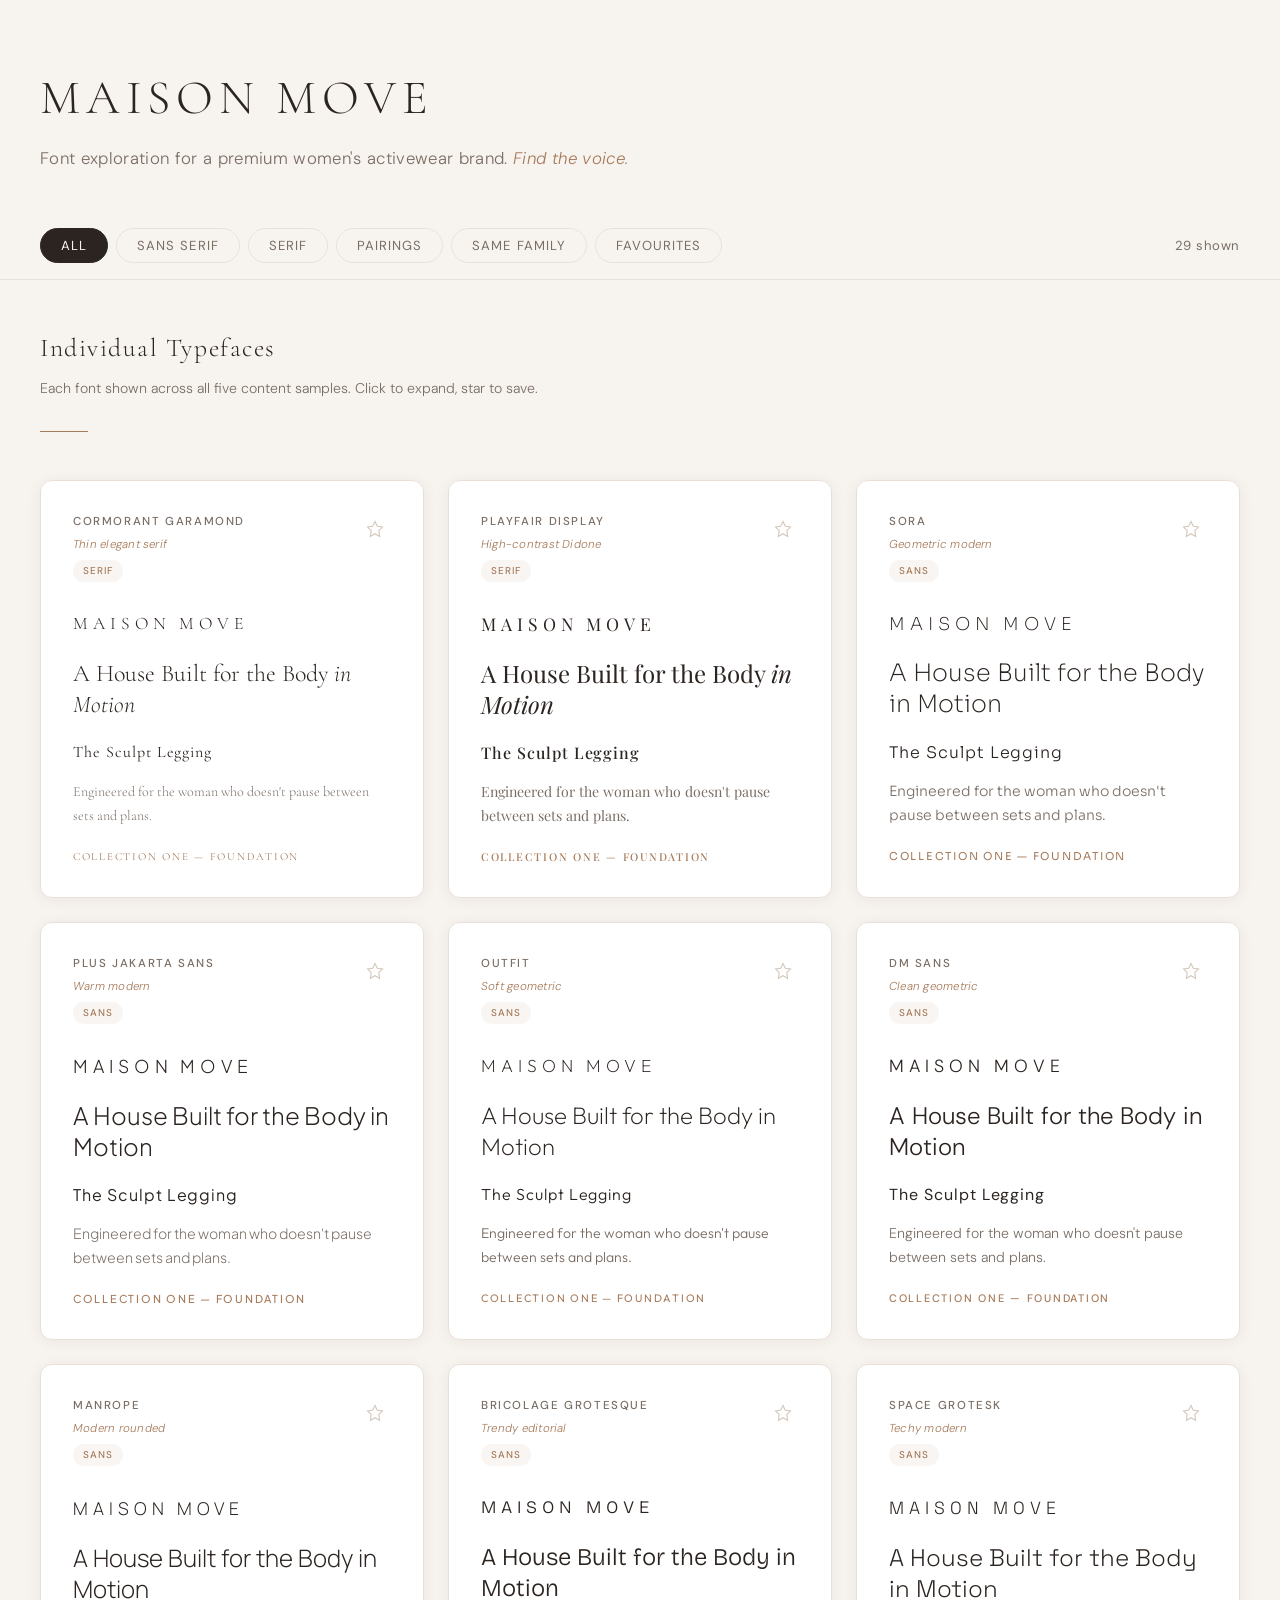
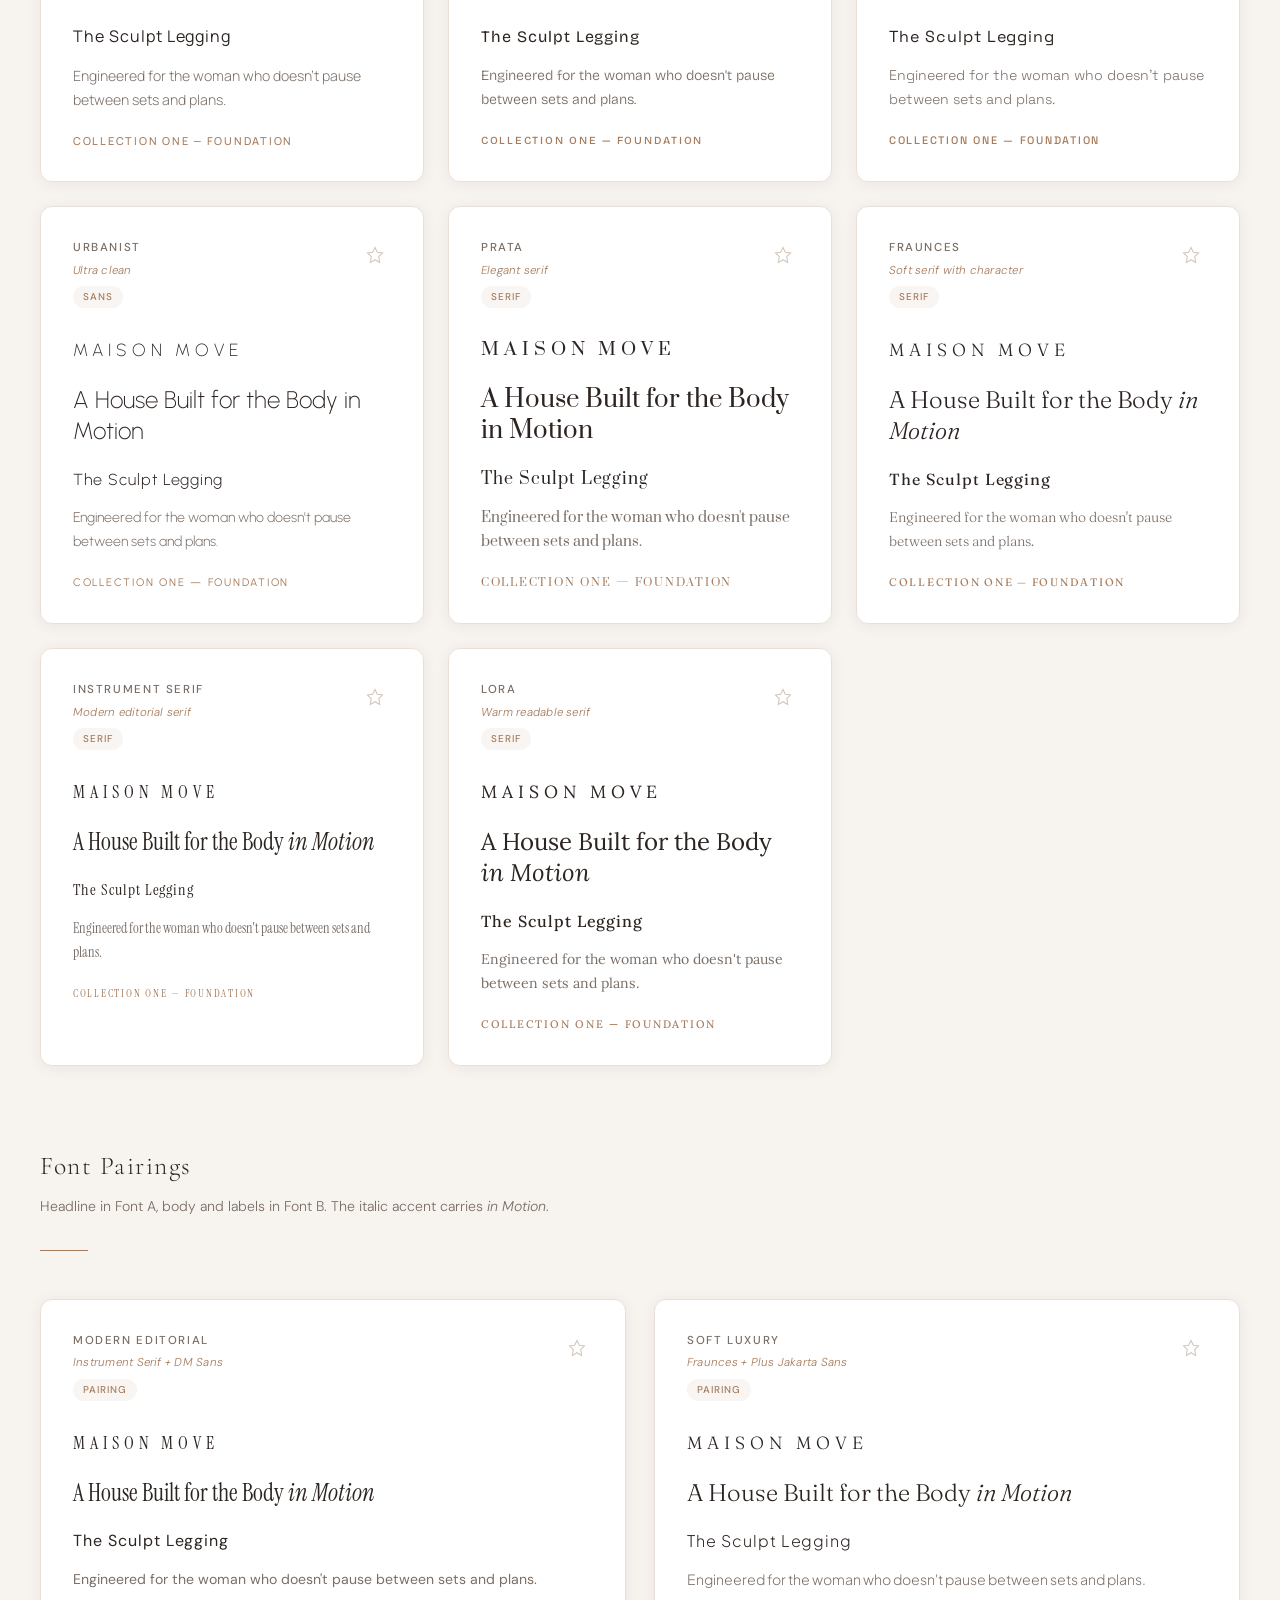
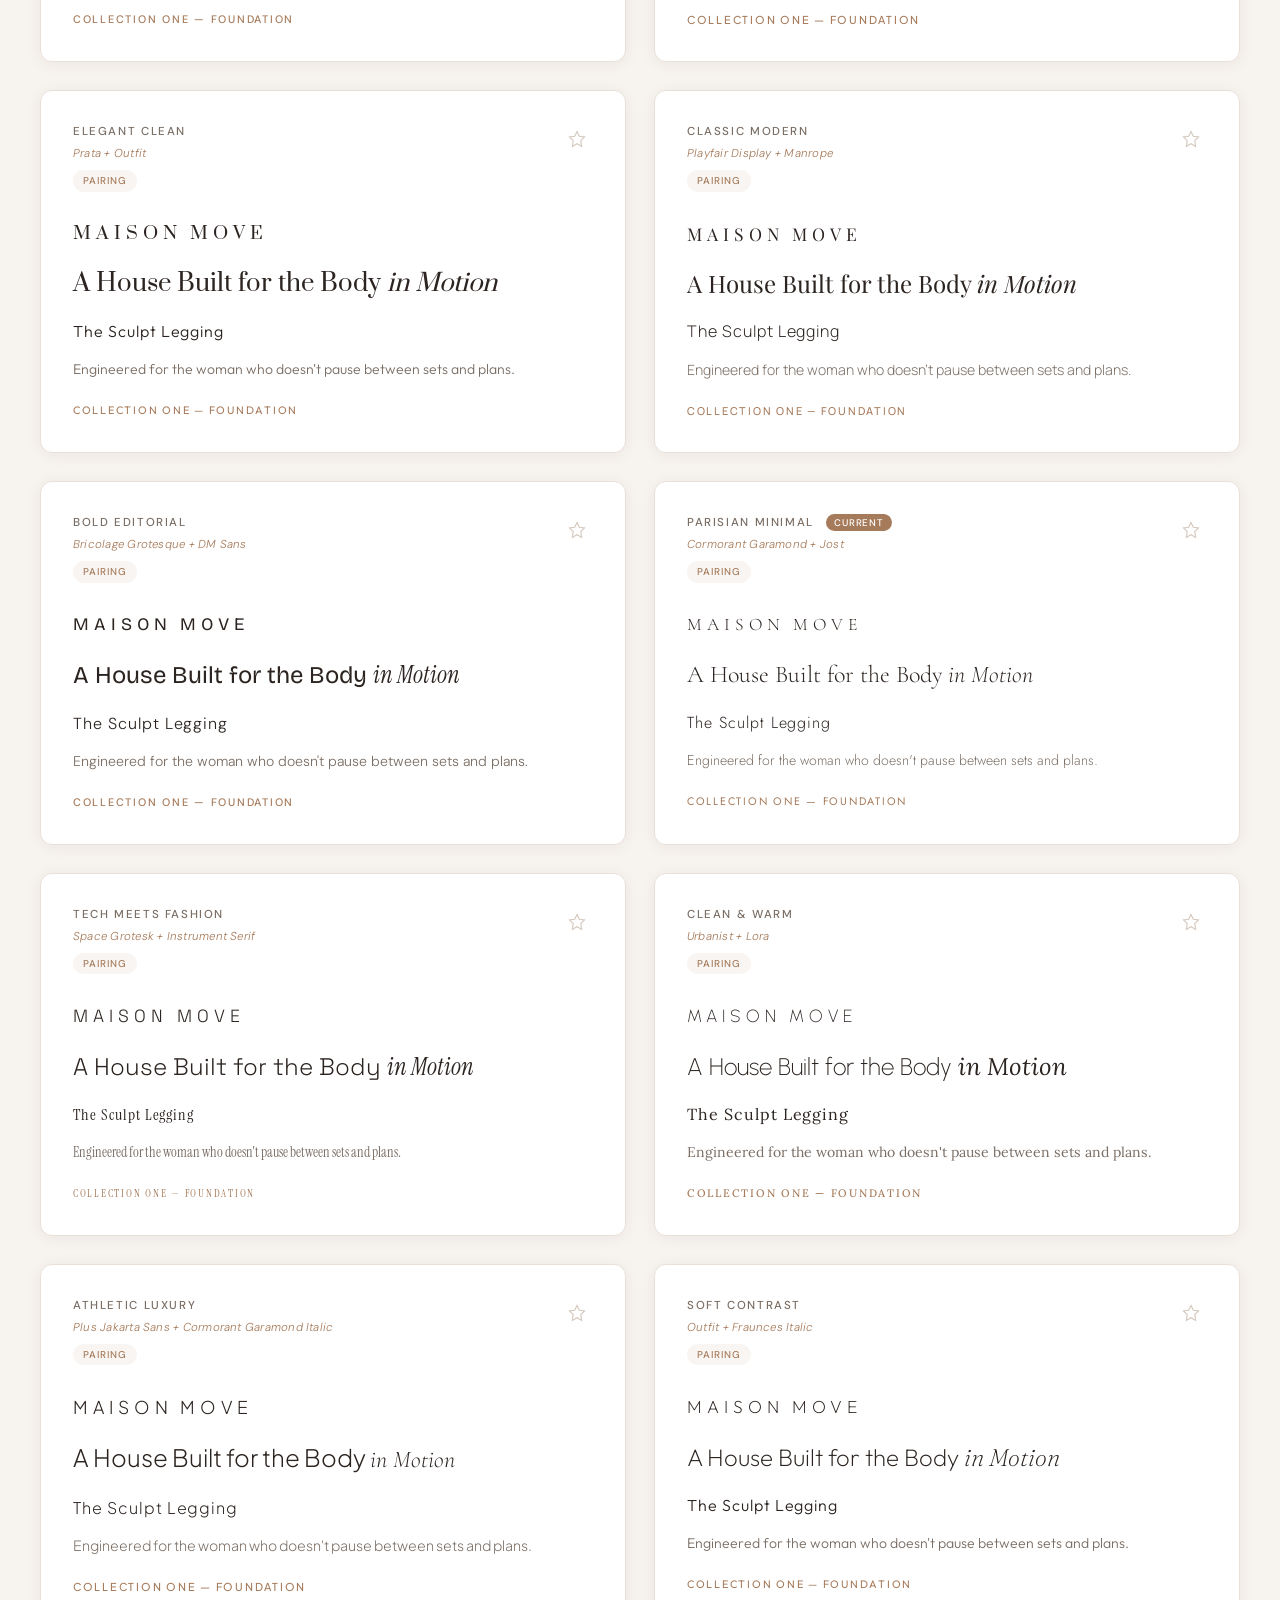
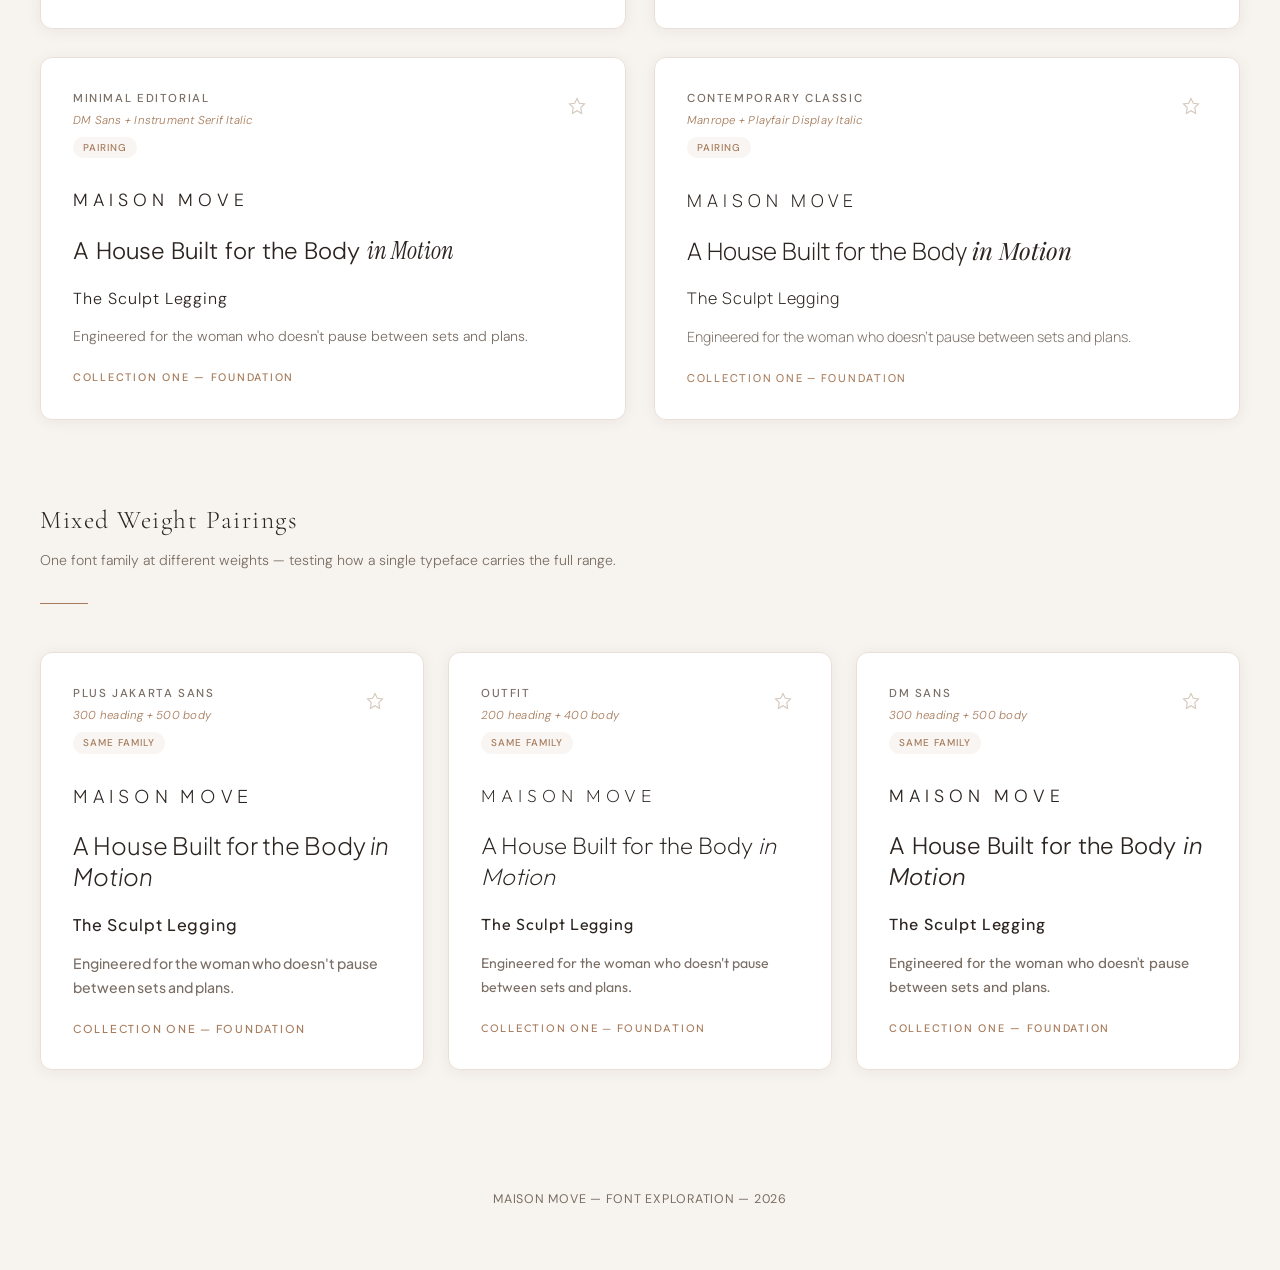
<file: font-explore.html>
<!DOCTYPE html>
<html lang="en">
<head>
<meta charset="UTF-8">
<meta name="viewport" content="width=device-width, initial-scale=1.0">
<title>Maison Move — Font Exploration</title>

<link rel="preconnect" href="https://fonts.googleapis.com">
<link rel="preconnect" href="https://fonts.gstatic.com" crossorigin>
<link href="https://fonts.googleapis.com/css2?family=Bricolage+Grotesque:wght@300;400;500&family=Cormorant+Garamond:ital,wght@0,300;0,400;1,300;1,400&family=DM+Sans:ital,wght@0,300;0,400;0,500;1,300;1,400;1,500&family=Fraunces:ital,wght@0,300;0,400;1,300;1,400&family=Instrument+Serif:ital@0;1&family=Jost:ital,wght@0,300;0,400;0,500;1,300;1,400&family=Lora:ital,wght@0,400;0,500;1,400;1,500&family=Manrope:wght@300;400;500&family=Outfit:wght@200;300;400&family=Playfair+Display:ital,wght@0,400;0,500;1,400;1,500&family=Plus+Jakarta+Sans:ital,wght@0,300;0,400;0,500;1,300;1,400&family=Prata&family=Sora:wght@200;300;400&family=Space+Grotesk:wght@300;400;500&family=Urbanist:wght@200;300;400&display=swap" rel="stylesheet">

<style>
  /* ── Reset & Base ────────────────────────────────────────── */
  *, *::before, *::after { margin: 0; padding: 0; box-sizing: border-box; }

  :root {
    --bg: #F7F3EF;
    --bg-card: #FFFFFF;
    --text: #2C2420;
    --text-muted: #7A6E65;
    --bronze: #A67B5B;
    --bronze-light: #C9A882;
    --gold: #C5A265;
    --border: #E8E0D8;
    --border-hover: #D4C8BC;
    --shadow: 0 2px 16px rgba(44,36,32,0.06);
    --shadow-hover: 0 8px 32px rgba(44,36,32,0.10);
    --shadow-expanded: 0 16px 48px rgba(44,36,32,0.14);
    --radius: 12px;
    --transition: 0.3s cubic-bezier(0.4, 0, 0.2, 1);
  }

  html { scroll-behavior: smooth; }

  body {
    font-family: 'DM Sans', sans-serif;
    background: var(--bg);
    color: var(--text);
    line-height: 1.6;
    -webkit-font-smoothing: antialiased;
    -moz-osx-font-smoothing: grayscale;
  }

  /* ── Page Header ─────────────────────────────────────────── */
  .page-header {
    max-width: 1400px;
    margin: 0 auto;
    padding: 60px 40px 0;
  }

  .page-header h1 {
    font-family: 'Cormorant Garamond', serif;
    font-weight: 300;
    font-size: 3rem;
    letter-spacing: 0.12em;
    color: var(--text);
    margin-bottom: 8px;
  }

  .page-header .subtitle {
    font-weight: 300;
    font-size: 1.05rem;
    color: var(--text-muted);
    letter-spacing: 0.02em;
    margin-bottom: 40px;
  }

  .page-header .subtitle em {
    color: var(--bronze);
    font-style: italic;
  }

  /* ── Filters ─────────────────────────────────────────────── */
  .filters-bar {
    position: sticky;
    top: 0;
    z-index: 100;
    background: rgba(247, 243, 239, 0.92);
    backdrop-filter: blur(16px);
    -webkit-backdrop-filter: blur(16px);
    border-bottom: 1px solid var(--border);
    padding: 16px 0;
    margin-bottom: 48px;
  }

  .filters-inner {
    max-width: 1400px;
    margin: 0 auto;
    padding: 0 40px;
    display: flex;
    align-items: center;
    gap: 8px;
    flex-wrap: wrap;
  }

  .filter-btn {
    font-family: 'DM Sans', sans-serif;
    font-size: 0.82rem;
    font-weight: 400;
    letter-spacing: 0.08em;
    text-transform: uppercase;
    padding: 8px 20px;
    border: 1px solid var(--border);
    border-radius: 100px;
    background: transparent;
    color: var(--text-muted);
    cursor: pointer;
    transition: var(--transition);
    white-space: nowrap;
  }

  .filter-btn:hover {
    border-color: var(--bronze);
    color: var(--bronze);
  }

  .filter-btn.active {
    background: var(--text);
    color: var(--bg);
    border-color: var(--text);
  }

  .filter-count {
    margin-left: auto;
    font-size: 0.82rem;
    color: var(--text-muted);
    letter-spacing: 0.04em;
  }

  /* ── Section Titles ──────────────────────────────────────── */
  .section-container {
    max-width: 1400px;
    margin: 0 auto;
    padding: 0 40px;
  }

  .section-title {
    font-family: 'Cormorant Garamond', serif;
    font-weight: 300;
    font-size: 1.6rem;
    letter-spacing: 0.06em;
    color: var(--text);
    margin-bottom: 8px;
  }

  .section-desc {
    font-size: 0.88rem;
    color: var(--text-muted);
    margin-bottom: 32px;
    font-weight: 300;
  }

  .section-divider {
    width: 48px;
    height: 1px;
    background: var(--bronze);
    margin-bottom: 48px;
  }

  /* ── Grids ───────────────────────────────────────────────── */
  .grid-3 {
    display: grid;
    grid-template-columns: repeat(3, 1fr);
    gap: 24px;
    margin-bottom: 80px;
  }

  .grid-2 {
    display: grid;
    grid-template-columns: repeat(2, 1fr);
    gap: 28px;
    margin-bottom: 80px;
  }

  /* ── Font Card ───────────────────────────────────────────── */
  .font-card {
    background: var(--bg-card);
    border: 1px solid var(--border);
    border-radius: var(--radius);
    padding: 32px;
    box-shadow: var(--shadow);
    cursor: pointer;
    transition: var(--transition);
    position: relative;
    overflow: hidden;
  }

  .font-card::before {
    content: '';
    position: absolute;
    top: 0;
    left: 0;
    right: 0;
    height: 2px;
    background: linear-gradient(90deg, var(--bronze), var(--bronze-light));
    opacity: 0;
    transition: var(--transition);
  }

  .font-card:hover {
    border-color: var(--border-hover);
    box-shadow: var(--shadow-hover);
    transform: translateY(-2px);
  }

  .font-card:hover::before {
    opacity: 1;
  }

  .font-card.expanded {
    grid-column: 1 / -1;
    padding: 48px;
    box-shadow: var(--shadow-expanded);
  }

  .font-card.expanded::before {
    opacity: 1;
  }

  .font-card.favourite {
    border-color: var(--gold);
    box-shadow: 0 0 0 1px var(--gold), var(--shadow);
  }

  .font-card.favourite::before {
    background: linear-gradient(90deg, var(--gold), #D4B87A);
    opacity: 1;
  }

  /* ── Card Header ─────────────────────────────────────────── */
  .card-header {
    display: flex;
    align-items: flex-start;
    justify-content: space-between;
    margin-bottom: 28px;
  }

  .card-label {
    font-size: 0.72rem;
    font-weight: 500;
    letter-spacing: 0.14em;
    text-transform: uppercase;
    color: var(--text-muted);
  }

  .card-mood {
    font-size: 0.72rem;
    font-weight: 300;
    font-style: italic;
    color: var(--bronze);
    letter-spacing: 0.02em;
    margin-top: 4px;
  }

  .card-category {
    display: inline-block;
    font-size: 0.62rem;
    font-weight: 500;
    letter-spacing: 0.1em;
    text-transform: uppercase;
    color: var(--bronze);
    background: rgba(166, 123, 91, 0.08);
    padding: 3px 10px;
    border-radius: 100px;
    margin-top: 6px;
  }

  .star-btn {
    width: 32px;
    height: 32px;
    border: none;
    background: transparent;
    cursor: pointer;
    display: flex;
    align-items: center;
    justify-content: center;
    border-radius: 50%;
    transition: var(--transition);
    flex-shrink: 0;
    margin-left: 12px;
  }

  .star-btn:hover {
    background: rgba(197, 162, 101, 0.1);
  }

  .star-btn svg {
    width: 18px;
    height: 18px;
    transition: var(--transition);
  }

  .star-btn .star-outline { color: var(--border-hover); }
  .star-btn .star-filled { color: var(--gold); display: none; }

  .font-card.favourite .star-btn .star-outline { display: none; }
  .font-card.favourite .star-btn .star-filled { display: block; }

  /* ── Font Samples ────────────────────────────────────────── */
  .sample-brand {
    font-size: 1.1rem;
    letter-spacing: 0.28em;
    margin-bottom: 20px;
    color: var(--text);
  }

  .font-card.expanded .sample-brand {
    font-size: 1.4rem;
    margin-bottom: 28px;
  }

  .sample-headline {
    font-size: 1.5rem;
    line-height: 1.3;
    margin-bottom: 20px;
    color: var(--text);
  }

  .font-card.expanded .sample-headline {
    font-size: 2.2rem;
    margin-bottom: 28px;
  }

  .sample-product {
    font-size: 1rem;
    letter-spacing: 0.06em;
    margin-bottom: 14px;
    color: var(--text);
  }

  .font-card.expanded .sample-product {
    font-size: 1.2rem;
  }

  .sample-body {
    font-size: 0.88rem;
    line-height: 1.7;
    color: var(--text-muted);
    margin-bottom: 20px;
  }

  .font-card.expanded .sample-body {
    font-size: 1rem;
    max-width: 560px;
  }

  .sample-label {
    font-size: 0.68rem;
    letter-spacing: 0.16em;
    text-transform: uppercase;
    color: var(--bronze);
  }

  .font-card.expanded .sample-label {
    font-size: 0.78rem;
  }

  /* ── Pairing Card Extras ─────────────────────────────────── */
  .pairing-fonts {
    display: flex;
    gap: 6px;
    align-items: center;
    margin-top: 6px;
  }

  .pairing-fonts span {
    font-size: 0.62rem;
    letter-spacing: 0.04em;
    color: var(--text-muted);
    font-weight: 300;
  }

  .pairing-fonts .divider {
    color: var(--border);
  }

  /* ── Footer ──────────────────────────────────────────────── */
  .page-footer {
    max-width: 1400px;
    margin: 0 auto;
    padding: 40px 40px 60px;
    text-align: center;
  }

  .page-footer p {
    font-size: 0.78rem;
    color: var(--text-muted);
    letter-spacing: 0.06em;
  }

  /* ── Responsive ──────────────────────────────────────────── */
  @media (max-width: 1080px) {
    .grid-3 { grid-template-columns: repeat(2, 1fr); }
    .grid-2 { grid-template-columns: repeat(2, 1fr); }
  }

  @media (max-width: 720px) {
    .page-header { padding: 40px 24px 0; }
    .page-header h1 { font-size: 2rem; }
    .filters-inner { padding: 0 24px; }
    .section-container { padding: 0 24px; }
    .grid-3 { grid-template-columns: 1fr; gap: 16px; }
    .grid-2 { grid-template-columns: 1fr; gap: 16px; }
    .font-card { padding: 24px; }
    .font-card.expanded { padding: 32px; }
    .sample-headline { font-size: 1.3rem; }
    .font-card.expanded .sample-headline { font-size: 1.6rem; }
    .page-footer { padding: 32px 24px 48px; }
  }

  /* ── Animations ──────────────────────────────────────────── */
  @keyframes fadeUp {
    from { opacity: 0; transform: translateY(16px); }
    to { opacity: 1; transform: translateY(0); }
  }

  .font-card {
    animation: fadeUp 0.5s ease both;
  }

  .font-card[data-hidden="true"] {
    display: none;
  }
</style>
</head>

<body>

<!-- ═══════════════ Header ═══════════════ -->
<header class="page-header">
  <h1>MAISON MOVE</h1>
  <p class="subtitle">Font exploration for a premium women's activewear brand. <em>Find the voice.</em></p>
</header>

<!-- ═══════════════ Filters ═══════════════ -->
<nav class="filters-bar">
  <div class="filters-inner">
    <button class="filter-btn active" data-filter="all">All</button>
    <button class="filter-btn" data-filter="sans">Sans Serif</button>
    <button class="filter-btn" data-filter="serif">Serif</button>
    <button class="filter-btn" data-filter="pairing">Pairings</button>
    <button class="filter-btn" data-filter="mono">Same Family</button>
    <button class="filter-btn" data-filter="favourite">Favourites</button>
    <span class="filter-count" id="filterCount"></span>
  </div>
</nav>

<main>

<!-- ═══════════════ Individual Fonts ═══════════════ -->
<section class="section-container">
  <h2 class="section-title">Individual Typefaces</h2>
  <p class="section-desc">Each font shown across all five content samples. Click to expand, star to save.</p>
  <div class="section-divider"></div>

  <div class="grid-3" id="individualsGrid">
    <!-- Cards injected by JS -->
  </div>
</section>

<!-- ═══════════════ Pairings ═══════════════ -->
<section class="section-container">
  <h2 class="section-title">Font Pairings</h2>
  <p class="section-desc">Headline in Font A, body and labels in Font B. The italic accent carries <em>in Motion</em>.</p>
  <div class="section-divider"></div>

  <div class="grid-2" id="pairingsGrid">
    <!-- Cards injected by JS -->
  </div>
</section>

<!-- ═══════════════ Mixed Weight ═══════════════ -->
<section class="section-container">
  <h2 class="section-title">Mixed Weight Pairings</h2>
  <p class="section-desc">One font family at different weights — testing how a single typeface carries the full range.</p>
  <div class="section-divider"></div>

  <div class="grid-3" id="monoGrid">
    <!-- Cards injected by JS -->
  </div>
</section>

</main>

<footer class="page-footer">
  <p>MAISON MOVE &mdash; FONT EXPLORATION &mdash; 2026</p>
</footer>

<!-- ═══════════════════════════════════════════════════ -->
<script>
(function () {
  'use strict';

  // ── Data ─────────────────────────────────────────────
  const individuals = [
    { name: 'Cormorant Garamond', family: "'Cormorant Garamond', serif", weights: { brand: 300, headline: 300, headlineItalic: true, product: 400, body: 300, label: 400 }, type: 'serif', mood: 'Thin elegant serif' },
    { name: 'Playfair Display', family: "'Playfair Display', serif", weights: { brand: 400, headline: 400, headlineItalic: true, product: 500, body: 400, label: 500 }, type: 'serif', mood: 'High-contrast Didone' },
    { name: 'Sora', family: "'Sora', sans-serif", weights: { brand: 200, headline: 200, headlineItalic: false, product: 300, body: 300, label: 400 }, type: 'sans', mood: 'Geometric modern' },
    { name: 'Plus Jakarta Sans', family: "'Plus Jakarta Sans', sans-serif", weights: { brand: 300, headline: 300, headlineItalic: false, product: 400, body: 300, label: 500 }, type: 'sans', mood: 'Warm modern' },
    { name: 'Outfit', family: "'Outfit', sans-serif", weights: { brand: 200, headline: 200, headlineItalic: false, product: 300, body: 300, label: 400 }, type: 'sans', mood: 'Soft geometric' },
    { name: 'DM Sans', family: "'DM Sans', sans-serif", weights: { brand: 300, headline: 300, headlineItalic: false, product: 400, body: 300, label: 500 }, type: 'sans', mood: 'Clean geometric' },
    { name: 'Manrope', family: "'Manrope', sans-serif", weights: { brand: 300, headline: 300, headlineItalic: false, product: 400, body: 300, label: 500 }, type: 'sans', mood: 'Modern rounded' },
    { name: 'Bricolage Grotesque', family: "'Bricolage Grotesque', sans-serif", weights: { brand: 300, headline: 300, headlineItalic: false, product: 400, body: 300, label: 500 }, type: 'sans', mood: 'Trendy editorial' },
    { name: 'Space Grotesk', family: "'Space Grotesk', sans-serif", weights: { brand: 300, headline: 300, headlineItalic: false, product: 400, body: 300, label: 500 }, type: 'sans', mood: 'Techy modern' },
    { name: 'Urbanist', family: "'Urbanist', sans-serif", weights: { brand: 200, headline: 200, headlineItalic: false, product: 300, body: 300, label: 400 }, type: 'sans', mood: 'Ultra clean' },
    { name: 'Prata', family: "'Prata', serif", weights: { brand: 400, headline: 400, headlineItalic: false, product: 400, body: 400, label: 400 }, type: 'serif', mood: 'Elegant serif' },
    { name: 'Fraunces', family: "'Fraunces', serif", weights: { brand: 300, headline: 300, headlineItalic: true, product: 400, body: 300, label: 400 }, type: 'serif', mood: 'Soft serif with character' },
    { name: 'Instrument Serif', family: "'Instrument Serif', serif", weights: { brand: 400, headline: 400, headlineItalic: true, product: 400, body: 400, label: 400 }, type: 'serif', mood: 'Modern editorial serif' },
    { name: 'Lora', family: "'Lora', serif", weights: { brand: 400, headline: 400, headlineItalic: true, product: 500, body: 400, label: 500 }, type: 'serif', mood: 'Warm readable serif' },
  ];

  const pairings = [
    { name: 'Modern Editorial', headFont: "'Instrument Serif', serif", headWeight: 400, headItalicFont: "'Instrument Serif', serif", bodyFont: "'DM Sans', sans-serif", bodyWeight: 400, labelWeight: 500, fonts: 'Instrument Serif + DM Sans' },
    { name: 'Soft Luxury', headFont: "'Fraunces', serif", headWeight: 300, headItalicFont: "'Fraunces', serif", bodyFont: "'Plus Jakarta Sans', sans-serif", bodyWeight: 300, labelWeight: 500, fonts: 'Fraunces + Plus Jakarta Sans' },
    { name: 'Elegant Clean', headFont: "'Prata', serif", headWeight: 400, headItalicFont: "'Prata', serif", bodyFont: "'Outfit', sans-serif", bodyWeight: 300, labelWeight: 400, fonts: 'Prata + Outfit' },
    { name: 'Classic Modern', headFont: "'Playfair Display', serif", headWeight: 400, headItalicFont: "'Playfair Display', serif", bodyFont: "'Manrope', sans-serif", bodyWeight: 300, labelWeight: 500, fonts: 'Playfair Display + Manrope' },
    { name: 'Bold Editorial', headFont: "'Bricolage Grotesque', sans-serif", headWeight: 400, headItalicFont: "'Instrument Serif', serif", bodyFont: "'DM Sans', sans-serif", bodyWeight: 300, labelWeight: 500, fonts: 'Bricolage Grotesque + DM Sans' },
    { name: 'Parisian Minimal', headFont: "'Cormorant Garamond', serif", headWeight: 300, headItalicFont: "'Cormorant Garamond', serif", bodyFont: "'Jost', sans-serif", bodyWeight: 300, labelWeight: 400, fonts: 'Cormorant Garamond + Jost', current: true },
    { name: 'Tech Meets Fashion', headFont: "'Space Grotesk', sans-serif", headWeight: 300, headItalicFont: "'Instrument Serif', serif", bodyFont: "'Instrument Serif', serif", bodyWeight: 400, labelWeight: 400, fonts: 'Space Grotesk + Instrument Serif' },
    { name: 'Clean & Warm', headFont: "'Urbanist', sans-serif", headWeight: 200, headItalicFont: "'Lora', serif", bodyFont: "'Lora', serif", bodyWeight: 400, labelWeight: 500, fonts: 'Urbanist + Lora' },
    { name: 'Athletic Luxury', headFont: "'Plus Jakarta Sans', sans-serif", headWeight: 300, headItalicFont: "'Cormorant Garamond', serif", bodyFont: "'Plus Jakarta Sans', sans-serif", bodyWeight: 300, labelWeight: 500, fonts: 'Plus Jakarta Sans + Cormorant Garamond Italic' },
    { name: 'Soft Contrast', headFont: "'Outfit', sans-serif", headWeight: 200, headItalicFont: "'Fraunces', serif", bodyFont: "'Outfit', sans-serif", bodyWeight: 300, labelWeight: 400, fonts: 'Outfit + Fraunces Italic' },
    { name: 'Minimal Editorial', headFont: "'DM Sans', sans-serif", headWeight: 300, headItalicFont: "'Instrument Serif', serif", bodyFont: "'DM Sans', sans-serif", bodyWeight: 300, labelWeight: 500, fonts: 'DM Sans + Instrument Serif Italic' },
    { name: 'Contemporary Classic', headFont: "'Manrope', sans-serif", headWeight: 300, headItalicFont: "'Playfair Display', serif", bodyFont: "'Manrope', sans-serif", bodyWeight: 300, labelWeight: 500, fonts: 'Manrope + Playfair Display Italic' },
  ];

  const monoWeights = [
    { name: 'Plus Jakarta Sans', family: "'Plus Jakarta Sans', sans-serif", headWeight: 300, bodyWeight: 500, labelWeight: 500, desc: '300 heading + 500 body' },
    { name: 'Outfit', family: "'Outfit', sans-serif", headWeight: 200, bodyWeight: 400, labelWeight: 400, desc: '200 heading + 400 body' },
    { name: 'DM Sans', family: "'DM Sans', sans-serif", headWeight: 300, bodyWeight: 500, labelWeight: 500, desc: '300 heading + 500 body' },
  ];

  // ── Favourites (localStorage) ────────────────────────
  const STORAGE_KEY = 'maisonmove_font_favs';
  let favourites = new Set(JSON.parse(localStorage.getItem(STORAGE_KEY) || '[]'));

  function saveFavourites() {
    localStorage.setItem(STORAGE_KEY, JSON.stringify([...favourites]));
  }

  function toggleFavourite(id, card) {
    if (favourites.has(id)) {
      favourites.delete(id);
      card.classList.remove('favourite');
    } else {
      favourites.add(id);
      card.classList.add('favourite');
    }
    saveFavourites();
    updateCount();
  }

  // ── Star SVG ─────────────────────────────────────────
  function starHTML() {
    return `
      <svg class="star-outline" viewBox="0 0 24 24" fill="none" stroke="currentColor" stroke-width="1.5">
        <path d="M12 2l3.09 6.26L22 9.27l-5 4.87L18.18 22 12 18.27 5.82 22 7 14.14l-5-4.87 6.91-1.01L12 2z"/>
      </svg>
      <svg class="star-filled" viewBox="0 0 24 24" fill="currentColor" stroke="none">
        <path d="M12 2l3.09 6.26L22 9.27l-5 4.87L18.18 22 12 18.27 5.82 22 7 14.14l-5-4.87 6.91-1.01L12 2z"/>
      </svg>
    `;
  }

  // ── Build Individual Card ────────────────────────────
  function buildIndividualCard(font, index) {
    const id = 'ind-' + font.name.replace(/\s+/g, '-').toLowerCase();
    const card = document.createElement('div');
    card.className = 'font-card';
    card.dataset.type = font.type;
    card.dataset.section = 'individual';
    card.dataset.id = id;
    if (favourites.has(id)) card.classList.add('favourite');
    card.style.animationDelay = (index * 0.04) + 's';

    const italicStyle = font.weights.headlineItalic ? 'font-style: italic;' : '';

    card.innerHTML = `
      <div class="card-header">
        <div>
          <div class="card-label">${font.name}</div>
          <div class="card-mood">${font.mood}</div>
          <div class="card-category">${font.type}</div>
        </div>
        <button class="star-btn" aria-label="Toggle favourite" onclick="event.stopPropagation()">
          ${starHTML()}
        </button>
      </div>
      <div class="sample-brand" style="font-family: ${font.family}; font-weight: ${font.weights.brand};">MAISON MOVE</div>
      <div class="sample-headline" style="font-family: ${font.family}; font-weight: ${font.weights.headline};">A House Built for the Body <span style="${italicStyle} font-family: ${font.family};">in Motion</span></div>
      <div class="sample-product" style="font-family: ${font.family}; font-weight: ${font.weights.product};">The Sculpt Legging</div>
      <div class="sample-body" style="font-family: ${font.family}; font-weight: ${font.weights.body};">Engineered for the woman who doesn't pause between sets and plans.</div>
      <div class="sample-label" style="font-family: ${font.family}; font-weight: ${font.weights.label};">COLLECTION ONE &mdash; FOUNDATION</div>
    `;

    card.addEventListener('click', () => card.classList.toggle('expanded'));
    card.querySelector('.star-btn').addEventListener('click', () => toggleFavourite(id, card));

    return card;
  }

  // ── Build Pairing Card ───────────────────────────────
  function buildPairingCard(pair, index) {
    const id = 'pair-' + pair.name.replace(/\s+/g, '-').toLowerCase();
    const card = document.createElement('div');
    card.className = 'font-card';
    card.dataset.type = 'pairing';
    card.dataset.section = 'pairing';
    card.dataset.id = id;
    if (favourites.has(id)) card.classList.add('favourite');
    card.style.animationDelay = (index * 0.05) + 's';

    const currentBadge = pair.current ? ' <span style="font-size:0.6rem; background: var(--bronze); color: #fff; padding: 2px 8px; border-radius: 100px; margin-left: 8px; vertical-align: middle; letter-spacing: 0.08em;">CURRENT</span>' : '';

    card.innerHTML = `
      <div class="card-header">
        <div>
          <div class="card-label">${pair.name}${currentBadge}</div>
          <div class="card-mood">${pair.fonts}</div>
          <div class="card-category">pairing</div>
        </div>
        <button class="star-btn" aria-label="Toggle favourite" onclick="event.stopPropagation()">
          ${starHTML()}
        </button>
      </div>
      <div class="sample-brand" style="font-family: ${pair.headFont}; font-weight: ${pair.headWeight}; letter-spacing: 0.28em;">MAISON MOVE</div>
      <div class="sample-headline" style="font-family: ${pair.headFont}; font-weight: ${pair.headWeight};">A House Built for the Body <span style="font-style: italic; font-family: ${pair.headItalicFont};">in Motion</span></div>
      <div class="sample-product" style="font-family: ${pair.bodyFont}; font-weight: ${pair.bodyWeight}; letter-spacing: 0.06em;">The Sculpt Legging</div>
      <div class="sample-body" style="font-family: ${pair.bodyFont}; font-weight: ${pair.bodyWeight};">Engineered for the woman who doesn't pause between sets and plans.</div>
      <div class="sample-label" style="font-family: ${pair.bodyFont}; font-weight: ${pair.labelWeight};">COLLECTION ONE &mdash; FOUNDATION</div>
    `;

    card.addEventListener('click', () => card.classList.toggle('expanded'));
    card.querySelector('.star-btn').addEventListener('click', () => toggleFavourite(id, card));

    return card;
  }

  // ── Build Mono Card ──────────────────────────────────
  function buildMonoCard(mono, index) {
    const id = 'mono-' + mono.name.replace(/\s+/g, '-').toLowerCase();
    const card = document.createElement('div');
    card.className = 'font-card';
    card.dataset.type = 'mono';
    card.dataset.section = 'mono';
    card.dataset.id = id;
    if (favourites.has(id)) card.classList.add('favourite');
    card.style.animationDelay = (index * 0.06) + 's';

    card.innerHTML = `
      <div class="card-header">
        <div>
          <div class="card-label">${mono.name}</div>
          <div class="card-mood">${mono.desc}</div>
          <div class="card-category">same family</div>
        </div>
        <button class="star-btn" aria-label="Toggle favourite" onclick="event.stopPropagation()">
          ${starHTML()}
        </button>
      </div>
      <div class="sample-brand" style="font-family: ${mono.family}; font-weight: ${mono.headWeight}; letter-spacing: 0.28em;">MAISON MOVE</div>
      <div class="sample-headline" style="font-family: ${mono.family}; font-weight: ${mono.headWeight};">A House Built for the Body <em style="font-family: ${mono.family}; font-weight: ${mono.headWeight};">in Motion</em></div>
      <div class="sample-product" style="font-family: ${mono.family}; font-weight: ${mono.bodyWeight}; letter-spacing: 0.06em;">The Sculpt Legging</div>
      <div class="sample-body" style="font-family: ${mono.family}; font-weight: ${mono.bodyWeight};">Engineered for the woman who doesn't pause between sets and plans.</div>
      <div class="sample-label" style="font-family: ${mono.family}; font-weight: ${mono.labelWeight};">COLLECTION ONE &mdash; FOUNDATION</div>
    `;

    card.addEventListener('click', () => card.classList.toggle('expanded'));
    card.querySelector('.star-btn').addEventListener('click', () => toggleFavourite(id, card));

    return card;
  }

  // ── Render ───────────────────────────────────────────
  const individualsGrid = document.getElementById('individualsGrid');
  const pairingsGrid = document.getElementById('pairingsGrid');
  const monoGrid = document.getElementById('monoGrid');

  individuals.forEach((font, i) => {
    individualsGrid.appendChild(buildIndividualCard(font, i));
  });

  pairings.forEach((pair, i) => {
    pairingsGrid.appendChild(buildPairingCard(pair, i));
  });

  monoWeights.forEach((mono, i) => {
    monoGrid.appendChild(buildMonoCard(mono, i));
  });

  // ── Filter Logic ─────────────────────────────────────
  const allCards = document.querySelectorAll('.font-card');
  const filterBtns = document.querySelectorAll('.filter-btn');

  function updateCount() {
    const visible = document.querySelectorAll('.font-card:not([data-hidden="true"])').length;
    document.getElementById('filterCount').textContent = visible + ' shown';
  }

  function applyFilter(filter) {
    allCards.forEach(card => {
      let show = false;
      const type = card.dataset.type;
      const section = card.dataset.section;
      const id = card.dataset.id;

      switch (filter) {
        case 'all':
          show = true;
          break;
        case 'sans':
          show = type === 'sans' && section === 'individual';
          break;
        case 'serif':
          show = type === 'serif' && section === 'individual';
          break;
        case 'pairing':
          show = section === 'pairing';
          break;
        case 'mono':
          show = section === 'mono';
          break;
        case 'favourite':
          show = favourites.has(id);
          break;
      }

      card.dataset.hidden = show ? 'false' : 'true';
    });

    // Show/hide section containers
    const sections = document.querySelectorAll('.section-container');
    sections.forEach(section => {
      const grid = section.querySelector('.grid-2, .grid-3');
      if (!grid) return;
      const hasVisible = grid.querySelector('.font-card:not([data-hidden="true"])');
      section.style.display = hasVisible ? '' : 'none';
    });

    updateCount();
  }

  filterBtns.forEach(btn => {
    btn.addEventListener('click', () => {
      filterBtns.forEach(b => b.classList.remove('active'));
      btn.classList.add('active');
      applyFilter(btn.dataset.filter);
    });
  });

  // Initial count
  updateCount();

})();
</script>

</body>
</html>
</file>
<file: styles.css>
/* ============================================
   MAISON MOVE — Stylesheet
   Aesthetic: Old Celine x Aesop x Odd Muse
   Palette: #F5F0EB / #1A1A1A / #C4A882
   ============================================ */

/* --- Loader --- */
.loader {
  position: fixed;
  top: 0;
  left: 0;
  right: 0;
  bottom: 0;
  background: var(--cream);
  z-index: 9999;
  display: flex;
  align-items: center;
  justify-content: center;
  transition: opacity 0.6s ease;
}

.loader.hidden {
  opacity: 0;
  pointer-events: none;
}

.loader-monogram {
  width: 36px;
  height: auto;
  color: #1A1A1A;
  animation: loaderPulse 1.2s ease-in-out infinite;
}

@keyframes loaderPulse {
  0%, 100% { opacity: 0.2; }
  50% { opacity: 1; }
}

/* --- Reset & Base --- */
*, *::before, *::after {
  margin: 0;
  padding: 0;
  box-sizing: border-box;
}

:root {
  --cream: #F5F0EB;
  --black: #1A1A1A;
  --nude: #C4A882;
  --nude-light: #d4c9b8;
  --grey: #8a8580;
  --light-grey: #e8e3dd;
  --font-serif: 'Cormorant Garamond', 'Georgia', serif;
  --font-sans: 'Inter', 'Helvetica Neue', sans-serif;
}

html {
  scroll-behavior: smooth;
  font-size: 16px;
}

body {
  font-family: var(--font-sans);
  background-color: var(--cream);
  color: var(--black);
  line-height: 1.6;
  -webkit-font-smoothing: antialiased;
  -moz-osx-font-smoothing: grayscale;
  overflow-x: hidden;
}

a {
  color: inherit;
  text-decoration: none;
}

img {
  max-width: 100%;
  display: block;
}

button {
  cursor: pointer;
  border: none;
  background: none;
  font-family: inherit;
  color: inherit;
}

ul {
  list-style: none;
}

.container {
  max-width: 1280px;
  margin: 0 auto;
  padding: 0 2rem;
}

/* --- Announcement Bar --- */
.announcement-bar {
  background-color: var(--black);
  color: var(--cream);
  text-align: center;
  padding: 0.6rem 1rem;
  font-size: 0.7rem;
  letter-spacing: 0.2em;
  text-transform: uppercase;
  font-weight: 400;
}

/* --- Navigation --- */
.nav {
  position: fixed;
  top: 0;
  left: 0;
  right: 0;
  z-index: 100;
  background-color: rgba(245, 240, 235, 0.95);
  backdrop-filter: blur(20px);
  -webkit-backdrop-filter: blur(20px);
  border-bottom: 1px solid rgba(26, 26, 26, 0.06);
  transition: transform 0.4s ease, box-shadow 0.3s ease;
}

.nav-inner {
  max-width: 1400px;
  margin: 0 auto;
  padding: 0 2rem;
  display: flex;
  align-items: center;
  justify-content: space-between;
  height: 70px;
}

.nav-logo {
  display: flex;
  flex-direction: column;
  align-items: center;
  line-height: 1;
  position: absolute;
  left: 50%;
  transform: translateX(-50%);
}

.logo-maison {
  font-family: var(--font-sans);
  font-size: 0.95rem;
  font-weight: 400;
  letter-spacing: 0.35em;
  color: var(--black);
}

.logo-move {
  font-family: var(--font-sans);
  font-size: 0.95rem;
  font-weight: 300;
  letter-spacing: 0.55em;
  color: var(--black);
}

.nav-links {
  display: flex;
  gap: 2.5rem;
}

.nav-links a {
  font-size: 0.72rem;
  letter-spacing: 0.15em;
  text-transform: uppercase;
  font-weight: 400;
  transition: opacity 0.3s ease;
}

.nav-links a:hover {
  opacity: 0.5;
}

.nav-actions {
  display: flex;
  gap: 1.2rem;
  align-items: center;
}

.nav-action {
  transition: opacity 0.3s ease;
}

.nav-action:hover {
  opacity: 0.5;
}

.cart-action {
  position: relative;
}

.cart-count {
  position: absolute;
  top: -4px;
  right: -6px;
  background: var(--black);
  color: var(--cream);
  font-size: 0.55rem;
  width: 14px;
  height: 14px;
  border-radius: 50%;
  display: flex;
  align-items: center;
  justify-content: center;
  font-weight: 500;
}

.nav-toggle {
  display: none;
  flex-direction: column;
  gap: 5px;
  padding: 4px;
  z-index: 101;
}

.nav-toggle span {
  width: 20px;
  height: 1px;
  background: var(--black);
  transition: all 0.3s ease;
}

/* --- Mobile Menu --- */
.mobile-menu {
  position: fixed;
  top: 0;
  left: 0;
  right: 0;
  bottom: 0;
  background: var(--cream);
  z-index: 99;
  display: flex;
  align-items: center;
  justify-content: center;
  opacity: 0;
  pointer-events: none;
  transition: opacity 0.4s ease;
}

.mobile-menu.active {
  opacity: 1;
  pointer-events: all;
}

.mobile-menu-inner {
  display: flex;
  flex-direction: column;
  align-items: center;
  gap: 2rem;
}

.mobile-menu-inner a {
  font-family: var(--font-serif);
  font-size: 2rem;
  font-weight: 300;
  letter-spacing: 0.05em;
  transition: opacity 0.3s ease;
}

.mobile-menu-inner a:hover {
  opacity: 0.5;
}

/* --- Hero --- */
.hero {
  min-height: 100vh;
  display: flex;
  align-items: center;
  justify-content: center;
  text-align: center;
  position: relative;
  padding: 8rem 2rem 4rem;
  background-color: var(--cream);
}

.hero-content {
  max-width: 800px;
}

/* --- Rotating Circle --- */
.rotating-circle {
  position: relative;
  width: clamp(180px, 28vw, 280px);
  height: clamp(180px, 28vw, 280px);
  margin: 0 auto 3rem;
}

.rotating-text-svg {
  width: 100%;
  height: 100%;
  animation: rotateCircle 20s linear infinite;
}

.circle-text {
  font-family: var(--font-sans);
  font-size: 0.82rem;
  font-weight: 400;
  letter-spacing: 0.22em;
  fill: var(--black);
  text-transform: uppercase;
}

.rotating-circle-inner {
  position: absolute;
  top: 50%;
  left: 50%;
  transform: translate(-50%, -50%);
  display: flex;
  align-items: center;
  justify-content: center;
}

.circle-monogram {
  width: clamp(28px, 5vw, 42px);
  height: auto;
  color: var(--black);
}

@keyframes rotateCircle {
  0% { transform: rotate(0deg); }
  100% { transform: rotate(360deg); }
}


.hero-title {
  font-family: var(--font-serif);
  font-size: clamp(3rem, 8vw, 6.5rem);
  font-weight: 300;
  line-height: 1.05;
  letter-spacing: -0.01em;
  margin-bottom: 2rem;
}

.hero-title span {
  display: block;
}

.hero-title em {
  font-style: italic;
  font-weight: 300;
}

.hero-subtitle {
  font-size: 0.85rem;
  letter-spacing: 0.08em;
  color: var(--grey);
  margin-bottom: 3rem;
  font-weight: 300;
}

.hero-scroll-indicator {
  position: absolute;
  bottom: 3rem;
  left: 50%;
  transform: translateX(-50%);
  display: flex;
  flex-direction: column;
  align-items: center;
  gap: 0.8rem;
}

.hero-scroll-indicator span {
  font-size: 0.6rem;
  letter-spacing: 0.2em;
  text-transform: uppercase;
  color: var(--grey);
}

.scroll-line {
  width: 1px;
  height: 40px;
  background: var(--grey);
  animation: scrollPulse 2s ease-in-out infinite;
}

@keyframes scrollPulse {
  0%, 100% { opacity: 0.3; transform: scaleY(0.5); }
  50% { opacity: 1; transform: scaleY(1); }
}

/* --- Buttons --- */
.btn {
  display: inline-block;
  font-size: 0.7rem;
  letter-spacing: 0.2em;
  text-transform: uppercase;
  font-weight: 400;
  padding: 1rem 2.5rem;
  transition: all 0.4s ease;
  cursor: pointer;
  font-family: var(--font-sans);
}

.btn-primary {
  background: var(--black);
  color: var(--cream);
  border: 1px solid var(--black);
}

.btn-primary:hover {
  background: transparent;
  color: var(--black);
}

.btn-secondary {
  background: transparent;
  color: var(--black);
  border: 1px solid var(--black);
}

.btn-secondary:hover {
  background: var(--black);
  color: var(--cream);
}

/* --- Brand Statement --- */
.brand-statement {
  padding: 8rem 0;
  border-top: 1px solid rgba(26, 26, 26, 0.08);
  border-bottom: 1px solid rgba(26, 26, 26, 0.08);
}

.brand-statement-inner {
  max-width: 900px;
  margin: 0 auto;
  text-align: center;
}

.brand-statement-label {
  font-size: 0.65rem;
  letter-spacing: 0.3em;
  text-transform: uppercase;
  color: var(--grey);
  margin-bottom: 2.5rem;
}

.brand-statement-text {
  font-family: var(--font-serif);
  font-size: clamp(1.5rem, 3vw, 2.2rem);
  font-weight: 300;
  line-height: 1.5;
  letter-spacing: 0.01em;
}

/* --- Section Headers --- */
.section-header {
  margin-bottom: 4rem;
}

.section-label {
  display: block;
  font-size: 0.65rem;
  letter-spacing: 0.3em;
  text-transform: uppercase;
  color: var(--grey);
  margin-bottom: 1.5rem;
}

.section-title {
  font-family: var(--font-serif);
  font-size: clamp(2rem, 4vw, 3.2rem);
  font-weight: 300;
  letter-spacing: 0.01em;
  margin-bottom: 1rem;
}

.section-description {
  font-size: 0.9rem;
  color: var(--grey);
  font-weight: 300;
  max-width: 500px;
  line-height: 1.7;
}

/* --- Tech Differentiator --- */
.tech-diff {
  padding: 8rem 0;
  background: var(--black);
  color: var(--cream);
}

.tech-diff-header {
  text-align: center;
  margin-bottom: 5rem;
}

.tech-diff-question {
  font-family: var(--font-serif);
  font-size: clamp(2.2rem, 5vw, 3.5rem);
  font-weight: 300;
  letter-spacing: 0.01em;
  margin-bottom: 1rem;
}

.tech-diff-sub {
  font-size: 0.88rem;
  color: rgba(245, 240, 235, 0.5);
  font-weight: 300;
  letter-spacing: 0.06em;
}

.tech-diff-grid {
  display: flex;
  align-items: flex-start;
  gap: 3rem;
}

.tech-diff-grid-two {
  max-width: 800px;
  margin-left: auto;
  margin-right: auto;
}

.tech-diff-item {
  flex: 1;
  text-align: center;
}

.tech-diff-icon {
  margin-bottom: 2rem;
  opacity: 0.4;
}

.tech-diff-name {
  font-family: var(--font-serif);
  font-size: 1.6rem;
  font-weight: 300;
  letter-spacing: 0.02em;
  margin-bottom: 0.6rem;
}

.tech-diff-stat {
  font-size: 0.7rem;
  letter-spacing: 0.18em;
  text-transform: uppercase;
  color: var(--nude);
  font-weight: 400;
  margin-bottom: 1.5rem;
}

.tech-diff-desc {
  font-size: 0.85rem;
  line-height: 1.8;
  color: rgba(245, 240, 235, 0.6);
  font-weight: 300;
}

.tech-diff-divider {
  width: 1px;
  align-self: stretch;
  background: rgba(245, 240, 235, 0.1);
}

.tech-diff-footer {
  text-align: center;
  margin-top: 4rem;
}

.tech-diff-detail-grid {
  display: grid;
  grid-template-columns: repeat(2, 1fr);
  gap: 4rem;
  margin-top: 5rem;
  padding-top: 5rem;
  border-top: 1px solid rgba(245, 240, 235, 0.08);
  max-width: 800px;
  margin-left: auto;
  margin-right: auto;
}

.tech-diff-detail-number {
  font-size: 0.65rem;
  letter-spacing: 0.2em;
  color: var(--nude);
  margin-bottom: 1.5rem;
}

.tech-diff-detail h3 {
  font-family: var(--font-serif);
  font-size: 1.4rem;
  font-weight: 300;
  letter-spacing: 0.02em;
  margin-bottom: 1rem;
}

.tech-diff-detail p {
  font-size: 0.85rem;
  line-height: 1.8;
  color: rgba(245, 240, 235, 0.6);
  font-weight: 300;
}

@media (max-width: 768px) {
  .tech-diff-grid {
    flex-direction: column;
    gap: 3rem;
  }

  .tech-diff-divider {
    width: 30px;
    height: 1px;
    align-self: center;
  }

  .tech-diff-detail-grid {
    grid-template-columns: 1fr;
    gap: 2.5rem;
  }
}

/* --- Collection --- */
.collection {
  padding: 8rem 0;
}

.collection-group {
  margin-bottom: 5rem;
}

.collection-group:last-of-type {
  margin-bottom: 3rem;
}

.collection-group-header {
  display: flex;
  align-items: baseline;
  gap: 3rem;
  margin-bottom: 2.5rem;
  padding-bottom: 1.5rem;
  border-bottom: 1px solid rgba(26, 26, 26, 0.1);
}

.collection-group-title {
  font-family: var(--font-serif);
  font-size: 2rem;
  font-weight: 300;
  letter-spacing: 0.02em;
  flex-shrink: 0;
}

.collection-group-story {
  font-size: 0.85rem;
  line-height: 1.8;
  color: var(--grey);
  font-weight: 300;
  max-width: 480px;
}

.collection-grid {
  display: grid;
  grid-template-columns: repeat(3, 1fr);
  gap: 1.5rem;
}

.collection-grid-half {
  grid-template-columns: repeat(2, 1fr);
}

.collection-grid-feature {
  grid-template-columns: 1fr;
  max-width: 380px;
  margin: 0 auto;
}

.collection-grid-pair {
  grid-template-columns: repeat(2, 1fr);
  max-width: 760px;
  margin: 0 auto;
}

.collection-item {
  cursor: pointer;
}

.collection-item:hover .collection-image {
  transform: scale(1.02);
}

.collection-item:hover .collection-placeholder .placeholder-mm {
  opacity: 0.6;
}

.collection-image {
  aspect-ratio: 3/4;
  overflow: hidden;
  margin-bottom: 1rem;
  transition: transform 0.6s ease;
  position: relative;
}

.collection-item-tall .collection-image {
  aspect-ratio: 2/3;
}

.collection-item-wide {
  grid-column: 1 / -1;
  justify-self: center;
  width: 66%;
}

.collection-item-wide .collection-image {
  aspect-ratio: 16/9;
}

.collection-placeholder {
  width: 100%;
  height: 100%;
  display: flex;
  align-items: center;
  justify-content: center;
}

.placeholder-mm {
  font-family: var(--font-sans);
  font-size: 1.5rem;
  font-weight: 300;
  letter-spacing: 0.3em;
  color: var(--black);
  opacity: 0.15;
  transition: opacity 0.4s ease;
}

.placeholder-light .placeholder-mm {
  color: var(--cream);
}

.placeholder-soon {
  display: block;
  font-family: var(--font-sans);
  font-size: 0.8rem;
  letter-spacing: 0.3em;
  text-transform: uppercase;
  color: var(--black);
  opacity: 0.15;
  margin-top: 0.5rem;
  font-weight: 300;
  transition: opacity 0.4s ease;
}

.placeholder-light .placeholder-soon {
  color: var(--cream);
}

.collection-placeholder {
  flex-direction: column;
}

.collection-info h3 {
  font-family: var(--font-sans);
  font-size: 0.8rem;
  font-weight: 400;
  letter-spacing: 0.08em;
  margin-bottom: 0.3rem;
}

.collection-tech {
  font-size: 0.7rem;
  color: var(--grey);
  font-weight: 300;
  letter-spacing: 0.04em;
  margin-bottom: 0.4rem;
}

.collection-price {
  font-size: 0.8rem;
  font-weight: 400;
  letter-spacing: 0.05em;
}

.collection-cta {
  text-align: center;
  margin-top: 4rem;
}

/* --- Technology --- */
.technology {
  padding: 8rem 0;
  background-color: var(--black);
  color: var(--cream);
}

.technology .section-label,
.technology .section-description {
  color: rgba(245, 240, 235, 0.5);
}

.tech-grid {
  display: grid;
  grid-template-columns: repeat(3, 1fr);
  gap: 2rem;
}

.tech-card {
  padding: 3rem 2rem;
  border: 1px solid rgba(245, 240, 235, 0.1);
  transition: border-color 0.4s ease;
}

.tech-card:hover {
  border-color: rgba(245, 240, 235, 0.3);
}

.tech-number {
  font-size: 0.65rem;
  letter-spacing: 0.2em;
  color: var(--nude);
  margin-bottom: 2rem;
}

.tech-name {
  font-family: var(--font-serif);
  font-size: 1.8rem;
  font-weight: 300;
  letter-spacing: 0.02em;
  margin-bottom: 0.5rem;
}

.tech-subtitle {
  font-size: 0.7rem;
  letter-spacing: 0.15em;
  text-transform: uppercase;
  color: rgba(245, 240, 235, 0.5);
  font-weight: 300;
}

.tech-divider {
  width: 30px;
  height: 1px;
  background: var(--nude);
  margin: 2rem 0;
}

.tech-description {
  font-size: 0.85rem;
  line-height: 1.8;
  color: rgba(245, 240, 235, 0.7);
  font-weight: 300;
}

/* --- Marquee --- */
.marquee-section {
  padding: 2rem 0;
  border-top: 1px solid rgba(26, 26, 26, 0.08);
  border-bottom: 1px solid rgba(26, 26, 26, 0.08);
  overflow: hidden;
}

.marquee-track {
  display: flex;
  align-items: center;
  gap: 2rem;
  animation: marqueeScroll 25s linear infinite;
  white-space: nowrap;
  width: max-content;
}

.marquee-track span {
  font-size: 0.7rem;
  letter-spacing: 0.2em;
  text-transform: uppercase;
  font-weight: 300;
  color: var(--grey);
}

.marquee-dot {
  width: 3px;
  height: 3px;
  background: var(--nude);
  border-radius: 50%;
  display: inline-block;
  flex-shrink: 0;
}

@keyframes marqueeScroll {
  0% { transform: translateX(0); }
  100% { transform: translateX(-50%); }
}

/* --- Story --- */
.story {
  padding: 8rem 0;
}

.story-grid {
  display: grid;
  grid-template-columns: 1fr 1fr;
  gap: 6rem;
  align-items: center;
}

.story-image {
  aspect-ratio: 3/4;
  overflow: hidden;
  position: relative;
}

.story-image img {
  width: 100%;
  height: 120%;
  object-fit: cover;
  filter: sepia(0.15) contrast(1.05) brightness(0.95);
  will-change: transform;
  transition: transform 0.1s linear;
}

.story-content-col .section-title {
  margin-bottom: 2rem;
}

.story-text p {
  font-size: 0.95rem;
  line-height: 1.8;
  font-weight: 300;
  margin-bottom: 1.5rem;
  color: var(--black);
}

.story-text p:last-child {
  font-family: var(--font-serif);
  font-size: 1.3rem;
  font-style: italic;
  font-weight: 300;
  color: var(--grey);
}

.story-signature {
  margin-top: 2.5rem;
  display: flex;
  flex-direction: column;
  gap: 0.3rem;
}

.story-signature span:first-child {
  font-family: var(--font-serif);
  font-size: 1.4rem;
  font-style: italic;
  font-weight: 300;
}

.signature-title {
  font-size: 0.65rem;
  letter-spacing: 0.2em;
  text-transform: uppercase;
  color: var(--grey);
}

/* --- Values --- */
.values {
  padding: 6rem 0 8rem;
  border-top: 1px solid rgba(26, 26, 26, 0.08);
}

.values-grid {
  display: grid;
  grid-template-columns: repeat(4, 1fr);
  gap: 3rem;
}

.value-number {
  font-size: 0.6rem;
  letter-spacing: 0.2em;
  color: var(--nude);
  margin-bottom: 1.5rem;
}

.value-item h3 {
  font-family: var(--font-serif);
  font-size: 1.3rem;
  font-weight: 400;
  margin-bottom: 0.8rem;
  letter-spacing: 0.01em;
}

.value-item p {
  font-size: 0.82rem;
  line-height: 1.7;
  color: var(--grey);
  font-weight: 300;
}

/* --- Countdown --- */
.countdown-section {
  padding: 6rem 0;
  text-align: center;
  background: var(--black);
  color: var(--cream);
}

.countdown-inner {
  max-width: 600px;
  margin: 0 auto;
}

.countdown-section .section-label {
  color: var(--nude);
}

.countdown-title {
  font-family: var(--font-serif);
  font-size: clamp(2.5rem, 5vw, 4rem);
  font-weight: 300;
  margin-bottom: 3rem;
  margin-top: 1rem;
  letter-spacing: 0.02em;
}

.countdown-timer {
  display: flex;
  align-items: flex-start;
  justify-content: center;
  gap: 1.5rem;
  margin-bottom: 2.5rem;
}

.countdown-block {
  display: flex;
  flex-direction: column;
  align-items: center;
  gap: 0.5rem;
}

.countdown-number {
  font-family: var(--font-serif);
  font-size: clamp(2.5rem, 6vw, 4.5rem);
  font-weight: 300;
  line-height: 1;
  letter-spacing: 0.02em;
  min-width: 2.5ch;
}

.countdown-label {
  font-size: 0.6rem;
  letter-spacing: 0.25em;
  text-transform: uppercase;
  color: rgba(245, 240, 235, 0.4);
  font-weight: 400;
}

.countdown-separator {
  font-family: var(--font-serif);
  font-size: clamp(2rem, 5vw, 3.5rem);
  font-weight: 300;
  color: rgba(245, 240, 235, 0.2);
  line-height: 1;
  padding-top: 0.1em;
}

.countdown-text {
  font-size: 0.88rem;
  color: rgba(245, 240, 235, 0.6);
  font-weight: 300;
  line-height: 1.7;
  margin-bottom: 2rem;
}

.countdown-form .newsletter-input-group {
  border-color: rgba(245, 240, 235, 0.15);
}

.countdown-form .newsletter-input-group input {
  color: var(--cream);
}

.countdown-form .newsletter-input-group input::placeholder {
  color: rgba(245, 240, 235, 0.35);
}

.countdown-form .btn-primary {
  background: var(--cream);
  color: var(--black);
  border-color: var(--cream);
}

.countdown-form .btn-primary:hover {
  background: transparent;
  color: var(--cream);
}

.countdown-form .newsletter-input-group button {
  border-left-color: rgba(245, 240, 235, 0.15);
}

.countdown-success {
  display: none;
  margin-top: 1rem;
  font-size: 0.75rem;
  letter-spacing: 0.15em;
  text-transform: uppercase;
  color: var(--nude);
}

/* --- SculptMap Technology --- */
.sculptmap {
  padding: 8rem 0;
  background: var(--cream);
}

.sculptmap-zones {
  display: grid;
  grid-template-columns: 1fr 1fr;
  gap: 0;
  border-top: 1px solid rgba(26, 26, 26, 0.1);
}

.sculptmap-zone-item {
  display: flex;
  gap: 2rem;
  padding: 3rem 3rem;
  border-bottom: 1px solid rgba(26, 26, 26, 0.1);
  border-right: 1px solid rgba(26, 26, 26, 0.1);
  transition: background 0.4s ease;
}

.sculptmap-zone-item:nth-child(2n) {
  border-right: none;
}

.sculptmap-zone-item:hover {
  background: rgba(26, 26, 26, 0.02);
}

.sculptmap-zone-number {
  font-family: var(--font-serif);
  font-size: 2.4rem;
  font-weight: 300;
  color: var(--nude);
  line-height: 1;
  flex-shrink: 0;
  letter-spacing: -0.02em;
}

.sculptmap-zone-body {
  flex: 1;
}

.sculptmap-zone-top {
  display: flex;
  align-items: center;
  gap: 1rem;
  margin-bottom: 1rem;
  flex-wrap: wrap;
}

.sculptmap-zone-name {
  font-family: var(--font-serif);
  font-size: 1.3rem;
  font-weight: 300;
  letter-spacing: 0.02em;
}

.sculptmap-zone-tag {
  display: inline-block;
  font-size: 0.55rem;
  letter-spacing: 0.2em;
  text-transform: uppercase;
  padding: 0.3rem 0.8rem;
  font-weight: 400;
}

.tag-high {
  background: var(--nude);
  color: var(--black);
}

.tag-light {
  background: #a8c4b8;
  color: var(--black);
}

.tag-breathe {
  background: #8bb0c4;
  color: var(--black);
}

.sculptmap-zone-body p {
  font-size: 0.85rem;
  line-height: 1.8;
  color: var(--grey);
  font-weight: 300;
}

/* --- Horizontal Lookbook --- */
.lookbook {
  padding: 6rem 0;
  overflow: hidden;
  border-top: 1px solid rgba(26, 26, 26, 0.08);
}

.lookbook-header {
  display: flex;
  justify-content: space-between;
  align-items: flex-end;
  margin-bottom: 3rem;
}

.lookbook-nav {
  display: flex;
  gap: 0.8rem;
}

.lookbook-arrow {
  width: 48px;
  height: 48px;
  border: 1px solid rgba(26, 26, 26, 0.2);
  display: flex;
  align-items: center;
  justify-content: center;
  transition: all 0.3s ease;
}

.lookbook-arrow:hover {
  background: var(--black);
  color: var(--cream);
  border-color: var(--black);
}

.lookbook-track-wrapper {
  overflow: hidden;
  cursor: grab;
}

.lookbook-track-wrapper:active {
  cursor: grabbing;
}

.lookbook-track {
  display: flex;
  gap: 1.5rem;
  padding: 0 2rem;
  transition: transform 0.05s linear;
  will-change: transform;
}

.lookbook-slide {
  flex: 0 0 320px;
}

.lookbook-slide-tall .lookbook-image {
  aspect-ratio: 3/5;
}

.lookbook-image {
  aspect-ratio: 3/4;
  display: flex;
  align-items: center;
  justify-content: center;
  margin-bottom: 1rem;
  overflow: hidden;
  transition: transform 0.5s ease;
}

.lookbook-slide:hover .lookbook-image {
  transform: scale(1.02);
}

.lookbook-caption {
  font-size: 0.75rem;
  letter-spacing: 0.08em;
  color: var(--grey);
  font-weight: 300;
}

.lookbook-progress {
  margin-top: 2.5rem;
  height: 1px;
  background: rgba(26, 26, 26, 0.1);
  position: relative;
}

.lookbook-progress-bar {
  height: 100%;
  background: var(--black);
  width: 20%;
  transition: width 0.1s linear, margin-left 0.1s linear;
}

/* --- Instagram Grid --- */
.instagram {
  padding: 6rem 0 0;
}

.instagram-header {
  text-align: center;
  margin-bottom: 3rem;
}

.instagram-grid {
  display: grid;
  grid-template-columns: repeat(6, 1fr);
  gap: 3px;
}

.instagram-item {
  position: relative;
  aspect-ratio: 1;
  overflow: hidden;
}

.instagram-item img {
  width: 100%;
  height: 100%;
  object-fit: cover;
  transition: transform 0.6s ease;
}

.instagram-item:hover img {
  transform: scale(1.05);
}

.instagram-placeholder {
  display: flex;
  flex-direction: column;
  align-items: center;
  justify-content: center;
  gap: 0.5rem;
}

.instagram-overlay {
  position: absolute;
  top: 0;
  left: 0;
  right: 0;
  bottom: 0;
  background: rgba(26, 26, 26, 0);
  transition: background 0.4s ease;
}

.instagram-item:hover .instagram-overlay {
  background: rgba(26, 26, 26, 0.15);
}

@media (max-width: 768px) {
  .instagram-grid {
    grid-template-columns: repeat(3, 1fr);
  }
}

@media (max-width: 480px) {
  .instagram-grid {
    grid-template-columns: repeat(2, 1fr);
  }
}

/* --- Newsletter --- */
.newsletter {
  padding: 8rem 0;
  text-align: center;
}

.newsletter-inner {
  max-width: 520px;
  margin: 0 auto;
}

.newsletter-title {
  font-family: var(--font-serif);
  font-size: clamp(2rem, 4vw, 3rem);
  font-weight: 300;
  margin-bottom: 1rem;
  margin-top: 1.5rem;
}

.newsletter-text {
  font-size: 0.88rem;
  color: var(--grey);
  font-weight: 300;
  line-height: 1.7;
  margin-bottom: 2.5rem;
}

.newsletter-form {
  position: relative;
}

.newsletter-input-group {
  display: flex;
  border: 1px solid rgba(26, 26, 26, 0.2);
  overflow: hidden;
}

.newsletter-input-group input {
  flex: 1;
  border: none;
  padding: 1rem 1.5rem;
  font-family: var(--font-sans);
  font-size: 0.82rem;
  background: transparent;
  color: var(--black);
  letter-spacing: 0.04em;
  outline: none;
}

.newsletter-input-group input::placeholder {
  color: var(--grey);
  font-weight: 300;
}

.newsletter-input-group button {
  border: none;
  border-left: 1px solid rgba(26, 26, 26, 0.2);
}

.newsletter-success {
  display: none;
  margin-top: 1rem;
  font-size: 0.75rem;
  letter-spacing: 0.15em;
  text-transform: uppercase;
  color: var(--nude);
}

/* --- Footer --- */
.footer {
  background: var(--black);
  color: var(--cream);
  padding: 5rem 0 2.5rem;
}

.footer-grid {
  display: grid;
  grid-template-columns: 2fr 1fr 1fr 1fr 1fr;
  gap: 3rem;
  margin-bottom: 4rem;
}

.footer-logo {
  display: flex;
  flex-direction: column;
  margin-bottom: 1.2rem;
}

.footer-logo .logo-maison,
.footer-logo .logo-move {
  color: var(--cream);
  font-size: 0.85rem;
}

.footer-tagline {
  font-size: 0.78rem;
  color: rgba(245, 240, 235, 0.5);
  font-weight: 300;
  line-height: 1.6;
}

.footer-col h4 {
  font-size: 0.65rem;
  letter-spacing: 0.2em;
  text-transform: uppercase;
  font-weight: 400;
  margin-bottom: 1.5rem;
  color: rgba(245, 240, 235, 0.5);
}

.footer-col ul li {
  margin-bottom: 0.8rem;
}

.footer-col ul a {
  font-size: 0.82rem;
  font-weight: 300;
  transition: opacity 0.3s ease;
}

.footer-col ul a:hover {
  opacity: 0.5;
}

.footer-bottom {
  border-top: 1px solid rgba(245, 240, 235, 0.1);
  padding-top: 2rem;
  display: flex;
  justify-content: space-between;
  align-items: center;
}

.footer-bottom p {
  font-size: 0.7rem;
  color: rgba(245, 240, 235, 0.35);
  font-weight: 300;
}

.footer-legal {
  display: flex;
  gap: 1.5rem;
}

.footer-legal a {
  font-size: 0.7rem;
  color: rgba(245, 240, 235, 0.35);
  font-weight: 300;
  transition: opacity 0.3s ease;
}

.footer-legal a:hover {
  opacity: 0.7;
}

/* --- Testimonials --- */
.testimonials {
  padding: 8rem 0;
  border-top: 1px solid rgba(26, 26, 26, 0.08);
  overflow: hidden;
}

.testimonials-track-wrapper {
  overflow: hidden;
  cursor: grab;
  margin-top: 3rem;
}

.testimonials-track-wrapper:active {
  cursor: grabbing;
}

.testimonials-track {
  display: flex;
  gap: 1.5rem;
  padding: 0 2rem;
  transition: transform 0.05s linear;
  will-change: transform;
}

.testimonial-card {
  flex: 0 0 380px;
  padding: 2.5rem;
  border: 1px solid rgba(26, 26, 26, 0.08);
  transition: border-color 0.4s ease;
}

.testimonial-card:hover {
  border-color: rgba(26, 26, 26, 0.2);
}

.testimonial-stars {
  display: flex;
  gap: 0.2rem;
  margin-bottom: 1.5rem;
}

.testimonial-stars span {
  color: var(--nude);
  font-size: 0.9rem;
}

.testimonial-quote {
  font-family: var(--font-serif);
  font-size: 1.05rem;
  font-weight: 300;
  font-style: italic;
  line-height: 1.7;
  margin-bottom: 2rem;
  color: var(--black);
}

.testimonial-author {
  display: flex;
  flex-direction: column;
  gap: 0.2rem;
}

.testimonial-name {
  font-size: 0.8rem;
  font-weight: 400;
  letter-spacing: 0.06em;
}

.testimonial-detail {
  font-size: 0.65rem;
  letter-spacing: 0.15em;
  text-transform: uppercase;
  color: var(--grey);
  font-weight: 300;
}

.testimonials-progress {
  margin-top: 2.5rem;
  height: 1px;
  background: rgba(26, 26, 26, 0.1);
  position: relative;
}

.testimonials-progress-bar {
  height: 100%;
  background: var(--black);
  width: 20%;
  transition: width 0.1s linear, margin-left 0.1s linear;
}

@media (max-width: 768px) {
  .testimonial-card {
    flex: 0 0 300px;
  }
}

/* --- Sustainability --- */
.sustainability {
  padding: 8rem 0;
  border-top: 1px solid rgba(26, 26, 26, 0.08);
}

.sustainability-inner {
  max-width: 900px;
  margin: 0 auto;
}

.sustainability-text {
  font-size: 0.95rem;
  line-height: 1.8;
  color: var(--grey);
  font-weight: 300;
  margin-top: 1.5rem;
  margin-bottom: 3.5rem;
  max-width: 600px;
}

.cert-grid {
  display: grid;
  grid-template-columns: repeat(3, 1fr);
  gap: 2.5rem;
}

.cert-badge {
  font-size: 0.65rem;
  letter-spacing: 0.25em;
  text-transform: uppercase;
  font-weight: 500;
  padding: 0.5rem 1rem;
  border: 1px solid var(--black);
  display: inline-block;
  margin-bottom: 1.2rem;
}

.cert-item p {
  font-size: 0.82rem;
  line-height: 1.7;
  color: var(--grey);
  font-weight: 300;
}

@media (max-width: 768px) {
  .cert-grid {
    grid-template-columns: 1fr;
    gap: 2rem;
  }
}

/* --- FAQ --- */
.faq {
  padding: 8rem 0;
  border-top: 1px solid rgba(26, 26, 26, 0.08);
}

.faq-inner {
  max-width: 700px;
  margin: 0 auto;
}

.faq-header {
  margin-bottom: 3.5rem;
}

.faq-item {
  border-bottom: 1px solid rgba(26, 26, 26, 0.08);
}

.faq-question {
  width: 100%;
  display: flex;
  justify-content: space-between;
  align-items: center;
  padding: 1.5rem 0;
  font-size: 0.88rem;
  font-weight: 400;
  letter-spacing: 0.02em;
  text-align: left;
  transition: opacity 0.3s ease;
}

.faq-question:hover {
  opacity: 0.6;
}

.faq-question svg {
  flex-shrink: 0;
  transition: transform 0.3s ease;
}

.faq-item.active .faq-question svg {
  transform: rotate(45deg);
}

.faq-answer {
  max-height: 0;
  overflow: hidden;
  transition: max-height 0.4s ease, padding 0.4s ease;
}

.faq-item.active .faq-answer {
  max-height: 300px;
  padding-bottom: 1.5rem;
}

.faq-answer p {
  font-size: 0.85rem;
  line-height: 1.8;
  color: var(--grey);
  font-weight: 300;
}

/* --- Loyalty Programme --- */
.loyalty {
  padding: 8rem 0;
  border-top: 1px solid rgba(26, 26, 26, 0.08);
}

.loyalty-grid {
  display: grid;
  grid-template-columns: repeat(3, 1fr);
  gap: 2rem;
}

.loyalty-tier {
  padding: 3rem 2.5rem;
  border: 1px solid rgba(26, 26, 26, 0.1);
  transition: border-color 0.4s ease;
}

.loyalty-tier:hover {
  border-color: rgba(26, 26, 26, 0.25);
}

.loyalty-tier-featured {
  border-color: var(--nude);
  position: relative;
}

.loyalty-tier-featured:hover {
  border-color: var(--nude);
}

.loyalty-tier-header {
  margin-bottom: 1.5rem;
}

.loyalty-tier-name {
  display: block;
  font-family: var(--font-serif);
  font-size: 1.6rem;
  font-weight: 300;
  letter-spacing: 0.02em;
  margin-bottom: 0.4rem;
}

.loyalty-tier-points {
  font-size: 0.65rem;
  letter-spacing: 0.2em;
  text-transform: uppercase;
  color: var(--grey);
  font-weight: 400;
}

.loyalty-divider {
  width: 30px;
  height: 1px;
  background: var(--nude);
  margin-bottom: 2rem;
}

.loyalty-perks {
  list-style: none;
}

.loyalty-perks li {
  font-size: 0.85rem;
  font-weight: 300;
  line-height: 1.7;
  color: var(--black);
  padding-left: 1.2rem;
  position: relative;
  margin-bottom: 0.6rem;
}

.loyalty-perks li::before {
  content: '';
  position: absolute;
  left: 0;
  top: 0.6rem;
  width: 4px;
  height: 4px;
  border-radius: 50%;
  background: var(--nude);
}

.loyalty-cta {
  text-align: center;
  margin-top: 4rem;
}

/* --- Account Modal --- */
.modal-account {
  max-width: 440px;
}

.account-tabs {
  display: flex;
  gap: 0;
  margin-bottom: 2rem;
  border-bottom: 1px solid rgba(26, 26, 26, 0.1);
}

.account-tab {
  flex: 1;
  padding: 1rem 0;
  font-size: 0.7rem;
  letter-spacing: 0.2em;
  text-transform: uppercase;
  font-weight: 400;
  color: var(--grey);
  border-bottom: 1px solid transparent;
  margin-bottom: -1px;
  transition: all 0.3s ease;
}

.account-tab.active {
  color: var(--black);
  border-bottom-color: var(--black);
}

.account-tab:hover {
  color: var(--black);
}

.account-form {
  display: flex;
  flex-direction: column;
  gap: 1rem;
}

.account-form input {
  border: 1px solid rgba(26, 26, 26, 0.15);
  padding: 0.9rem 1.2rem;
  font-family: var(--font-sans);
  font-size: 0.82rem;
  background: transparent;
  color: var(--black);
  letter-spacing: 0.04em;
  outline: none;
  transition: border-color 0.3s ease;
}

.account-form input:focus {
  border-color: var(--black);
}

.account-form input::placeholder {
  color: var(--grey);
  font-weight: 300;
}

.btn-full {
  width: 100%;
  text-align: center;
  margin-top: 0.5rem;
}

.account-footer-text {
  margin-top: 1.5rem;
  font-size: 0.7rem;
  color: var(--grey);
  font-weight: 300;
  letter-spacing: 0.02em;
}

.account-link {
  text-decoration: underline;
  text-underline-offset: 2px;
}

/* --- Dashboard --- */
.dashboard-welcome p {
  font-size: 0.9rem;
  font-weight: 300;
  margin-bottom: 2rem;
  color: var(--grey);
}

.dashboard-welcome span {
  color: var(--black);
  font-weight: 400;
}

.dashboard-loyalty {
  padding: 2rem;
  border: 1px solid rgba(26, 26, 26, 0.1);
  margin-bottom: 2rem;
  text-align: center;
}

.loyalty-tier-badge {
  display: inline-block;
  font-size: 0.65rem;
  letter-spacing: 0.2em;
  text-transform: uppercase;
  padding: 0.4rem 1.2rem;
  background: var(--nude);
  color: var(--black);
  font-weight: 400;
  margin-bottom: 1.5rem;
}

.dashboard-points-number {
  display: block;
  font-family: var(--font-serif);
  font-size: 3rem;
  font-weight: 300;
  line-height: 1;
  margin-bottom: 0.3rem;
}

.dashboard-points-label {
  font-size: 0.6rem;
  letter-spacing: 0.2em;
  text-transform: uppercase;
  color: var(--grey);
}

.dashboard-progress-wrap {
  margin-top: 1.5rem;
}

.dashboard-progress {
  height: 2px;
  background: rgba(26, 26, 26, 0.08);
  margin-bottom: 0.8rem;
}

.dashboard-progress-bar {
  height: 100%;
  background: var(--nude);
  width: 0%;
  transition: width 0.6s ease;
}

.dashboard-next-tier {
  font-size: 0.65rem;
  letter-spacing: 0.1em;
  color: var(--grey);
  font-weight: 300;
}

/* --- Wishlist --- */
.wishlist-btn {
  position: absolute;
  top: 1rem;
  right: 1rem;
  width: 36px;
  height: 36px;
  background: rgba(245, 240, 235, 0.8);
  backdrop-filter: blur(4px);
  display: flex;
  align-items: center;
  justify-content: center;
  opacity: 0;
  transition: all 0.3s ease;
  z-index: 2;
}

.collection-item:hover .wishlist-btn {
  opacity: 1;
}

.wishlist-btn:hover {
  background: rgba(245, 240, 235, 1);
}

.wishlist-btn.active svg {
  fill: var(--black);
}

.wishlist-btn-light {
  background: rgba(26, 26, 26, 0.4);
  color: var(--cream);
}

.wishlist-btn-light:hover {
  background: rgba(26, 26, 26, 0.6);
}

.wishlist-btn-light.active svg {
  fill: var(--cream);
}

.wishlist-nav-btn {
  position: relative;
}

.wishlist-count {
  position: absolute;
  top: -4px;
  right: -6px;
  background: var(--nude);
  color: var(--black);
  font-size: 0.55rem;
  width: 14px;
  height: 14px;
  border-radius: 50%;
  display: flex;
  align-items: center;
  justify-content: center;
  font-weight: 500;
  opacity: 0;
  transition: opacity 0.3s ease;
}

.wishlist-count.visible {
  opacity: 1;
}

.modal-wishlist {
  max-width: 440px;
}

.wishlist-items {
  margin-top: 1.5rem;
}

.wishlist-empty {
  font-size: 0.85rem;
  color: var(--grey);
  font-weight: 300;
  text-align: center;
  padding: 2rem 0;
}

.wishlist-item {
  display: flex;
  align-items: center;
  gap: 1.2rem;
  padding: 1rem 0;
  border-bottom: 1px solid rgba(26, 26, 26, 0.06);
}

.wishlist-item-swatch {
  width: 50px;
  height: 50px;
  flex-shrink: 0;
  display: flex;
  align-items: center;
  justify-content: center;
}

.wishlist-item-swatch span {
  font-family: var(--font-sans);
  font-size: 0.6rem;
  font-weight: 300;
  letter-spacing: 0.2em;
  opacity: 0.2;
}

.wishlist-item-info {
  flex: 1;
}

.wishlist-item-info h4 {
  font-size: 0.8rem;
  font-weight: 400;
  letter-spacing: 0.04em;
  margin-bottom: 0.2rem;
}

.wishlist-item-info p {
  font-size: 0.75rem;
  color: var(--grey);
  font-weight: 300;
}

.wishlist-item-remove {
  opacity: 0.3;
  transition: opacity 0.3s ease;
}

.wishlist-item-remove:hover {
  opacity: 1;
}

/* --- Size Guide --- */
.modal-size {
  max-width: 580px;
}

.size-tabs {
  display: flex;
  gap: 0;
  margin-bottom: 1.5rem;
  border-bottom: 1px solid rgba(26, 26, 26, 0.1);
}

.size-tab {
  flex: 1;
  padding: 0.8rem 0;
  font-size: 0.7rem;
  letter-spacing: 0.2em;
  text-transform: uppercase;
  font-weight: 400;
  color: var(--grey);
  border-bottom: 1px solid transparent;
  margin-bottom: -1px;
  transition: all 0.3s ease;
}

.size-tab.active {
  color: var(--black);
  border-bottom-color: var(--black);
}

.size-tab:hover {
  color: var(--black);
}

.size-table {
  width: 100%;
  border-collapse: collapse;
  text-align: left;
}

.size-table th {
  font-size: 0.6rem;
  letter-spacing: 0.2em;
  text-transform: uppercase;
  color: var(--grey);
  font-weight: 400;
  padding: 0.8rem 0.5rem;
  border-bottom: 1px solid rgba(26, 26, 26, 0.1);
}

.size-table td {
  font-size: 0.82rem;
  font-weight: 300;
  padding: 0.8rem 0.5rem;
  border-bottom: 1px solid rgba(26, 26, 26, 0.05);
}

.size-table tbody tr:hover {
  background: rgba(26, 26, 26, 0.02);
}

/* --- Modal --- */
.modal-overlay {
  position: fixed;
  top: 0;
  left: 0;
  right: 0;
  bottom: 0;
  background: rgba(26, 26, 26, 0.5);
  backdrop-filter: blur(8px);
  -webkit-backdrop-filter: blur(8px);
  z-index: 200;
  display: flex;
  align-items: center;
  justify-content: center;
  opacity: 0;
  pointer-events: none;
  transition: opacity 0.4s ease;
  padding: 2rem;
}

.modal-overlay.active {
  opacity: 1;
  pointer-events: all;
}

.modal {
  background: var(--cream);
  max-width: 480px;
  width: 100%;
  padding: 3.5rem 3rem;
  position: relative;
  text-align: center;
}

.modal-close {
  position: absolute;
  top: 1.2rem;
  right: 1.2rem;
  transition: opacity 0.3s ease;
}

.modal-close:hover {
  opacity: 0.5;
}

.modal-title {
  font-family: var(--font-serif);
  font-size: 1.8rem;
  font-weight: 300;
  margin-top: 1.5rem;
  margin-bottom: 1rem;
  letter-spacing: 0.01em;
}

.modal-text {
  font-size: 0.85rem;
  color: var(--grey);
  font-weight: 300;
  line-height: 1.7;
  margin-bottom: 2rem;
}

.modal-form .newsletter-input-group {
  border-color: rgba(26, 26, 26, 0.2);
}

.modal-success {
  display: none;
  margin-top: 1rem;
  font-size: 0.75rem;
  letter-spacing: 0.15em;
  text-transform: uppercase;
  color: var(--nude);
}

/* --- Cookie Banner --- */
.cookie-banner {
  position: fixed;
  bottom: 0;
  left: 0;
  right: 0;
  background: var(--black);
  color: var(--cream);
  z-index: 150;
  padding: 1.2rem 2rem;
  transform: translateY(100%);
  transition: transform 0.5s ease;
}

.cookie-banner.visible {
  transform: translateY(0);
}

.cookie-inner {
  max-width: 1280px;
  margin: 0 auto;
  display: flex;
  align-items: center;
  justify-content: space-between;
  gap: 2rem;
}

.cookie-inner p {
  font-size: 0.75rem;
  font-weight: 300;
  color: rgba(245, 240, 235, 0.7);
  letter-spacing: 0.02em;
}

.cookie-actions {
  display: flex;
  gap: 0.8rem;
  flex-shrink: 0;
}

.btn-small {
  padding: 0.6rem 1.5rem;
  font-size: 0.6rem;
}

.cookie-banner .btn-secondary {
  color: var(--cream);
  border-color: rgba(245, 240, 235, 0.3);
}

.cookie-banner .btn-secondary:hover {
  background: var(--cream);
  color: var(--black);
}

@media (max-width: 768px) {
  .cookie-inner {
    flex-direction: column;
    text-align: center;
    gap: 1rem;
  }
}

/* --- Back to Top --- */
.back-to-top {
  position: fixed;
  bottom: 2rem;
  right: 2rem;
  width: 44px;
  height: 44px;
  background: var(--black);
  color: var(--cream);
  border: none;
  display: flex;
  align-items: center;
  justify-content: center;
  z-index: 50;
  opacity: 0;
  pointer-events: none;
  transition: opacity 0.4s ease, background 0.3s ease;
}

.back-to-top.visible {
  opacity: 1;
  pointer-events: all;
}

.back-to-top:hover {
  background: var(--nude);
}

/* --- Animations --- */
.fade-in {
  opacity: 0;
  transform: translateY(30px);
  transition: opacity 0.8s ease, transform 0.8s ease;
}

.fade-in.visible {
  opacity: 1;
  transform: translateY(0);
}

/* Text reveal */
.reveal-wrap {
  overflow: hidden;
  display: block;
}

.reveal-text {
  display: block;
  transform: translateY(105%);
  transition: transform 0.8s cubic-bezier(0.16, 1, 0.3, 1);
}

.reveal-wrap.visible .reveal-text {
  transform: translateY(0);
}

/* Stagger children */
.reveal-stagger .reveal-wrap:nth-child(2) .reveal-text { transition-delay: 0.08s; }
.reveal-stagger .reveal-wrap:nth-child(3) .reveal-text { transition-delay: 0.16s; }
.reveal-stagger .reveal-wrap:nth-child(4) .reveal-text { transition-delay: 0.24s; }

/* Fade up for paragraphs & descriptions */
.reveal-fade {
  opacity: 0;
  transform: translateY(20px);
  transition: opacity 0.8s ease 0.3s, transform 0.8s ease 0.3s;
}

.reveal-fade.visible {
  opacity: 1;
  transform: translateY(0);
}

/* --- Page Transitions --- */
.page-transition {
  animation: pageTransition 0.8s ease;
}

@keyframes pageTransition {
  0% { opacity: 1; }
  30% { opacity: 0; }
  60% { opacity: 0; }
  100% { opacity: 1; }
}

/* --- Responsive --- */
@media (max-width: 1024px) {
  .tech-grid {
    grid-template-columns: 1fr;
    gap: 1.5rem;
  }

  .loyalty-grid {
    grid-template-columns: 1fr;
    gap: 1.5rem;
  }

  .values-grid {
    grid-template-columns: repeat(2, 1fr);
    gap: 2.5rem;
  }

  .footer-grid {
    grid-template-columns: 1fr 1fr 1fr;
    gap: 2rem;
  }

  .footer-brand {
    grid-column: span 3;
    margin-bottom: 1rem;
  }
}

@media (max-width: 768px) {
  .nav-links {
    display: none;
  }

  .nav-toggle {
    display: flex;
  }

  .nav-toggle.active span:first-child {
    transform: rotate(45deg) translate(2px, 2px);
  }

  .nav-toggle.active span:last-child {
    transform: rotate(-45deg) translate(2px, -2px);
  }

  .hero {
    padding: 10rem 1.5rem 4rem;
  }

  .hero-title {
    font-size: clamp(2.5rem, 10vw, 4rem);
  }

  .collection-group-header {
    flex-direction: column;
    gap: 1rem;
  }

  .collection-group-story {
    max-width: none;
  }

  .collection-grid {
    grid-template-columns: repeat(2, 1fr);
    gap: 1rem;
  }

  .collection-grid-half {
    grid-template-columns: repeat(2, 1fr);
  }

  .collection-grid-feature,
  .collection-grid-pair {
    max-width: none;
  }

  .collection-item-wide {
    grid-column: span 2;
  }

  .story-grid {
    grid-template-columns: 1fr;
    gap: 3rem;
  }

  .sculptmap-zones {
    grid-template-columns: 1fr;
  }

  .sculptmap-zone-item,
  .sculptmap-zone-item:nth-child(2n) {
    border-right: none;
    padding: 2rem 1.5rem;
  }

  .lookbook-slide {
    flex: 0 0 260px;
  }

  .values-grid {
    grid-template-columns: 1fr;
    gap: 2rem;
  }

  .footer-grid {
    grid-template-columns: 1fr 1fr;
    gap: 2rem;
  }

  .footer-brand {
    grid-column: span 2;
  }

  .footer-bottom {
    flex-direction: column;
    gap: 1rem;
    text-align: center;
  }

  .container {
    padding: 0 1.5rem;
  }

  .brand-statement {
    padding: 5rem 0;
  }

  .collection,
  .technology,
  .story,
  .newsletter {
    padding: 5rem 0;
  }
}

@media (max-width: 480px) {
  .collection-grid,
  .collection-grid-half {
    grid-template-columns: 1fr;
  }

  .collection-item-wide {
    grid-column: span 1;
  }

  .collection-item-wide .collection-image {
    aspect-ratio: 3/4;
  }

  .newsletter-input-group {
    flex-direction: column;
  }

  .newsletter-input-group button {
    border-left: none;
    border-top: 1px solid rgba(26, 26, 26, 0.2);
  }

  .footer-grid {
    grid-template-columns: 1fr;
  }

  .footer-brand {
    grid-column: span 1;
  }
}
</file>
